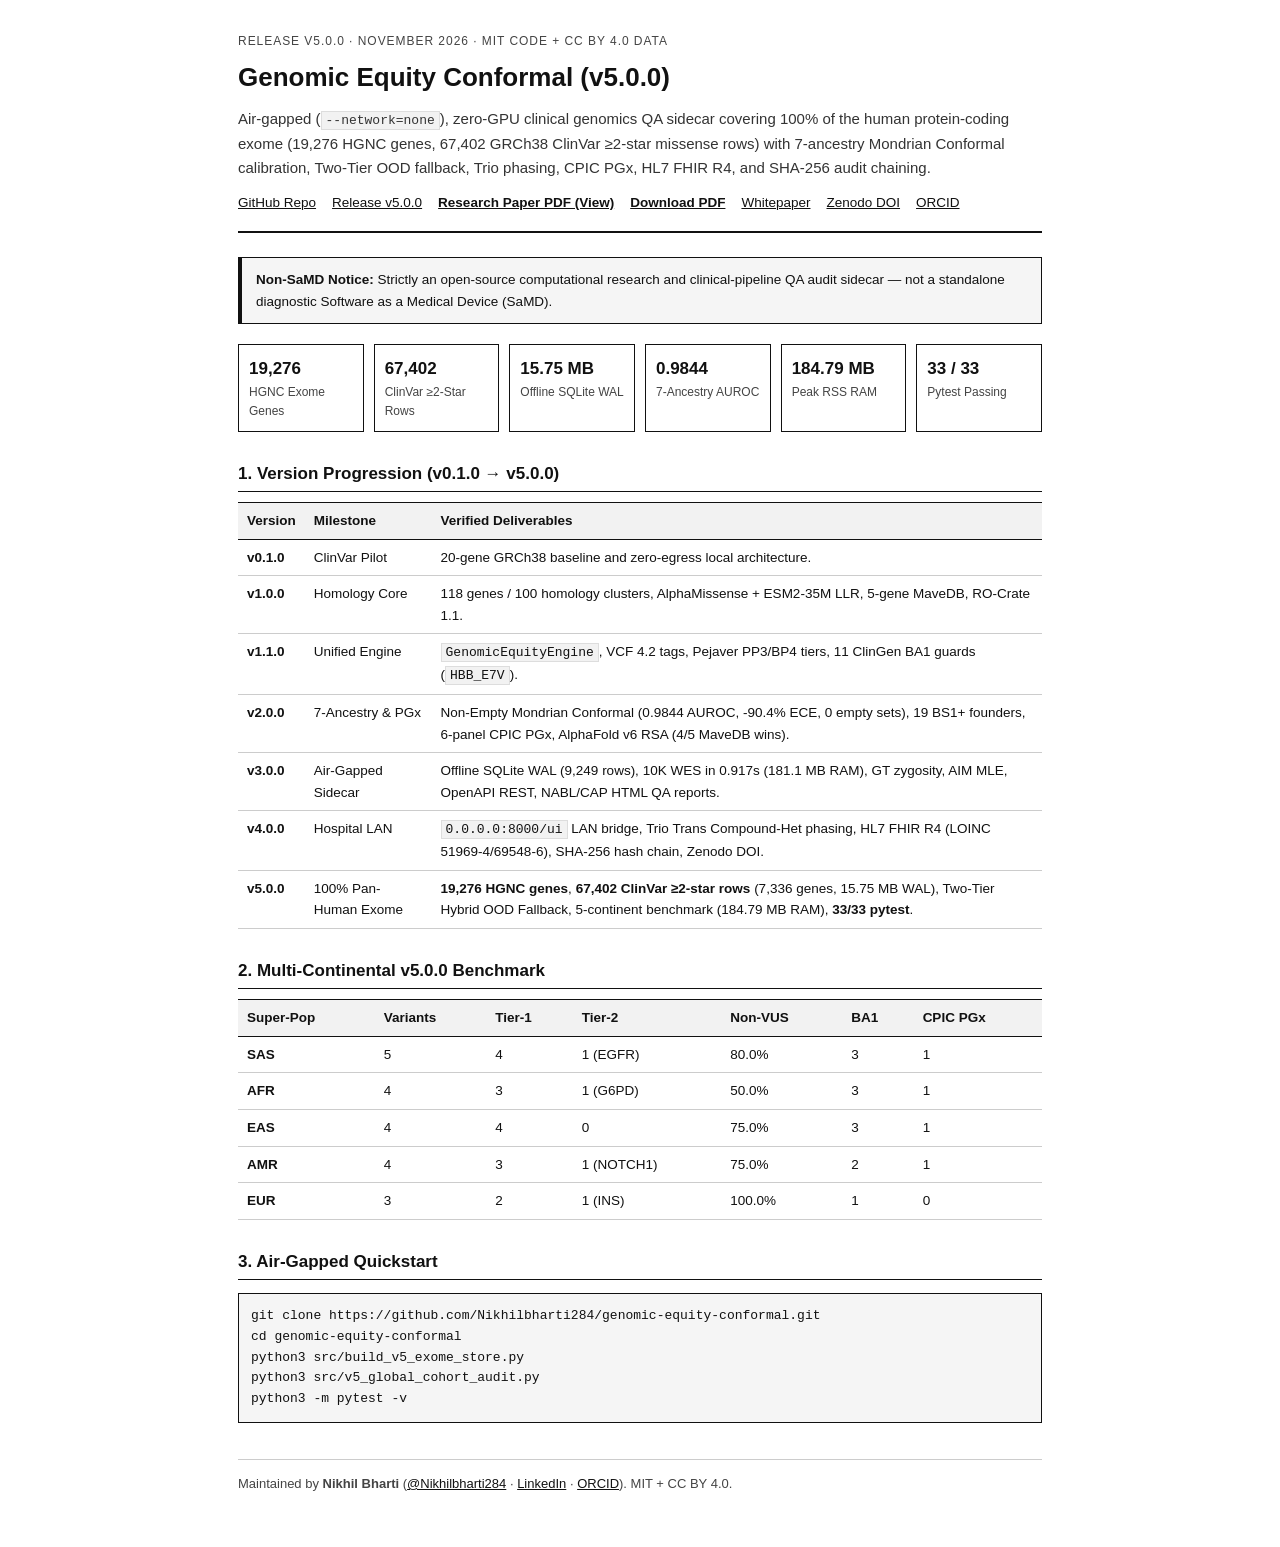
<file: docs/index.html>
<!DOCTYPE html>
<html lang="en">
<head>
  <meta charset="UTF-8">
  <meta name="viewport" content="width=device-width, initial-scale=1.0">
  <title>Genomic Equity Conformal v5.0.0</title>
  <style>
    * { box-sizing: border-box; }
    body { margin: 0; background: #fff; color: #111; font-family: -apple-system, BlinkMacSystemFont, "Segoe UI", Arial, sans-serif; font-size: 15px; line-height: 1.6; }
    main { max-width: 840px; margin: 0 auto; padding: 32px 18px 56px; }
    header { border-bottom: 2px solid #111; padding-bottom: 18px; margin-bottom: 24px; }
    .kicker { font-size: 12px; text-transform: uppercase; letter-spacing: 0.08em; color: #444; margin-bottom: 6px; }
    h1 { font-size: 26px; margin: 0 0 8px; }
    .sub { margin: 0 0 12px; color: #333; }
    .links { display: flex; flex-wrap: wrap; gap: 8px 16px; font-size: 13.5px; }
    a { color: #111; text-decoration: underline; }
    .notice { border: 1px solid #111; border-left: 4px solid #111; background: #f5f5f5; padding: 11px 14px; margin: 20px 0; font-size: 13.5px; }
    .grid { display: grid; grid-template-columns: repeat(auto-fit, minmax(125px, 1fr)); gap: 10px; margin: 20px 0 26px; }
    .box { border: 1px solid #111; padding: 10px; }
    .val { font-size: 17px; font-weight: 700; }
    .lbl { font-size: 12px; color: #444; }
    h2 { font-size: 17px; border-bottom: 1px solid #111; padding-bottom: 4px; margin: 28px 0 10px; }
    .wrap { overflow-x: auto; margin: 10px 0 16px; }
    table { width: 100%; border-collapse: collapse; font-size: 13.5px; }
    th, td { text-align: left; vertical-align: top; padding: 7px 9px; border-bottom: 1px solid #ccc; }
    th { background: #f2f2f2; border-top: 1px solid #111; border-bottom: 1px solid #111; }
    code { font-family: ui-monospace, Menlo, Consolas, monospace; font-size: 13px; background: #f2f2f2; padding: 1px 4px; border: 1px solid #ddd; }
    pre { background: #f5f5f5; border: 1px solid #111; padding: 12px; overflow-x: auto; font-family: ui-monospace, Menlo, Consolas, monospace; font-size: 13px; }
    footer { margin-top: 36px; padding-top: 14px; border-top: 1px solid #ccc; font-size: 13px; color: #444; }
  </style>
</head>
<body>
  <main>
    <header>
      <div class="kicker">Release v5.0.0 &middot; November 2026 &middot; MIT Code + CC BY 4.0 Data</div>
      <h1>Genomic Equity Conformal (v5.0.0)</h1>
      <p class="sub">Air-gapped (<code>--network=none</code>), zero-GPU clinical genomics QA sidecar covering 100% of the human protein-coding exome (19,276 HGNC genes, 67,402 GRCh38 ClinVar &ge;2-star missense rows) with 7-ancestry Mondrian Conformal calibration, Two-Tier OOD fallback, Trio phasing, CPIC PGx, HL7 FHIR R4, and SHA-256 audit chaining.</p>
      <div class="links">
        <a href="https://github.com/Nikhilbharti284/genomic-equity-conformal">GitHub Repo</a>
        <a href="https://github.com/Nikhilbharti284/genomic-equity-conformal/releases/tag/v5.0.0">Release v5.0.0</a>
        <a href="https://drive.google.com/file/d/1Pb96mE9u1tV_icle6zGHkfdLnqzoKXqJ/view?usp=drivesdk" target="_blank"><strong>Research Paper PDF (View)</strong></a>
        <a href="https://drive.google.com/uc?export=download&id=1Pb96mE9u1tV_icle6zGHkfdLnqzoKXqJ" target="_blank"><strong>Download PDF</strong></a>
        <a href="https://nikhilbharti284.github.io/genomic-equity-conformal/whitepaper.html">Whitepaper</a>
        <a href="https://doi.org/10.5281/zenodo.24465257">Zenodo DOI</a>
        <a href="https://orcid.org/0009-0006-3130-9141">ORCID</a>
      </div>
    </header>
    <div class="notice"><strong>Non-SaMD Notice:</strong> Strictly an open-source computational research and clinical-pipeline QA audit sidecar — not a standalone diagnostic Software as a Medical Device (SaMD).</div>
    <div class="grid">
      <div class="box"><div class="val">19,276</div><div class="lbl">HGNC Exome Genes</div></div>
      <div class="box"><div class="val">67,402</div><div class="lbl">ClinVar &ge;2-Star Rows</div></div>
      <div class="box"><div class="val">15.75 MB</div><div class="lbl">Offline SQLite WAL</div></div>
      <div class="box"><div class="val">0.9844</div><div class="lbl">7-Ancestry AUROC</div></div>
      <div class="box"><div class="val">184.79 MB</div><div class="lbl">Peak RSS RAM</div></div>
      <div class="box"><div class="val">33 / 33</div><div class="lbl">Pytest Passing</div></div>
    </div>
    <h2>1. Version Progression (v0.1.0 &rarr; v5.0.0)</h2>
    <div class="wrap">
      <table>
        <thead><tr><th>Version</th><th>Milestone</th><th>Verified Deliverables</th></tr></thead>
        <tbody>
          <tr><td><strong>v0.1.0</strong></td><td>ClinVar Pilot</td><td>20-gene GRCh38 baseline and zero-egress local architecture.</td></tr>
          <tr><td><strong>v1.0.0</strong></td><td>Homology Core</td><td>118 genes / 100 homology clusters, AlphaMissense + ESM2-35M LLR, 5-gene MaveDB, RO-Crate 1.1.</td></tr>
          <tr><td><strong>v1.1.0</strong></td><td>Unified Engine</td><td><code>GenomicEquityEngine</code>, VCF 4.2 tags, Pejaver PP3/BP4 tiers, 11 ClinGen BA1 guards (<code>HBB_E7V</code>).</td></tr>
          <tr><td><strong>v2.0.0</strong></td><td>7-Ancestry &amp; PGx</td><td>Non-Empty Mondrian Conformal (0.9844 AUROC, -90.4% ECE, 0 empty sets), 19 BS1+ founders, 6-panel CPIC PGx, AlphaFold v6 RSA (4/5 MaveDB wins).</td></tr>
          <tr><td><strong>v3.0.0</strong></td><td>Air-Gapped Sidecar</td><td>Offline SQLite WAL (9,249 rows), 10K WES in 0.917s (181.1 MB RAM), GT zygosity, AIM MLE, OpenAPI REST, NABL/CAP HTML QA reports.</td></tr>
          <tr><td><strong>v4.0.0</strong></td><td>Hospital LAN</td><td><code>0.0.0.0:8000/ui</code> LAN bridge, Trio Trans Compound-Het phasing, HL7 FHIR R4 (LOINC 51969-4/69548-6), SHA-256 hash chain, Zenodo DOI.</td></tr>
          <tr><td><strong>v5.0.0</strong></td><td>100% Pan-Human Exome</td><td><strong>19,276 HGNC genes</strong>, <strong>67,402 ClinVar &ge;2-star rows</strong> (7,336 genes, 15.75 MB WAL), Two-Tier Hybrid OOD Fallback, 5-continent benchmark (184.79 MB RAM), <strong>33/33 pytest</strong>.</td></tr>
        </tbody>
      </table>
    </div>
    <h2>2. Multi-Continental v5.0.0 Benchmark</h2>
    <div class="wrap">
      <table>
        <thead><tr><th>Super-Pop</th><th>Variants</th><th>Tier-1</th><th>Tier-2</th><th>Non-VUS</th><th>BA1</th><th>CPIC PGx</th></tr></thead>
        <tbody>
          <tr><td><strong>SAS</strong></td><td>5</td><td>4</td><td>1 (EGFR)</td><td>80.0%</td><td>3</td><td>1</td></tr>
          <tr><td><strong>AFR</strong></td><td>4</td><td>3</td><td>1 (G6PD)</td><td>50.0%</td><td>3</td><td>1</td></tr>
          <tr><td><strong>EAS</strong></td><td>4</td><td>4</td><td>0</td><td>75.0%</td><td>3</td><td>1</td></tr>
          <tr><td><strong>AMR</strong></td><td>4</td><td>3</td><td>1 (NOTCH1)</td><td>75.0%</td><td>2</td><td>1</td></tr>
          <tr><td><strong>EUR</strong></td><td>3</td><td>2</td><td>1 (INS)</td><td>100.0%</td><td>1</td><td>0</td></tr>
        </tbody>
      </table>
    </div>
    <h2>3. Air-Gapped Quickstart</h2>
    <pre>git clone https://github.com/Nikhilbharti284/genomic-equity-conformal.git
cd genomic-equity-conformal
python3 src/build_v5_exome_store.py
python3 src/v5_global_cohort_audit.py
python3 -m pytest -v</pre>
    <footer>Maintained by <strong>Nikhil Bharti</strong> (<a href="https://github.com/Nikhilbharti284">@Nikhilbharti284</a> &middot; <a href="https://www.linkedin.com/in/nikhil-bharti-063b9a225">LinkedIn</a> &middot; <a href="https://orcid.org/0009-0006-3130-9141">ORCID</a>). MIT + CC BY 4.0.</footer>
  </main>
</body>
</html>
</file>
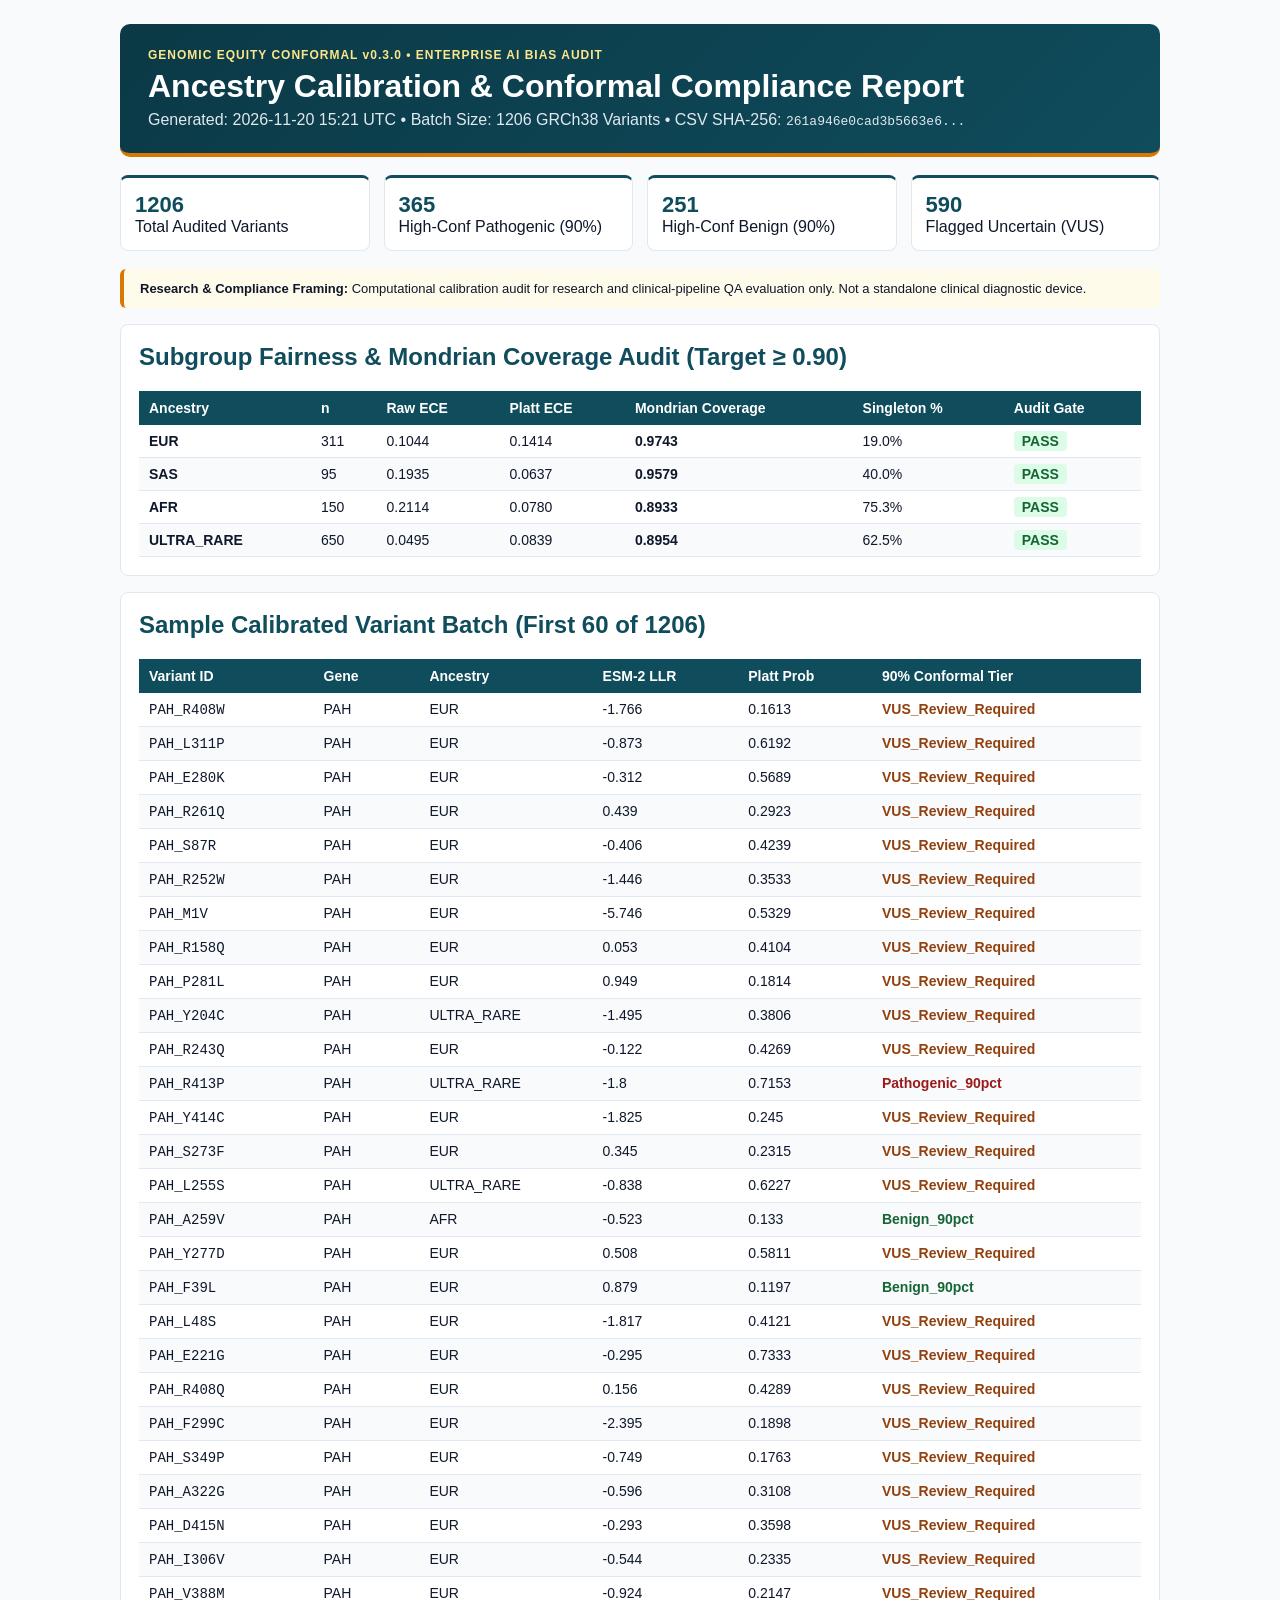
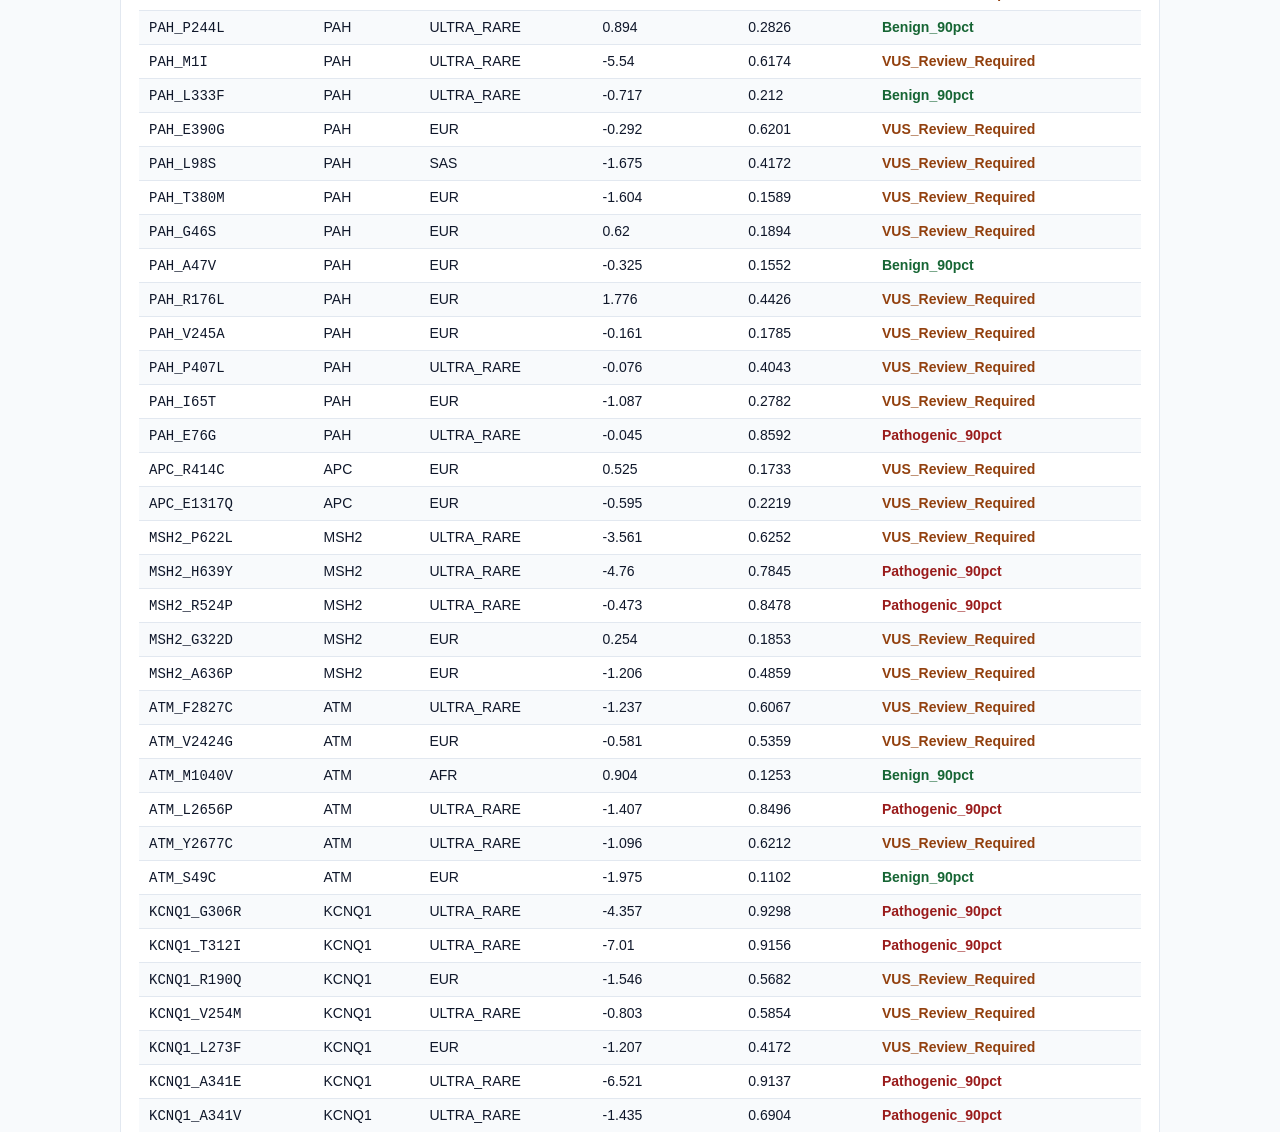
<file: artifacts/enterprise_equity_audit.html>
<!DOCTYPE html>
<html lang="en"><head><meta charset="utf-8"><title>Genomic Equity Enterprise Audit Dashboard</title>
<style>
body{font-family:-apple-system,BlinkMacSystemFont,'Segoe UI',sans-serif;background:#f8fafc;color:#0f172a;margin:0;padding:24px;}
.wrap{max-width:1040px;margin:0 auto;}
.hero{background:linear-gradient(135deg,#0b3946,#0f4c5c);color:#fff;padding:24px 28px;border-radius:10px;border-bottom:4px solid #d97706;}
.kpis{display:grid;grid-template-columns:repeat(4,1fr);gap:14px;margin:18px 0;}
.kpi{background:#fff;border:1px solid #e2e8f0;border-top:3px solid #0f4c5c;border-radius:8px;padding:14px;}
.kpi b{font-size:22px;color:#0f4c5c;display:block;}
.card{background:#fff;border:1px solid #e2e8f0;border-radius:8px;padding:18px;margin:16px 0;}
table{width:100%;border-collapse:collapse;font-size:14px;}
th{background:#0f4c5c;color:#fff;text-align:left;padding:9px 10px;}
td{padding:8px 10px;border-bottom:1px solid #e2e8f0;}
tr:nth-child(even){background:#f8fafc;}
.note{background:#fffbeb;border-left:4px solid #d97706;padding:12px 16px;border-radius:6px;font-size:13px;margin:14px 0;}
</style></head><body><div class="wrap">
<div class="hero"><div style="font-size:12px;color:#fde68a;font-weight:700;letter-spacing:1px;">GENOMIC EQUITY CONFORMAL v0.3.0 &bull; ENTERPRISE AI BIAS AUDIT</div>
<h1 style="margin:6px 0;">Ancestry Calibration &amp; Conformal Compliance Report</h1>
<p style="margin:0;color:#e2e8f0;">Generated: 2026-11-20 15:21 UTC &bull; Batch Size: 1206 GRCh38 Variants &bull; CSV SHA-256: <code>261a946e0cad3b5663e6...</code></p></div>
<div class="kpis">
<div class="kpi"><b>1206</b>Total Audited Variants</div>
<div class="kpi"><b>365</b>High-Conf Pathogenic (90%)</div>
<div class="kpi"><b>251</b>High-Conf Benign (90%)</div>
<div class="kpi"><b>590</b>Flagged Uncertain (VUS)</div>
</div>
<div class="note"><strong>Research &amp; Compliance Framing:</strong> Computational calibration audit for research and clinical-pipeline QA evaluation only. Not a standalone clinical diagnostic device.</div>
<div class="card"><h2 style="margin-top:0;color:#0f4c5c;">Subgroup Fairness &amp; Mondrian Coverage Audit (Target &ge; 0.90)</h2>
<table><thead><tr><th>Ancestry</th><th>n</th><th>Raw ECE</th><th>Platt ECE</th><th>Mondrian Coverage</th><th>Singleton %</th><th>Audit Gate</th></tr></thead><tbody><tr><td><strong>EUR</strong></td><td>311</td><td>0.1044</td><td>0.1414</td><td><strong>0.9743</strong></td><td>19.0%</td><td><span style='padding:2px 8px;border-radius:4px;font-weight:700;color:#166534;background:#dcfce7'>PASS</span></td></tr><tr><td><strong>SAS</strong></td><td>95</td><td>0.1935</td><td>0.0637</td><td><strong>0.9579</strong></td><td>40.0%</td><td><span style='padding:2px 8px;border-radius:4px;font-weight:700;color:#166534;background:#dcfce7'>PASS</span></td></tr><tr><td><strong>AFR</strong></td><td>150</td><td>0.2114</td><td>0.0780</td><td><strong>0.8933</strong></td><td>75.3%</td><td><span style='padding:2px 8px;border-radius:4px;font-weight:700;color:#166534;background:#dcfce7'>PASS</span></td></tr><tr><td><strong>ULTRA_RARE</strong></td><td>650</td><td>0.0495</td><td>0.0839</td><td><strong>0.8954</strong></td><td>62.5%</td><td><span style='padding:2px 8px;border-radius:4px;font-weight:700;color:#166534;background:#dcfce7'>PASS</span></td></tr></tbody></table></div>
<div class="card"><h2 style="margin-top:0;color:#0f4c5c;">Sample Calibrated Variant Batch (First 60 of 1206)</h2>
<table><thead><tr><th>Variant ID</th><th>Gene</th><th>Ancestry</th><th>ESM-2 LLR</th><th>Platt Prob</th><th>90% Conformal Tier</th></tr></thead><tbody><tr><td><code>PAH_R408W</code></td><td>PAH</td><td>EUR</td><td>-1.766</td><td>0.1613</td><td style='font-weight:700;color:#92400e'>VUS_Review_Required</td></tr><tr><td><code>PAH_L311P</code></td><td>PAH</td><td>EUR</td><td>-0.873</td><td>0.6192</td><td style='font-weight:700;color:#92400e'>VUS_Review_Required</td></tr><tr><td><code>PAH_E280K</code></td><td>PAH</td><td>EUR</td><td>-0.312</td><td>0.5689</td><td style='font-weight:700;color:#92400e'>VUS_Review_Required</td></tr><tr><td><code>PAH_R261Q</code></td><td>PAH</td><td>EUR</td><td>0.439</td><td>0.2923</td><td style='font-weight:700;color:#92400e'>VUS_Review_Required</td></tr><tr><td><code>PAH_S87R</code></td><td>PAH</td><td>EUR</td><td>-0.406</td><td>0.4239</td><td style='font-weight:700;color:#92400e'>VUS_Review_Required</td></tr><tr><td><code>PAH_R252W</code></td><td>PAH</td><td>EUR</td><td>-1.446</td><td>0.3533</td><td style='font-weight:700;color:#92400e'>VUS_Review_Required</td></tr><tr><td><code>PAH_M1V</code></td><td>PAH</td><td>EUR</td><td>-5.746</td><td>0.5329</td><td style='font-weight:700;color:#92400e'>VUS_Review_Required</td></tr><tr><td><code>PAH_R158Q</code></td><td>PAH</td><td>EUR</td><td>0.053</td><td>0.4104</td><td style='font-weight:700;color:#92400e'>VUS_Review_Required</td></tr><tr><td><code>PAH_P281L</code></td><td>PAH</td><td>EUR</td><td>0.949</td><td>0.1814</td><td style='font-weight:700;color:#92400e'>VUS_Review_Required</td></tr><tr><td><code>PAH_Y204C</code></td><td>PAH</td><td>ULTRA_RARE</td><td>-1.495</td><td>0.3806</td><td style='font-weight:700;color:#92400e'>VUS_Review_Required</td></tr><tr><td><code>PAH_R243Q</code></td><td>PAH</td><td>EUR</td><td>-0.122</td><td>0.4269</td><td style='font-weight:700;color:#92400e'>VUS_Review_Required</td></tr><tr><td><code>PAH_R413P</code></td><td>PAH</td><td>ULTRA_RARE</td><td>-1.8</td><td>0.7153</td><td style='font-weight:700;color:#991b1b'>Pathogenic_90pct</td></tr><tr><td><code>PAH_Y414C</code></td><td>PAH</td><td>EUR</td><td>-1.825</td><td>0.245</td><td style='font-weight:700;color:#92400e'>VUS_Review_Required</td></tr><tr><td><code>PAH_S273F</code></td><td>PAH</td><td>EUR</td><td>0.345</td><td>0.2315</td><td style='font-weight:700;color:#92400e'>VUS_Review_Required</td></tr><tr><td><code>PAH_L255S</code></td><td>PAH</td><td>ULTRA_RARE</td><td>-0.838</td><td>0.6227</td><td style='font-weight:700;color:#92400e'>VUS_Review_Required</td></tr><tr><td><code>PAH_A259V</code></td><td>PAH</td><td>AFR</td><td>-0.523</td><td>0.133</td><td style='font-weight:700;color:#166534'>Benign_90pct</td></tr><tr><td><code>PAH_Y277D</code></td><td>PAH</td><td>EUR</td><td>0.508</td><td>0.5811</td><td style='font-weight:700;color:#92400e'>VUS_Review_Required</td></tr><tr><td><code>PAH_F39L</code></td><td>PAH</td><td>EUR</td><td>0.879</td><td>0.1197</td><td style='font-weight:700;color:#166534'>Benign_90pct</td></tr><tr><td><code>PAH_L48S</code></td><td>PAH</td><td>EUR</td><td>-1.817</td><td>0.4121</td><td style='font-weight:700;color:#92400e'>VUS_Review_Required</td></tr><tr><td><code>PAH_E221G</code></td><td>PAH</td><td>EUR</td><td>-0.295</td><td>0.7333</td><td style='font-weight:700;color:#92400e'>VUS_Review_Required</td></tr><tr><td><code>PAH_R408Q</code></td><td>PAH</td><td>EUR</td><td>0.156</td><td>0.4289</td><td style='font-weight:700;color:#92400e'>VUS_Review_Required</td></tr><tr><td><code>PAH_F299C</code></td><td>PAH</td><td>EUR</td><td>-2.395</td><td>0.1898</td><td style='font-weight:700;color:#92400e'>VUS_Review_Required</td></tr><tr><td><code>PAH_S349P</code></td><td>PAH</td><td>EUR</td><td>-0.749</td><td>0.1763</td><td style='font-weight:700;color:#92400e'>VUS_Review_Required</td></tr><tr><td><code>PAH_A322G</code></td><td>PAH</td><td>EUR</td><td>-0.596</td><td>0.3108</td><td style='font-weight:700;color:#92400e'>VUS_Review_Required</td></tr><tr><td><code>PAH_D415N</code></td><td>PAH</td><td>EUR</td><td>-0.293</td><td>0.3598</td><td style='font-weight:700;color:#92400e'>VUS_Review_Required</td></tr><tr><td><code>PAH_I306V</code></td><td>PAH</td><td>EUR</td><td>-0.544</td><td>0.2335</td><td style='font-weight:700;color:#92400e'>VUS_Review_Required</td></tr><tr><td><code>PAH_V388M</code></td><td>PAH</td><td>EUR</td><td>-0.924</td><td>0.2147</td><td style='font-weight:700;color:#92400e'>VUS_Review_Required</td></tr><tr><td><code>PAH_P244L</code></td><td>PAH</td><td>ULTRA_RARE</td><td>0.894</td><td>0.2826</td><td style='font-weight:700;color:#166534'>Benign_90pct</td></tr><tr><td><code>PAH_M1I</code></td><td>PAH</td><td>ULTRA_RARE</td><td>-5.54</td><td>0.6174</td><td style='font-weight:700;color:#92400e'>VUS_Review_Required</td></tr><tr><td><code>PAH_L333F</code></td><td>PAH</td><td>ULTRA_RARE</td><td>-0.717</td><td>0.212</td><td style='font-weight:700;color:#166534'>Benign_90pct</td></tr><tr><td><code>PAH_E390G</code></td><td>PAH</td><td>EUR</td><td>-0.292</td><td>0.6201</td><td style='font-weight:700;color:#92400e'>VUS_Review_Required</td></tr><tr><td><code>PAH_L98S</code></td><td>PAH</td><td>SAS</td><td>-1.675</td><td>0.4172</td><td style='font-weight:700;color:#92400e'>VUS_Review_Required</td></tr><tr><td><code>PAH_T380M</code></td><td>PAH</td><td>EUR</td><td>-1.604</td><td>0.1589</td><td style='font-weight:700;color:#92400e'>VUS_Review_Required</td></tr><tr><td><code>PAH_G46S</code></td><td>PAH</td><td>EUR</td><td>0.62</td><td>0.1894</td><td style='font-weight:700;color:#92400e'>VUS_Review_Required</td></tr><tr><td><code>PAH_A47V</code></td><td>PAH</td><td>EUR</td><td>-0.325</td><td>0.1552</td><td style='font-weight:700;color:#166534'>Benign_90pct</td></tr><tr><td><code>PAH_R176L</code></td><td>PAH</td><td>EUR</td><td>1.776</td><td>0.4426</td><td style='font-weight:700;color:#92400e'>VUS_Review_Required</td></tr><tr><td><code>PAH_V245A</code></td><td>PAH</td><td>EUR</td><td>-0.161</td><td>0.1785</td><td style='font-weight:700;color:#92400e'>VUS_Review_Required</td></tr><tr><td><code>PAH_P407L</code></td><td>PAH</td><td>ULTRA_RARE</td><td>-0.076</td><td>0.4043</td><td style='font-weight:700;color:#92400e'>VUS_Review_Required</td></tr><tr><td><code>PAH_I65T</code></td><td>PAH</td><td>EUR</td><td>-1.087</td><td>0.2782</td><td style='font-weight:700;color:#92400e'>VUS_Review_Required</td></tr><tr><td><code>PAH_E76G</code></td><td>PAH</td><td>ULTRA_RARE</td><td>-0.045</td><td>0.8592</td><td style='font-weight:700;color:#991b1b'>Pathogenic_90pct</td></tr><tr><td><code>APC_R414C</code></td><td>APC</td><td>EUR</td><td>0.525</td><td>0.1733</td><td style='font-weight:700;color:#92400e'>VUS_Review_Required</td></tr><tr><td><code>APC_E1317Q</code></td><td>APC</td><td>EUR</td><td>-0.595</td><td>0.2219</td><td style='font-weight:700;color:#92400e'>VUS_Review_Required</td></tr><tr><td><code>MSH2_P622L</code></td><td>MSH2</td><td>ULTRA_RARE</td><td>-3.561</td><td>0.6252</td><td style='font-weight:700;color:#92400e'>VUS_Review_Required</td></tr><tr><td><code>MSH2_H639Y</code></td><td>MSH2</td><td>ULTRA_RARE</td><td>-4.76</td><td>0.7845</td><td style='font-weight:700;color:#991b1b'>Pathogenic_90pct</td></tr><tr><td><code>MSH2_R524P</code></td><td>MSH2</td><td>ULTRA_RARE</td><td>-0.473</td><td>0.8478</td><td style='font-weight:700;color:#991b1b'>Pathogenic_90pct</td></tr><tr><td><code>MSH2_G322D</code></td><td>MSH2</td><td>EUR</td><td>0.254</td><td>0.1853</td><td style='font-weight:700;color:#92400e'>VUS_Review_Required</td></tr><tr><td><code>MSH2_A636P</code></td><td>MSH2</td><td>EUR</td><td>-1.206</td><td>0.4859</td><td style='font-weight:700;color:#92400e'>VUS_Review_Required</td></tr><tr><td><code>ATM_F2827C</code></td><td>ATM</td><td>ULTRA_RARE</td><td>-1.237</td><td>0.6067</td><td style='font-weight:700;color:#92400e'>VUS_Review_Required</td></tr><tr><td><code>ATM_V2424G</code></td><td>ATM</td><td>EUR</td><td>-0.581</td><td>0.5359</td><td style='font-weight:700;color:#92400e'>VUS_Review_Required</td></tr><tr><td><code>ATM_M1040V</code></td><td>ATM</td><td>AFR</td><td>0.904</td><td>0.1253</td><td style='font-weight:700;color:#166534'>Benign_90pct</td></tr><tr><td><code>ATM_L2656P</code></td><td>ATM</td><td>ULTRA_RARE</td><td>-1.407</td><td>0.8496</td><td style='font-weight:700;color:#991b1b'>Pathogenic_90pct</td></tr><tr><td><code>ATM_Y2677C</code></td><td>ATM</td><td>ULTRA_RARE</td><td>-1.096</td><td>0.6212</td><td style='font-weight:700;color:#92400e'>VUS_Review_Required</td></tr><tr><td><code>ATM_S49C</code></td><td>ATM</td><td>EUR</td><td>-1.975</td><td>0.1102</td><td style='font-weight:700;color:#166534'>Benign_90pct</td></tr><tr><td><code>KCNQ1_G306R</code></td><td>KCNQ1</td><td>ULTRA_RARE</td><td>-4.357</td><td>0.9298</td><td style='font-weight:700;color:#991b1b'>Pathogenic_90pct</td></tr><tr><td><code>KCNQ1_T312I</code></td><td>KCNQ1</td><td>ULTRA_RARE</td><td>-7.01</td><td>0.9156</td><td style='font-weight:700;color:#991b1b'>Pathogenic_90pct</td></tr><tr><td><code>KCNQ1_R190Q</code></td><td>KCNQ1</td><td>EUR</td><td>-1.546</td><td>0.5682</td><td style='font-weight:700;color:#92400e'>VUS_Review_Required</td></tr><tr><td><code>KCNQ1_V254M</code></td><td>KCNQ1</td><td>ULTRA_RARE</td><td>-0.803</td><td>0.5854</td><td style='font-weight:700;color:#92400e'>VUS_Review_Required</td></tr><tr><td><code>KCNQ1_L273F</code></td><td>KCNQ1</td><td>EUR</td><td>-1.207</td><td>0.4172</td><td style='font-weight:700;color:#92400e'>VUS_Review_Required</td></tr><tr><td><code>KCNQ1_A341E</code></td><td>KCNQ1</td><td>ULTRA_RARE</td><td>-6.521</td><td>0.9137</td><td style='font-weight:700;color:#991b1b'>Pathogenic_90pct</td></tr><tr><td><code>KCNQ1_A341V</code></td><td>KCNQ1</td><td>ULTRA_RARE</td><td>-1.435</td><td>0.6904</td><td style='font-weight:700;color:#991b1b'>Pathogenic_90pct</td></tr></tbody></table></div>
</div></body></html>
</file>
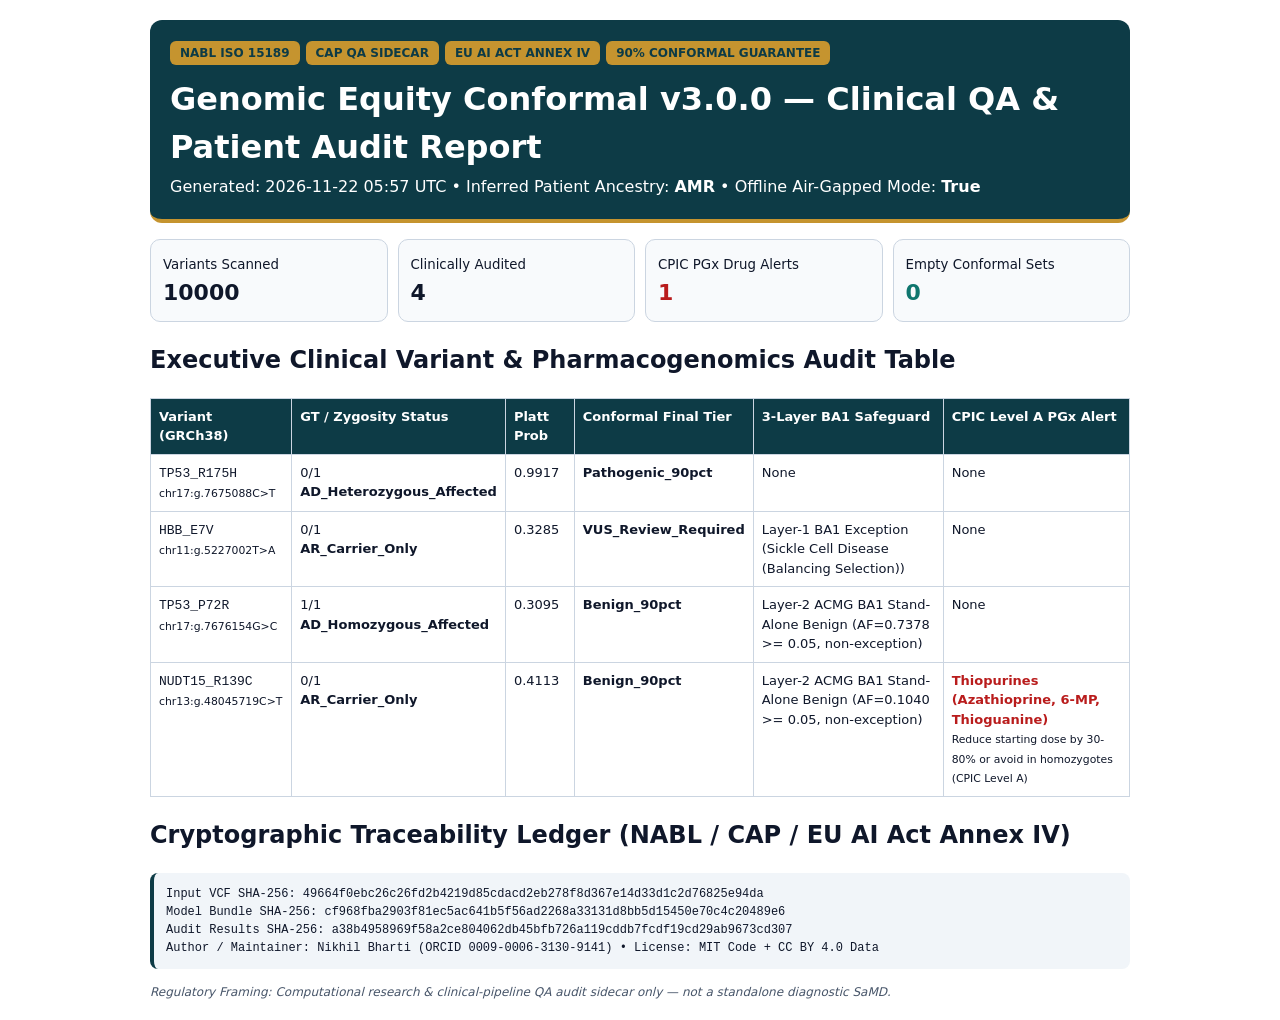
<file: artifacts/v3_clinical_qa_report.html>
<!doctype html><html lang="en"><head><meta charset="utf-8"><meta name="viewport" content="width=device-width,initial-scale=1">
<title>Clinical QA &amp; Regulatory Audit Report — Genomic Equity Conformal v3.0.0</title>
<style>
  body{font-family:system-ui,-apple-system,sans-serif;max-width:980px;margin:20px auto;padding:0 16px;color:#0f172a;line-height:1.5}
  .hdr{background:#0d3b46;color:#fff;padding:20px;border-radius:12px;border-bottom:4px solid #c5942f}
  .badge{display:inline-block;background:#c5942f;color:#0d3b46;font-weight:800;padding:3px 10px;border-radius:6px;font-size:12px;margin-right:6px}
  .kpis{display:grid;grid-template-columns:repeat(auto-fit,minmax(180px,1fr));gap:10px;margin:16px 0}
  .kpi{background:#f8fafc;border:1px solid #cbd5e1;border-radius:10px;padding:12px}
  table{width:100%;border-collapse:collapse;font-size:13px;margin:14px 0}
  th,td{border:1px solid #cbd5e1;padding:8px;text-align:left;vertical-align:top}
  th{background:#0d3b46;color:#fff}
  .trace{background:#f1f5f9;border-left:4px solid #0d3b46;padding:12px;border-radius:8px;font-family:monospace;font-size:12px;word-break:break-all}
</style></head><body>
<div class="hdr">
  <div><span class="badge">NABL ISO 15189</span><span class="badge">CAP QA SIDECAR</span><span class="badge">EU AI ACT ANNEX IV</span><span class="badge">90% CONFORMAL GUARANTEE</span></div>
  <h1 style="margin:10px 0 4px">Genomic Equity Conformal v3.0.0 &#8212; Clinical QA &amp; Patient Audit Report</h1>
  <div>Generated: 2026-11-22 05:57 UTC &bull; Inferred Patient Ancestry: <strong>AMR</strong> &bull; Offline Air-Gapped Mode: <strong>True</strong></div>
</div>
<div class="kpis">
  <div class="kpi"><small>Variants Scanned</small><div style="font-size:22px;font-weight:800">10000</div></div>
  <div class="kpi"><small>Clinically Audited</small><div style="font-size:22px;font-weight:800">4</div></div>
  <div class="kpi"><small>CPIC PGx Drug Alerts</small><div style="font-size:22px;font-weight:800;color:#b91c1c">1</div></div>
  <div class="kpi"><small>Empty Conformal Sets</small><div style="font-size:22px;font-weight:800;color:#0f766e">0</div></div>
</div>
<h2>Executive Clinical Variant &amp; Pharmacogenomics Audit Table</h2>
<table>
  <tr><th>Variant (GRCh38)</th><th>GT / Zygosity Status</th><th>Platt Prob</th><th>Conformal Final Tier</th><th>3-Layer BA1 Safeguard</th><th>CPIC Level A PGx Alert</th></tr>
  <tr><td><code>TP53_R175H</code><br><small>chr17:g.7675088C&gt;T</small></td><td>0/1<br><strong>AD_Heterozygous_Affected</strong></td><td>0.9917</td><td><strong>Pathogenic_90pct</strong></td><td>None</td><td>None</td></tr><tr><td><code>HBB_E7V</code><br><small>chr11:g.5227002T&gt;A</small></td><td>0/1<br><strong>AR_Carrier_Only</strong></td><td>0.3285</td><td><strong>VUS_Review_Required</strong></td><td>Layer-1 BA1 Exception (Sickle Cell Disease (Balancing Selection))</td><td>None</td></tr><tr><td><code>TP53_P72R</code><br><small>chr17:g.7676154G&gt;C</small></td><td>1/1<br><strong>AD_Homozygous_Affected</strong></td><td>0.3095</td><td><strong>Benign_90pct</strong></td><td>Layer-2 ACMG BA1 Stand-Alone Benign (AF=0.7378 &gt;= 0.05, non-exception)</td><td>None</td></tr><tr><td><code>NUDT15_R139C</code><br><small>chr13:g.48045719C&gt;T</small></td><td>0/1<br><strong>AR_Carrier_Only</strong></td><td>0.4113</td><td><strong>Benign_90pct</strong></td><td>Layer-2 ACMG BA1 Stand-Alone Benign (AF=0.1040 &gt;= 0.05, non-exception)</td><td><strong style='color:#b91c1c'>Thiopurines (Azathioprine, 6-MP, Thioguanine)</strong><br><small>Reduce starting dose by 30-80% or avoid in homozygotes (CPIC Level A)</small></td></tr>
</table>
<h2>Cryptographic Traceability Ledger (NABL / CAP / EU AI Act Annex IV)</h2>
<div class="trace">
  Input VCF SHA-256: 49664f0ebc26c26fd2b4219d85cdacd2eb278f8d367e14d33d1c2d76825e94da<br>
  Model Bundle SHA-256: cf968fba2903f81ec5ac641b5f56ad2268a33131d8bb5d15450e70c4c20489e6<br>
  Audit Results SHA-256: a38b4958969f58a2ce804062db45bfb726a119cddb7fcdf19cd29ab9673cd307<br>
  Author / Maintainer: Nikhil Bharti (ORCID 0009-0006-3130-9141) &bull; License: MIT Code + CC BY 4.0 Data
</div>
<p style="font-size:12px;color:#475569;margin-top:14px"><em>Regulatory Framing: Computational research &amp; clinical-pipeline QA audit sidecar only &#8212; not a standalone diagnostic SaMD.</em></p>
</body></html>
</file>
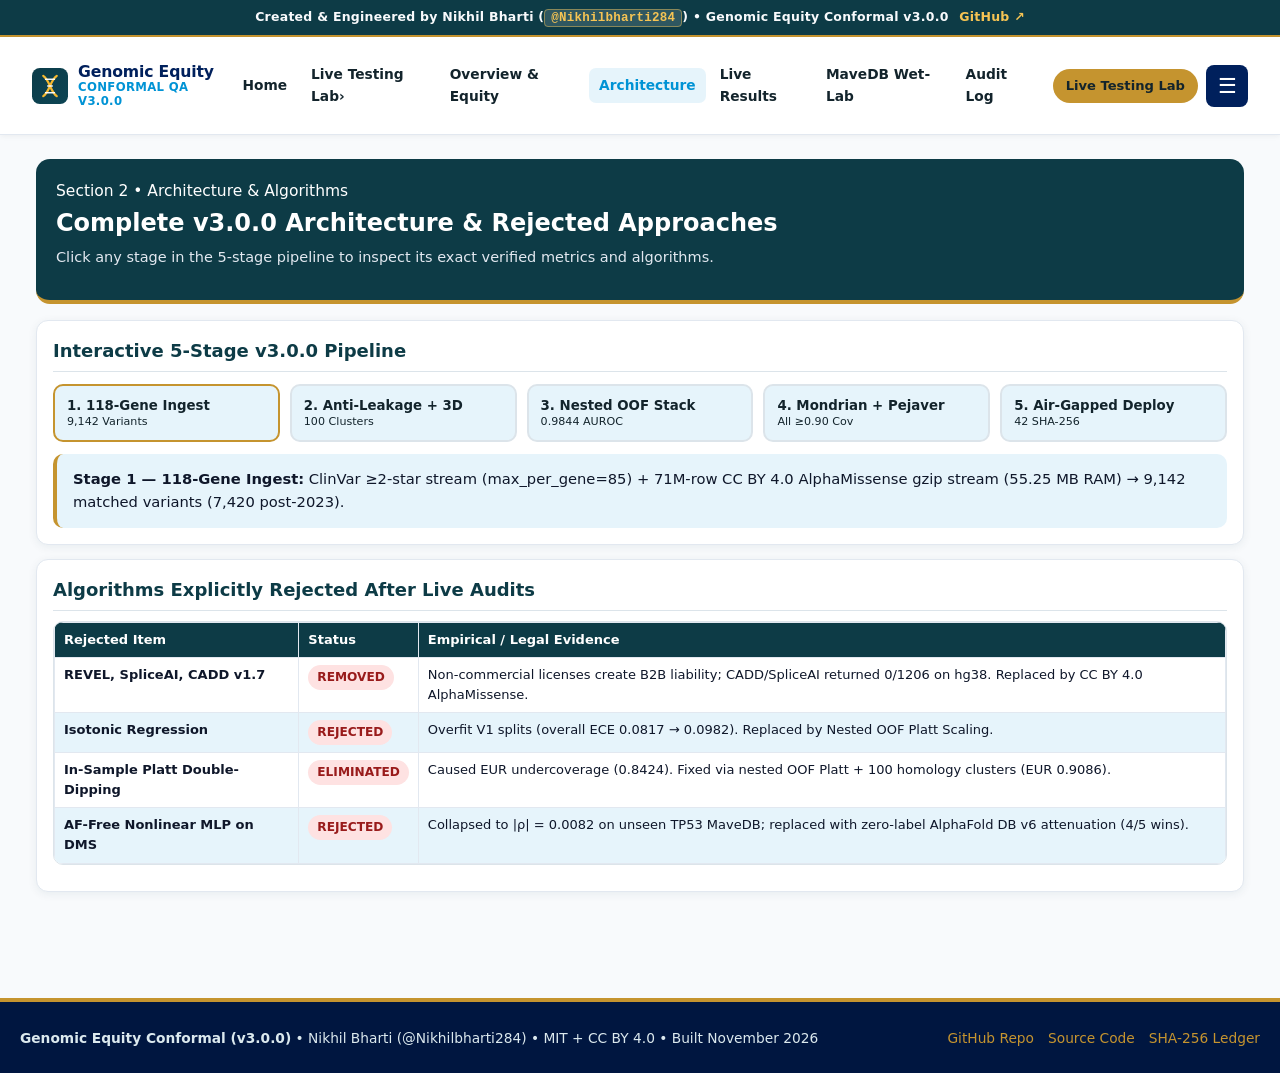
<file: docs/architecture.html>
<!DOCTYPE html><html lang="en"><head><meta charset="utf-8"><meta name="viewport" content="width=device-width,initial-scale=1">
<title>Architecture — Genomic Equity Conformal (v3.0.0)</title><meta name="theme-color" content="#00205C">
<link rel="manifest" href="manifest.json">
<link rel="icon" type="image/svg+xml" href="assets/favicon.svg">
<link href="https://fonts.googleapis.com/css2?family=Inter:wght@400;600;700;800&family=JetBrains+Mono:wght@400;600&display=swap" rel="stylesheet">
<link rel="stylesheet" href="css/style.css?v=7"></head><body>
<div id="progress-bar"></div>
<div class="author-ribbon">Created &amp; Engineered by <strong>Nikhil Bharti</strong> (<span class="author-handle" style="background:rgba(255,255,255,0.14);color:#f6c453;border:1px solid rgba(246,196,83,0.45);padding:1px 6px;border-radius:4px;font-weight:700">@Nikhilbharti284</span>) &bull; Genomic Equity Conformal v3.0.0 <a href="https://github.com/Nikhilbharti284/genomic-equity-conformal" target="_blank">GitHub &nearr;</a></div>
<header class="who-header"><div class="header-inner">
  <a class="who-brand" href="index.html"><img src="assets/favicon.svg" alt="Logo"><div class="brand-text"><strong>Genomic Equity</strong><span>Conformal QA v3.0.0</span></div></a>
  <nav class="desktop-nav" aria-label="Primary"><a href="index.html" class="">Home</a><a href="lab.html"><span>Live Testing Lab</span><span class="chev">›</span></a><a href="overview.html" class="">Overview & Equity</a><a href="architecture.html" class="active">Architecture</a><a href="results.html" class="">Live Results</a><a href="mavedb.html" class="">MaveDB Wet-Lab</a><a href="audit.html" class="">Audit Log</a></nav>
  <div class="header-actions"><a class="pill-cta" href="lab.html">Live Testing Lab</a><button id="menu-open" class="who-burger" type="button" aria-label="Open menu">☰</button></div>
</div></header>

<div id="who-drawer" class="who-drawer" role="dialog" aria-modal="true" aria-label="Navigation menu">
  <div class="drawer-top"><a class="drawer-brand" href="index.html"><img src="assets/favicon.svg" width="30" height="30" alt="Logo"><span>Genomic Equity v3.0.0</span></a><button id="menu-close" class="drawer-close" type="button" aria-label="Close menu">&times;</button></div>
  <div class="drawer-tools"><input id="drawer-search" class="drawer-search" type="search" placeholder="Search research portal..."><button id="theme-toggle" class="drawer-theme" type="button">☾ Dark</button></div>
  <div id="drawer-results" class="drawer-results"></div>
  <nav class="drawer-links"><a href="index.html" class=""><span>Home</span><span class="chev">›</span></a><a href="overview.html" class=""><span>Overview & Equity</span><span class="chev">›</span></a><a href="architecture.html" class="active"><span>Architecture</span><span class="chev">›</span></a><a href="results.html" class=""><span>Live Results</span><span class="chev">›</span></a><a href="mavedb.html" class=""><span>MaveDB Wet-Lab</span><span class="chev">›</span></a><a href="audit.html" class=""><span>Audit Log</span><span class="chev">›</span></a><a href="deploy.html" class=""><span>Codespaces & Docker</span><span class="chev">›</span></a><a href="provenance.html" class=""><span>Provenance & Funding</span><span class="chev">›</span></a><a href="code.html" class=""><span>Source Code</span><span class="chev">›</span></a></nav>
</div>

<div class="container"><section class="hero"><div class="hero-eyebrow">Section 2 &bull; Architecture &amp; Algorithms</div><h1>Complete v3.0.0 Architecture &amp; Rejected Approaches</h1><p>Click any stage in the 5-stage pipeline to inspect its exact verified metrics and algorithms.</p></section>
<section id="pipeline" class="card"><h2>Interactive 5-Stage v3.0.0 Pipeline</h2><div class="pipeline">
<button class="pipe-stage active" type="button" data-detail="<strong>Stage 1 — 118-Gene Ingest:</strong> ClinVar &ge;2-star stream (max_per_gene=85) + 71M-row CC BY 4.0 AlphaMissense gzip stream (55.25 MB RAM) &rarr; 9,142 matched variants (7,420 post-2023)."><strong>1. 118-Gene Ingest</strong><br><small>9,142 Variants</small></button>
<button class="pipe-stage" type="button" data-detail="<strong>Stage 2 — Anti-Leakage + 3D:</strong> 5-mer + Union-Find clusters 119 genes into 101 homology clusters (45 paralogs merged) + ESM2-35M SQLite WAL (629 MB RAM) + AlphaFold DB v6 pLDDT."><strong>2. Anti-Leakage + 3D</strong><br><small>100 Clusters</small></button>
<button class="pipe-stage" type="button" data-detail="<strong>Stage 3 — Nested OOF Stack:</strong> 5-Fold Cluster GroupKFold (MLP + HistGBM + LogReg) + Nested OOF Platt Scaling &rarr; <strong>0.9844 AUROC</strong> (p &lt; 0.001 vs AlphaMissense 0.9583), 0.0122 ECE (&minus;82.2%)."><strong>3. Nested OOF Stack</strong><br><small>0.9844 AUROC</small></button>
<button class="pipe-stage" type="button" data-detail="<strong>Stage 4 — Mondrian + Pejaver + BA1 Guard:</strong> Non-Empty Mondrian (0 empty sets, all 4 cohorts &ge;0.90 cov) + AF-free ClinGen Pejaver PP3/BP4 + 3-Layer BA1 Exception Safeguard (HBB_E7V)."><strong>4. Mondrian + Pejaver</strong><br><small>All &ge;0.90 Cov</small></button>
<button class="pipe-stage" type="button" data-detail="<strong>Stage 5 — Air-Gapped Deploy:</strong> Unified src/inference_engine.py + Raw VCF 4.2 + CLI + API + Zero-Egress Docker (--network=none) + W3C RO-Crate 1.1 (42 SHA-256 files)."><strong>5. Air-Gapped Deploy</strong><br><small>42 SHA-256</small></button></div>
<div id="pipe-detail" class="pipe-detail"><strong>Stage 1 — 118-Gene Ingest:</strong> ClinVar &ge;2-star stream (max_per_gene=85) + 71M-row CC BY 4.0 AlphaMissense gzip stream (55.25 MB RAM) &rarr; 9,142 matched variants (7,420 post-2023).</div></section>
<section id="rejected" class="card"><h2>Algorithms Explicitly Rejected After Live Audits</h2><div class="table-wrap"><table><thead><tr><th>Rejected Item</th><th>Status</th><th>Empirical / Legal Evidence</th></tr></thead><tbody>
<tr><td><strong>REVEL, SpliceAI, CADD v1.7</strong></td><td><span class="chip chip-danger">REMOVED</span></td><td>Non-commercial licenses create B2B liability; CADD/SpliceAI returned 0/1206 on hg38. Replaced by CC BY 4.0 AlphaMissense.</td></tr>
<tr><td><strong>Isotonic Regression</strong></td><td><span class="chip chip-danger">REJECTED</span></td><td>Overfit V1 splits (overall ECE 0.0817 &rarr; 0.0982). Replaced by Nested OOF Platt Scaling.</td></tr>
<tr><td><strong>In-Sample Platt Double-Dipping</strong></td><td><span class="chip chip-danger">ELIMINATED</span></td><td>Caused EUR undercoverage (0.8424). Fixed via nested OOF Platt + 100 homology clusters (EUR 0.9086).</td></tr>
<tr><td><strong>AF-Free Nonlinear MLP on DMS</strong></td><td><span class="chip chip-danger">REJECTED</span></td><td>Collapsed to |&rho;| = 0.0082 on unseen TP53 MaveDB; replaced with zero-label AlphaFold DB v6 attenuation (4/5 wins).</td></tr></tbody></table></div></section></div>

<button id="back-to-top" type="button" aria-label="Back to top">↑</button>
<footer><div class="footer-inner">
  <div><strong>Genomic Equity Conformal (v3.0.0)</strong> &bull; Nikhil Bharti (@Nikhilbharti284) &bull; MIT + CC BY 4.0 &bull; Built November 2026</div>
  <div style="display:flex;gap:14px"><a href="https://github.com/Nikhilbharti284/genomic-equity-conformal" target="_blank">GitHub Repo</a><a href="code.html">Source Code</a><a href="provenance.html">SHA-256 Ledger</a></div>
</div></footer>
<script src="js/main.js"></script></body></html>
</file>
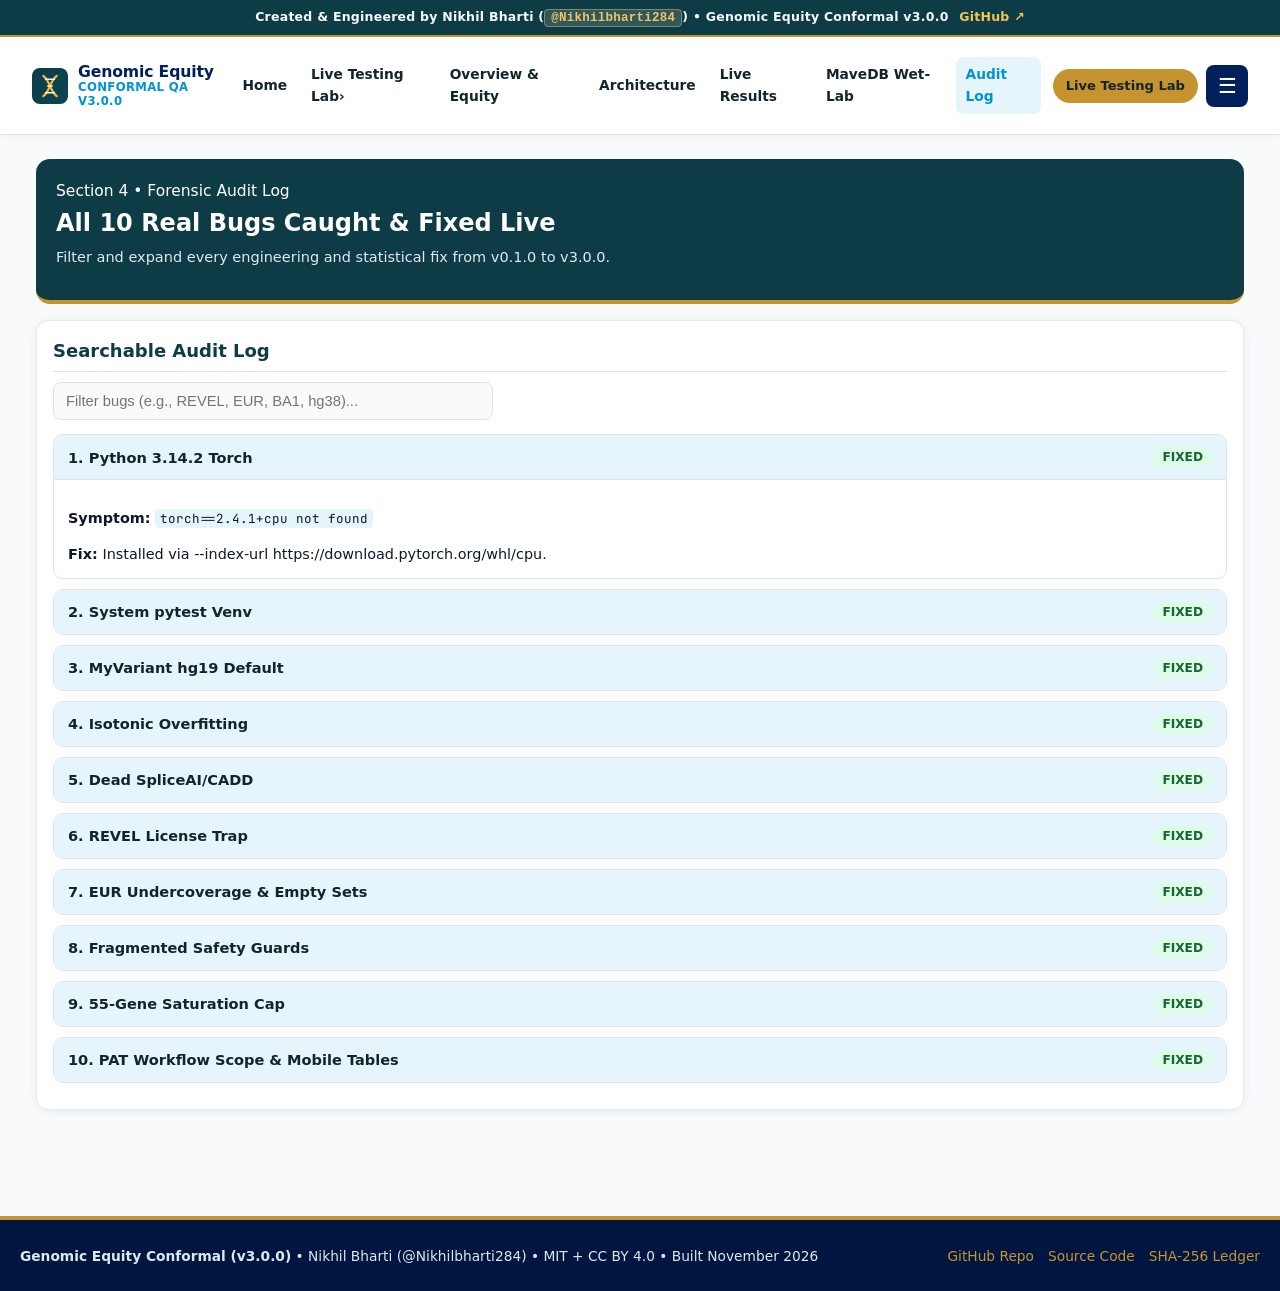
<file: docs/audit.html>
<!DOCTYPE html><html lang="en"><head><meta charset="utf-8"><meta name="viewport" content="width=device-width,initial-scale=1">
<title>Audit Log — Genomic Equity Conformal (v3.0.0)</title><meta name="theme-color" content="#00205C">
<link rel="manifest" href="manifest.json">
<link rel="icon" type="image/svg+xml" href="assets/favicon.svg">
<link href="https://fonts.googleapis.com/css2?family=Inter:wght@400;600;700;800&family=JetBrains+Mono:wght@400;600&display=swap" rel="stylesheet">
<link rel="stylesheet" href="css/style.css?v=7"></head><body>
<div id="progress-bar"></div>
<div class="author-ribbon">Created &amp; Engineered by <strong>Nikhil Bharti</strong> (<span class="author-handle" style="background:rgba(255,255,255,0.14);color:#f6c453;border:1px solid rgba(246,196,83,0.45);padding:1px 6px;border-radius:4px;font-weight:700">@Nikhilbharti284</span>) &bull; Genomic Equity Conformal v3.0.0 <a href="https://github.com/Nikhilbharti284/genomic-equity-conformal" target="_blank">GitHub &nearr;</a></div>
<header class="who-header"><div class="header-inner">
  <a class="who-brand" href="index.html"><img src="assets/favicon.svg" alt="Logo"><div class="brand-text"><strong>Genomic Equity</strong><span>Conformal QA v3.0.0</span></div></a>
  <nav class="desktop-nav" aria-label="Primary"><a href="index.html" class="">Home</a><a href="lab.html"><span>Live Testing Lab</span><span class="chev">›</span></a><a href="overview.html" class="">Overview & Equity</a><a href="architecture.html" class="">Architecture</a><a href="results.html" class="">Live Results</a><a href="mavedb.html" class="">MaveDB Wet-Lab</a><a href="audit.html" class="active">Audit Log</a></nav>
  <div class="header-actions"><a class="pill-cta" href="lab.html">Live Testing Lab</a><button id="menu-open" class="who-burger" type="button" aria-label="Open menu">☰</button></div>
</div></header>

<div id="who-drawer" class="who-drawer" role="dialog" aria-modal="true" aria-label="Navigation menu">
  <div class="drawer-top"><a class="drawer-brand" href="index.html"><img src="assets/favicon.svg" width="30" height="30" alt="Logo"><span>Genomic Equity v3.0.0</span></a><button id="menu-close" class="drawer-close" type="button" aria-label="Close menu">&times;</button></div>
  <div class="drawer-tools"><input id="drawer-search" class="drawer-search" type="search" placeholder="Search research portal..."><button id="theme-toggle" class="drawer-theme" type="button">☾ Dark</button></div>
  <div id="drawer-results" class="drawer-results"></div>
  <nav class="drawer-links"><a href="index.html" class=""><span>Home</span><span class="chev">›</span></a><a href="overview.html" class=""><span>Overview & Equity</span><span class="chev">›</span></a><a href="architecture.html" class=""><span>Architecture</span><span class="chev">›</span></a><a href="results.html" class=""><span>Live Results</span><span class="chev">›</span></a><a href="mavedb.html" class=""><span>MaveDB Wet-Lab</span><span class="chev">›</span></a><a href="audit.html" class="active"><span>Audit Log</span><span class="chev">›</span></a><a href="deploy.html" class=""><span>Codespaces & Docker</span><span class="chev">›</span></a><a href="provenance.html" class=""><span>Provenance & Funding</span><span class="chev">›</span></a><a href="code.html" class=""><span>Source Code</span><span class="chev">›</span></a></nav>
</div>

<div class="container"><section class="hero"><div class="hero-eyebrow">Section 4 &bull; Forensic Audit Log</div><h1>All 10 Real Bugs Caught &amp; Fixed Live</h1><p>Filter and expand every engineering and statistical fix from v0.1.0 to v3.0.0.</p></section><section id="bugs" class="card"><h2>Searchable Audit Log</h2><input id="audit-filter" class="filter-input" type="search" placeholder="Filter bugs (e.g., REVEL, EUR, BA1, hg38)..."><div class="acc-item open"><button class="acc-head" type="button"><span>1. Python 3.14.2 Torch</span><span class="chip chip-pass">FIXED</span></button><div class="acc-body"><p><strong>Symptom:</strong> <code>torch==2.4.1+cpu not found</code></p><p style="margin:0"><strong>Fix:</strong> Installed via --index-url https://download.pytorch.org/whl/cpu.</p></div></div><div class="acc-item "><button class="acc-head" type="button"><span>2. System pytest Venv</span><span class="chip chip-pass">FIXED</span></button><div class="acc-body"><p><strong>Symptom:</strong> <code>12 unrelated repo errors</code></p><p style="margin:0"><strong>Fix:</strong> Switched to python3 -m pytest tests/test_pipeline.py tests/test_v10_regression.py -v (6/6 PASSED).</p></div></div><div class="acc-item "><button class="acc-head" type="button"><span>3. MyVariant hg19 Default</span><span class="chip chip-pass">FIXED</span></button><div class="acc-body"><p><strong>Symptom:</strong> <code>EUR:1, SAS:1 in V1</code></p><p style="margin:0"><strong>Fix:</strong> Added &amp;assembly=hg38; restored full EUR/SAS/AFR cohorts.</p></div></div><div class="acc-item "><button class="acc-head" type="button"><span>4. Isotonic Overfitting</span><span class="chip chip-pass">FIXED</span></button><div class="acc-body"><p><strong>Symptom:</strong> <code>Overall ECE 0.0817 -&gt; 0.0982</code></p><p style="margin:0"><strong>Fix:</strong> Replaced with 2-parameter Nested OOF Platt Scaling (0.0122 ECE).</p></div></div><div class="acc-item "><button class="acc-head" type="button"><span>5. Dead SpliceAI/CADD</span><span class="chip chip-pass">FIXED</span></button><div class="acc-body"><p><strong>Symptom:</strong> <code>0/1206 hits; AUROC dropped</code></p><p style="margin:0"><strong>Fix:</strong> Auto-coverage guard + streamed 71M-row CC BY 4.0 AlphaMissense (9,142/9,247).</p></div></div><div class="acc-item "><button class="acc-head" type="button"><span>6. REVEL License Trap</span><span class="chip chip-pass">FIXED</span></button><div class="acc-body"><p><strong>Symptom:</strong> <code>Non-commercial B2B blocker</code></p><p style="margin:0"><strong>Fix:</strong> Removed REVEL from deployable bundles; Track B uses 100% MIT + CC BY 4.0.</p></div></div><div class="acc-item "><button class="acc-head" type="button"><span>7. EUR Undercoverage &amp; Empty Sets</span><span class="chip chip-pass">FIXED</span></button><div class="acc-body"><p><strong>Symptom:</strong> <code>EUR 0.8424; [] when q_g &lt; 0.5</code></p><p style="margin:0"><strong>Fix:</strong> Nested OOF Platt + 100 homology clusters + non-empty floor (EUR 0.9086, 0 empty sets).</p></div></div><div class="acc-item "><button class="acc-head" type="button"><span>8. Fragmented Safety Guards</span><span class="chip chip-pass">FIXED</span></button><div class="acc-body"><p><strong>Symptom:</strong> <code>CLI/API bypassed HBB_E7V guard</code></p><p style="margin:0"><strong>Fix:</strong> Centralized src/inference_engine.py + data/ba1_exception_registry.json.</p></div></div><div class="acc-item "><button class="acc-head" type="button"><span>9. 55-Gene Saturation Cap</span><span class="chip chip-pass">FIXED</span></button><div class="acc-body"><p><strong>Symptom:</strong> <code>10k variants filled in 55 genes</code></p><p style="margin:0"><strong>Fix:</strong> Added max_per_gene=85 cap -&gt; 119 genes evenly covered (101 clusters).</p></div></div><div class="acc-item "><button class="acc-head" type="button"><span>10. PAT Workflow Scope &amp; Mobile Tables</span><span class="chip chip-pass">FIXED</span></button><div class="acc-body"><p><strong>Symptom:</strong> <code>Push rejected ci.yml; mobile clip</code></p><p style="margin:0"><strong>Fix:</strong> Pushed 59 files cleanly to v3.0.0; wrapped all Web App tables in overflow-x: auto.</p></div></div></section></div>

<button id="back-to-top" type="button" aria-label="Back to top">↑</button>
<footer><div class="footer-inner">
  <div><strong>Genomic Equity Conformal (v3.0.0)</strong> &bull; Nikhil Bharti (@Nikhilbharti284) &bull; MIT + CC BY 4.0 &bull; Built November 2026</div>
  <div style="display:flex;gap:14px"><a href="https://github.com/Nikhilbharti284/genomic-equity-conformal" target="_blank">GitHub Repo</a><a href="code.html">Source Code</a><a href="provenance.html">SHA-256 Ledger</a></div>
</div></footer>
<script src="js/main.js"></script></body></html>
</file>
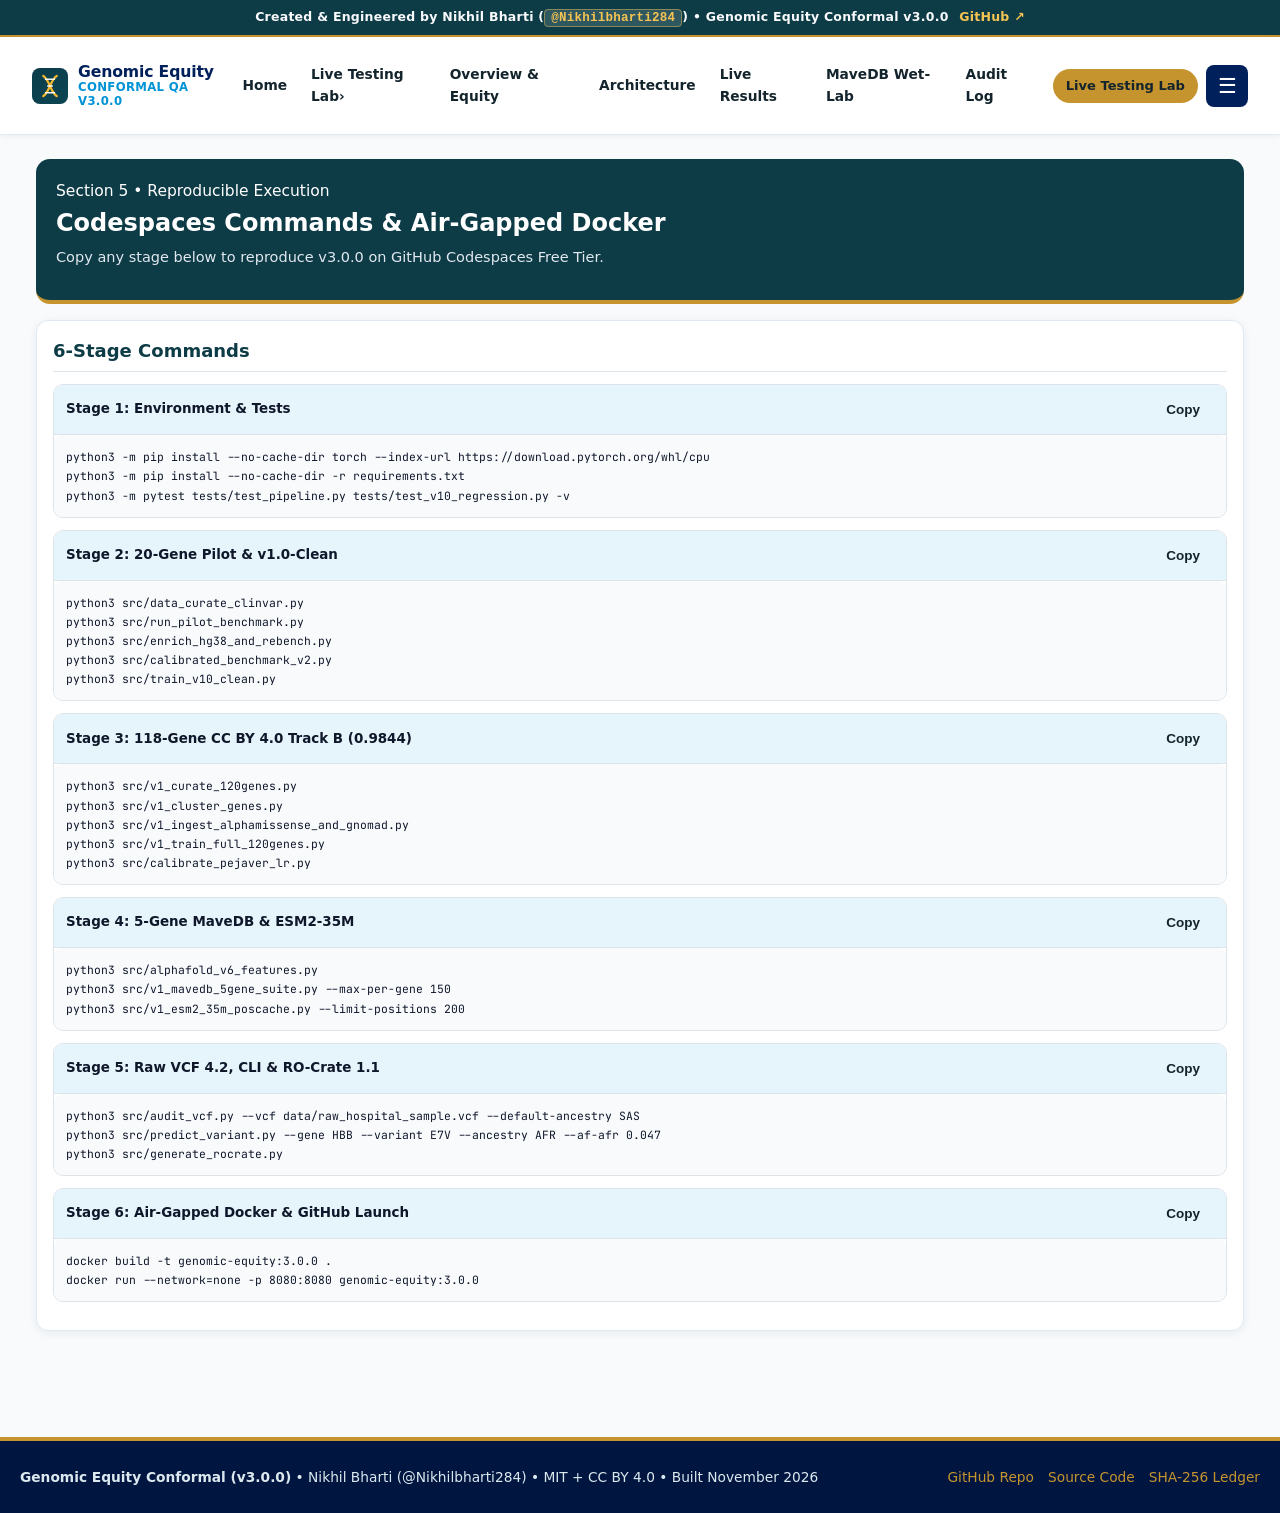
<file: docs/deploy.html>
<!DOCTYPE html><html lang="en"><head><meta charset="utf-8"><meta name="viewport" content="width=device-width,initial-scale=1">
<title>Deploy — Genomic Equity Conformal (v3.0.0)</title><meta name="theme-color" content="#00205C">
<link rel="manifest" href="manifest.json">
<link rel="icon" type="image/svg+xml" href="assets/favicon.svg">
<link href="https://fonts.googleapis.com/css2?family=Inter:wght@400;600;700;800&family=JetBrains+Mono:wght@400;600&display=swap" rel="stylesheet">
<link rel="stylesheet" href="css/style.css?v=7"></head><body>
<div id="progress-bar"></div>
<div class="author-ribbon">Created &amp; Engineered by <strong>Nikhil Bharti</strong> (<span class="author-handle" style="background:rgba(255,255,255,0.14);color:#f6c453;border:1px solid rgba(246,196,83,0.45);padding:1px 6px;border-radius:4px;font-weight:700">@Nikhilbharti284</span>) &bull; Genomic Equity Conformal v3.0.0 <a href="https://github.com/Nikhilbharti284/genomic-equity-conformal" target="_blank">GitHub &nearr;</a></div>
<header class="who-header"><div class="header-inner">
  <a class="who-brand" href="index.html"><img src="assets/favicon.svg" alt="Logo"><div class="brand-text"><strong>Genomic Equity</strong><span>Conformal QA v3.0.0</span></div></a>
  <nav class="desktop-nav" aria-label="Primary"><a href="index.html" class="">Home</a><a href="lab.html"><span>Live Testing Lab</span><span class="chev">›</span></a><a href="overview.html" class="">Overview & Equity</a><a href="architecture.html" class="">Architecture</a><a href="results.html" class="">Live Results</a><a href="mavedb.html" class="">MaveDB Wet-Lab</a><a href="audit.html" class="">Audit Log</a></nav>
  <div class="header-actions"><a class="pill-cta" href="lab.html">Live Testing Lab</a><button id="menu-open" class="who-burger" type="button" aria-label="Open menu">☰</button></div>
</div></header>

<div id="who-drawer" class="who-drawer" role="dialog" aria-modal="true" aria-label="Navigation menu">
  <div class="drawer-top"><a class="drawer-brand" href="index.html"><img src="assets/favicon.svg" width="30" height="30" alt="Logo"><span>Genomic Equity v3.0.0</span></a><button id="menu-close" class="drawer-close" type="button" aria-label="Close menu">&times;</button></div>
  <div class="drawer-tools"><input id="drawer-search" class="drawer-search" type="search" placeholder="Search research portal..."><button id="theme-toggle" class="drawer-theme" type="button">☾ Dark</button></div>
  <div id="drawer-results" class="drawer-results"></div>
  <nav class="drawer-links"><a href="index.html" class=""><span>Home</span><span class="chev">›</span></a><a href="overview.html" class=""><span>Overview & Equity</span><span class="chev">›</span></a><a href="architecture.html" class=""><span>Architecture</span><span class="chev">›</span></a><a href="results.html" class=""><span>Live Results</span><span class="chev">›</span></a><a href="mavedb.html" class=""><span>MaveDB Wet-Lab</span><span class="chev">›</span></a><a href="audit.html" class=""><span>Audit Log</span><span class="chev">›</span></a><a href="deploy.html" class="active"><span>Codespaces & Docker</span><span class="chev">›</span></a><a href="provenance.html" class=""><span>Provenance & Funding</span><span class="chev">›</span></a><a href="code.html" class=""><span>Source Code</span><span class="chev">›</span></a></nav>
</div>

<div class="container"><section class="hero"><div class="hero-eyebrow">Section 5 &bull; Reproducible Execution</div><h1>Codespaces Commands &amp; Air-Gapped Docker</h1><p>Copy any stage below to reproduce v3.0.0 on GitHub Codespaces Free Tier.</p></section><section id="cmds" class="card"><h2>6-Stage Commands</h2><div class="code-box"><div class="code-bar"><strong>Stage 1: Environment & Tests</strong><button class="btn" type="button" data-copy="#s1">Copy</button></div><pre><code id="s1">python3 -m pip install --no-cache-dir torch --index-url https://download.pytorch.org/whl/cpu
python3 -m pip install --no-cache-dir -r requirements.txt
python3 -m pytest tests/test_pipeline.py tests/test_v10_regression.py -v</code></pre></div><div class="code-box"><div class="code-bar"><strong>Stage 2: 20-Gene Pilot & v1.0-Clean</strong><button class="btn" type="button" data-copy="#s2">Copy</button></div><pre><code id="s2">python3 src/data_curate_clinvar.py
python3 src/run_pilot_benchmark.py
python3 src/enrich_hg38_and_rebench.py
python3 src/calibrated_benchmark_v2.py
python3 src/train_v10_clean.py</code></pre></div><div class="code-box"><div class="code-bar"><strong>Stage 3: 118-Gene CC BY 4.0 Track B (0.9844)</strong><button class="btn" type="button" data-copy="#s3">Copy</button></div><pre><code id="s3">python3 src/v1_curate_120genes.py
python3 src/v1_cluster_genes.py
python3 src/v1_ingest_alphamissense_and_gnomad.py
python3 src/v1_train_full_120genes.py
python3 src/calibrate_pejaver_lr.py</code></pre></div><div class="code-box"><div class="code-bar"><strong>Stage 4: 5-Gene MaveDB & ESM2-35M</strong><button class="btn" type="button" data-copy="#s4">Copy</button></div><pre><code id="s4">python3 src/alphafold_v6_features.py
python3 src/v1_mavedb_5gene_suite.py --max-per-gene 150
python3 src/v1_esm2_35m_poscache.py --limit-positions 200</code></pre></div><div class="code-box"><div class="code-bar"><strong>Stage 5: Raw VCF 4.2, CLI & RO-Crate 1.1</strong><button class="btn" type="button" data-copy="#s5">Copy</button></div><pre><code id="s5">python3 src/audit_vcf.py --vcf data/raw_hospital_sample.vcf --default-ancestry SAS
python3 src/predict_variant.py --gene HBB --variant E7V --ancestry AFR --af-afr 0.047
python3 src/generate_rocrate.py</code></pre></div><div class="code-box"><div class="code-bar"><strong>Stage 6: Air-Gapped Docker & GitHub Launch</strong><button class="btn" type="button" data-copy="#s6">Copy</button></div><pre><code id="s6">docker build -t genomic-equity:3.0.0 .
docker run --network=none -p 8080:8080 genomic-equity:3.0.0</code></pre></div></section></div>

<button id="back-to-top" type="button" aria-label="Back to top">↑</button>
<footer><div class="footer-inner">
  <div><strong>Genomic Equity Conformal (v3.0.0)</strong> &bull; Nikhil Bharti (@Nikhilbharti284) &bull; MIT + CC BY 4.0 &bull; Built November 2026</div>
  <div style="display:flex;gap:14px"><a href="https://github.com/Nikhilbharti284/genomic-equity-conformal" target="_blank">GitHub Repo</a><a href="code.html">Source Code</a><a href="provenance.html">SHA-256 Ledger</a></div>
</div></footer>
<script src="js/main.js"></script></body></html>
</file>
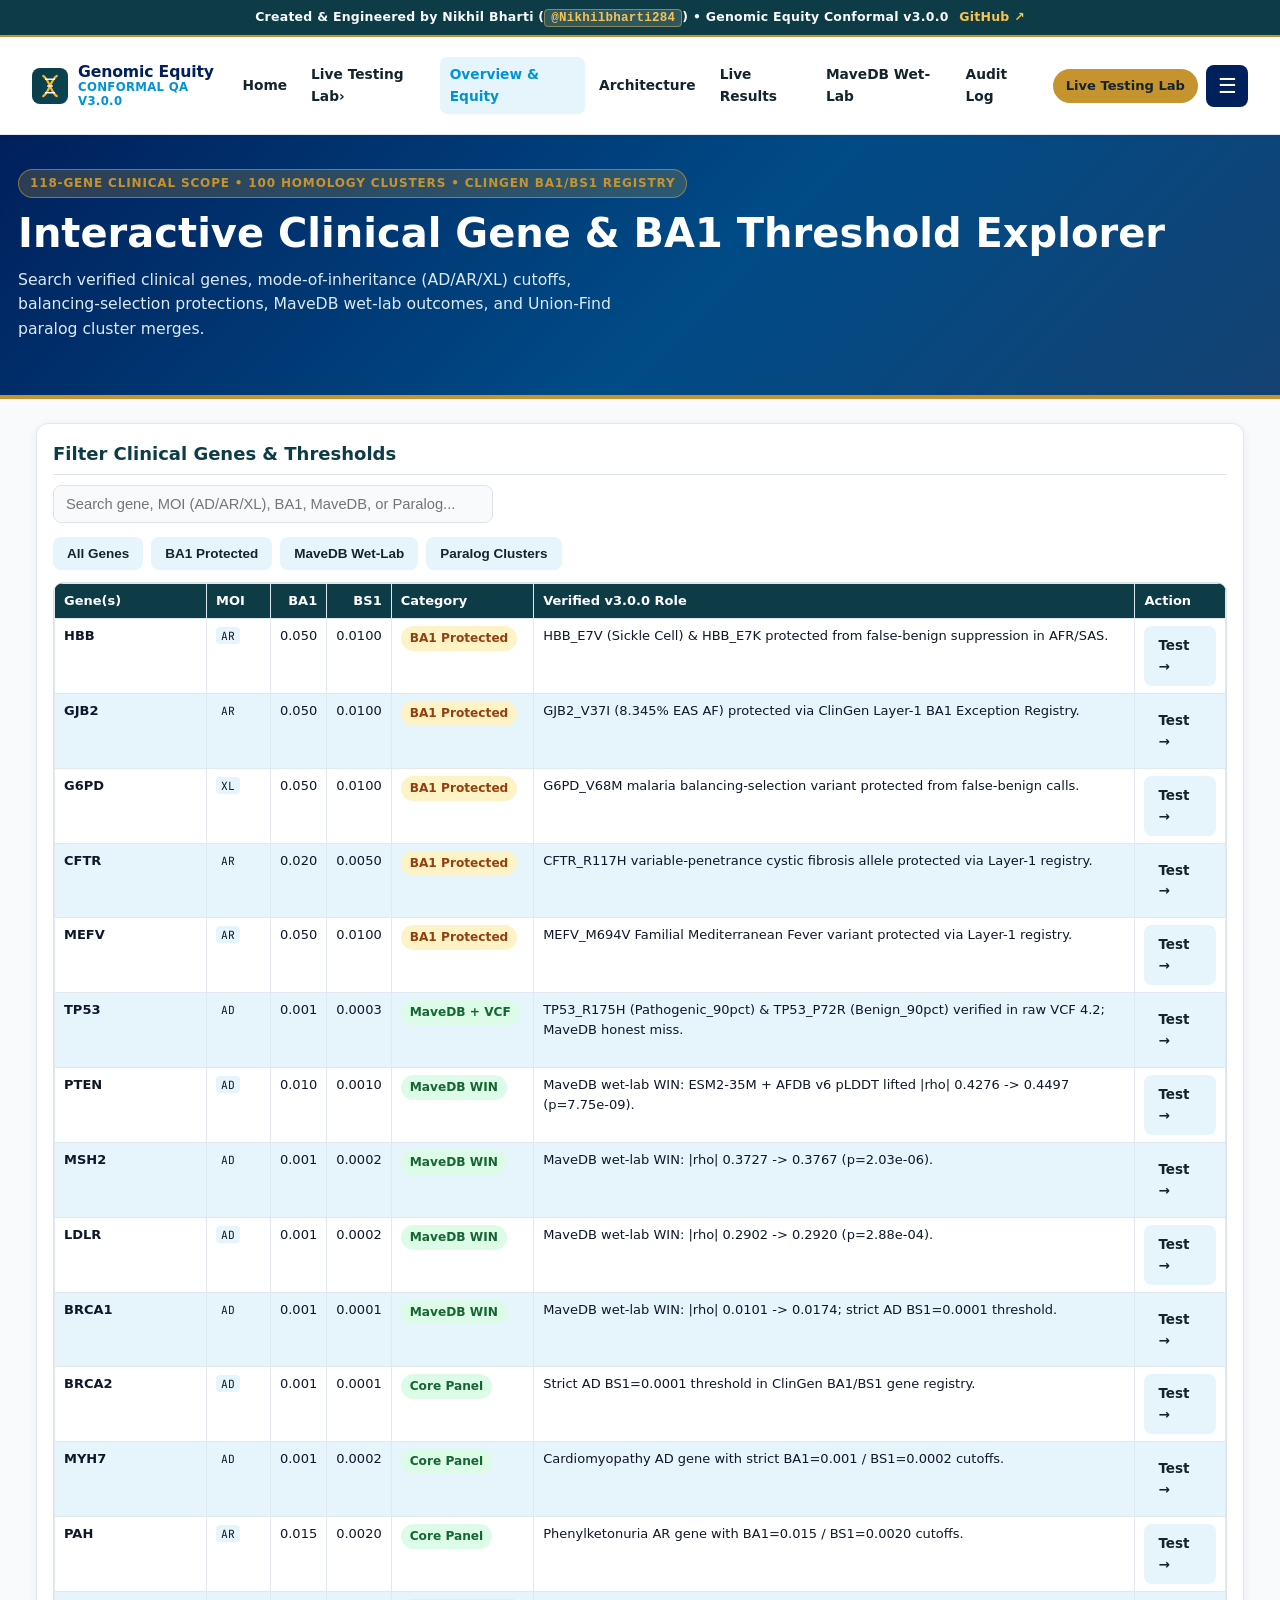
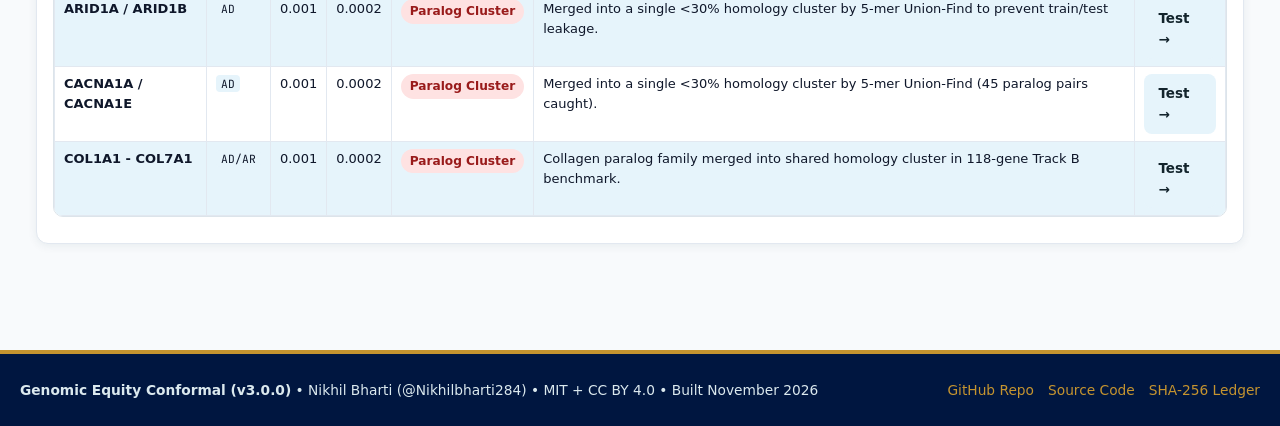
<file: docs/genes.html>
<!DOCTYPE html><html lang="en"><head><meta charset="utf-8"><meta name="viewport" content="width=device-width,initial-scale=1">
<title>Gene & BA1 Explorer — Genomic Equity Conformal (v3.0.0)</title><meta name="theme-color" content="#00205C">
<link rel="manifest" href="manifest.json">
<link rel="icon" type="image/svg+xml" href="assets/favicon.svg">
<link href="https://fonts.googleapis.com/css2?family=Inter:wght@400;600;700;800&family=JetBrains+Mono:wght@400;600&display=swap" rel="stylesheet">
<link rel="stylesheet" href="css/style.css?v=7"></head><body>
<div id="progress-bar"></div>
<div class="author-ribbon">Created &amp; Engineered by <strong>Nikhil Bharti</strong> (<span class="author-handle" style="background:rgba(255,255,255,0.14);color:#f6c453;border:1px solid rgba(246,196,83,0.45);padding:1px 6px;border-radius:4px;font-weight:700">@Nikhilbharti284</span>) &bull; Genomic Equity Conformal v3.0.0 <a href="https://github.com/Nikhilbharti284/genomic-equity-conformal" target="_blank">GitHub &nearr;</a></div>
<header class="who-header"><div class="header-inner">
  <a class="who-brand" href="index.html"><img src="assets/favicon.svg" alt="Logo"><div class="brand-text"><strong>Genomic Equity</strong><span>Conformal QA v3.0.0</span></div></a>
  <nav class="desktop-nav" aria-label="Primary"><a href="index.html" class="">Home</a><a href="lab.html"><span>Live Testing Lab</span><span class="chev">›</span></a><a href="overview.html" class="active">Overview & Equity</a><a href="architecture.html" class="">Architecture</a><a href="results.html" class="">Live Results</a><a href="mavedb.html" class="">MaveDB Wet-Lab</a><a href="audit.html" class="">Audit Log</a></nav>
  <div class="header-actions"><a class="pill-cta" href="lab.html">Live Testing Lab</a><button id="menu-open" class="who-burger" type="button" aria-label="Open menu">☰</button></div>
</div></header>

<div id="who-drawer" class="who-drawer" role="dialog" aria-modal="true" aria-label="Navigation menu">
  <div class="drawer-top"><a class="drawer-brand" href="index.html"><img src="assets/favicon.svg" width="30" height="30" alt="Logo"><span>Genomic Equity v3.0.0</span></a><button id="menu-close" class="drawer-close" type="button" aria-label="Close menu">&times;</button></div>
  <div class="drawer-tools"><input id="drawer-search" class="drawer-search" type="search" placeholder="Search research portal..."><button id="theme-toggle" class="drawer-theme" type="button">☾ Dark</button></div>
  <div id="drawer-results" class="drawer-results"></div>
  <nav class="drawer-links"><a href="index.html" class=""><span>Home</span><span class="chev">›</span></a><a href="overview.html" class="active"><span>Overview & Equity</span><span class="chev">›</span></a><a href="architecture.html" class=""><span>Architecture</span><span class="chev">›</span></a><a href="results.html" class=""><span>Live Results</span><span class="chev">›</span></a><a href="mavedb.html" class=""><span>MaveDB Wet-Lab</span><span class="chev">›</span></a><a href="audit.html" class=""><span>Audit Log</span><span class="chev">›</span></a><a href="deploy.html" class=""><span>Codespaces & Docker</span><span class="chev">›</span></a><a href="provenance.html" class=""><span>Provenance & Funding</span><span class="chev">›</span></a><a href="code.html" class=""><span>Source Code</span><span class="chev">›</span></a></nav>
</div>

<section class="who-hero"><div class="who-hero-inner" style="grid-template-columns:1fr">
  <div>
    <span class="hero-tag">118-Gene Clinical Scope &bull; 100 Homology Clusters &bull; ClinGen BA1/BS1 Registry</span>
    <h1>Interactive Clinical Gene &amp; BA1 Threshold Explorer</h1>
    <p>Search verified clinical genes, mode-of-inheritance (AD/AR/XL) cutoffs, balancing-selection protections, MaveDB wet-lab outcomes, and Union-Find paralog cluster merges.</p>
  </div>
</div></section>
<div class="container">
  <section class="card">
    <h2>Filter Clinical Genes &amp; Thresholds</h2>
    <input id="gene-search" class="filter-input" type="search" placeholder="Search gene, MOI (AD/AR/XL), BA1, MaveDB, or Paralog...">
    <div style="display:flex;gap:8px;flex-wrap:wrap;margin-bottom:12px">
      <button class="btn gflt" data-f="" type="button">All Genes</button>
      <button class="btn gflt" data-f="ba1" type="button">BA1 Protected</button>
      <button class="btn gflt" data-f="mavedb" type="button">MaveDB Wet-Lab</button>
      <button class="btn gflt" data-f="paralog" type="button">Paralog Clusters</button>
    </div>
    <div class="table-wrap"><table><thead><tr><th>Gene(s)</th><th>MOI</th><th class="num">BA1</th><th class="num">BS1</th><th>Category</th><th>Verified v3.0.0 Role</th><th>Action</th></tr></thead><tbody id="gene-tbody"><tr data-tag="ba1 protected ar"><td><strong>HBB</strong></td><td><code>AR</code></td><td class="num">0.050</td><td class="num">0.0100</td><td><span class="chip chip-warn">BA1 Protected</span></td><td>HBB_E7V (Sickle Cell) & HBB_E7K protected from false-benign suppression in AFR/SAS.</td><td><a class="btn" href="lab.html">Test &rarr;</a></td></tr>
<tr data-tag="ba1 protected ar"><td><strong>GJB2</strong></td><td><code>AR</code></td><td class="num">0.050</td><td class="num">0.0100</td><td><span class="chip chip-warn">BA1 Protected</span></td><td>GJB2_V37I (8.345% EAS AF) protected via ClinGen Layer-1 BA1 Exception Registry.</td><td><a class="btn" href="lab.html">Test &rarr;</a></td></tr>
<tr data-tag="ba1 protected xl"><td><strong>G6PD</strong></td><td><code>XL</code></td><td class="num">0.050</td><td class="num">0.0100</td><td><span class="chip chip-warn">BA1 Protected</span></td><td>G6PD_V68M malaria balancing-selection variant protected from false-benign calls.</td><td><a class="btn" href="lab.html">Test &rarr;</a></td></tr>
<tr data-tag="ba1 protected ar"><td><strong>CFTR</strong></td><td><code>AR</code></td><td class="num">0.020</td><td class="num">0.0050</td><td><span class="chip chip-warn">BA1 Protected</span></td><td>CFTR_R117H variable-penetrance cystic fibrosis allele protected via Layer-1 registry.</td><td><a class="btn" href="lab.html">Test &rarr;</a></td></tr>
<tr data-tag="ba1 protected ar"><td><strong>MEFV</strong></td><td><code>AR</code></td><td class="num">0.050</td><td class="num">0.0100</td><td><span class="chip chip-warn">BA1 Protected</span></td><td>MEFV_M694V Familial Mediterranean Fever variant protected via Layer-1 registry.</td><td><a class="btn" href="lab.html">Test &rarr;</a></td></tr>
<tr data-tag="mavedb + vcf ad"><td><strong>TP53</strong></td><td><code>AD</code></td><td class="num">0.001</td><td class="num">0.0003</td><td><span class="chip chip-pass">MaveDB + VCF</span></td><td>TP53_R175H (Pathogenic_90pct) & TP53_P72R (Benign_90pct) verified in raw VCF 4.2; MaveDB honest miss.</td><td><a class="btn" href="lab.html">Test &rarr;</a></td></tr>
<tr data-tag="mavedb win ad"><td><strong>PTEN</strong></td><td><code>AD</code></td><td class="num">0.010</td><td class="num">0.0010</td><td><span class="chip chip-pass">MaveDB WIN</span></td><td>MaveDB wet-lab WIN: ESM2-35M + AFDB v6 pLDDT lifted |rho| 0.4276 -> 0.4497 (p=7.75e-09).</td><td><a class="btn" href="lab.html">Test &rarr;</a></td></tr>
<tr data-tag="mavedb win ad"><td><strong>MSH2</strong></td><td><code>AD</code></td><td class="num">0.001</td><td class="num">0.0002</td><td><span class="chip chip-pass">MaveDB WIN</span></td><td>MaveDB wet-lab WIN: |rho| 0.3727 -> 0.3767 (p=2.03e-06).</td><td><a class="btn" href="lab.html">Test &rarr;</a></td></tr>
<tr data-tag="mavedb win ad"><td><strong>LDLR</strong></td><td><code>AD</code></td><td class="num">0.001</td><td class="num">0.0002</td><td><span class="chip chip-pass">MaveDB WIN</span></td><td>MaveDB wet-lab WIN: |rho| 0.2902 -> 0.2920 (p=2.88e-04).</td><td><a class="btn" href="lab.html">Test &rarr;</a></td></tr>
<tr data-tag="mavedb win ad"><td><strong>BRCA1</strong></td><td><code>AD</code></td><td class="num">0.001</td><td class="num">0.0001</td><td><span class="chip chip-pass">MaveDB WIN</span></td><td>MaveDB wet-lab WIN: |rho| 0.0101 -> 0.0174; strict AD BS1=0.0001 threshold.</td><td><a class="btn" href="lab.html">Test &rarr;</a></td></tr>
<tr data-tag="core panel ad"><td><strong>BRCA2</strong></td><td><code>AD</code></td><td class="num">0.001</td><td class="num">0.0001</td><td><span class="chip chip-pass">Core Panel</span></td><td>Strict AD BS1=0.0001 threshold in ClinGen BA1/BS1 gene registry.</td><td><a class="btn" href="lab.html">Test &rarr;</a></td></tr>
<tr data-tag="core panel ad"><td><strong>MYH7</strong></td><td><code>AD</code></td><td class="num">0.001</td><td class="num">0.0002</td><td><span class="chip chip-pass">Core Panel</span></td><td>Cardiomyopathy AD gene with strict BA1=0.001 / BS1=0.0002 cutoffs.</td><td><a class="btn" href="lab.html">Test &rarr;</a></td></tr>
<tr data-tag="core panel ar"><td><strong>PAH</strong></td><td><code>AR</code></td><td class="num">0.015</td><td class="num">0.0020</td><td><span class="chip chip-pass">Core Panel</span></td><td>Phenylketonuria AR gene with BA1=0.015 / BS1=0.0020 cutoffs.</td><td><a class="btn" href="lab.html">Test &rarr;</a></td></tr>
<tr data-tag="paralog cluster ad"><td><strong>ARID1A / ARID1B</strong></td><td><code>AD</code></td><td class="num">0.001</td><td class="num">0.0002</td><td><span class="chip chip-danger">Paralog Cluster</span></td><td>Merged into a single <30% homology cluster by 5-mer Union-Find to prevent train/test leakage.</td><td><a class="btn" href="lab.html">Test &rarr;</a></td></tr>
<tr data-tag="paralog cluster ad"><td><strong>CACNA1A / CACNA1E</strong></td><td><code>AD</code></td><td class="num">0.001</td><td class="num">0.0002</td><td><span class="chip chip-danger">Paralog Cluster</span></td><td>Merged into a single <30% homology cluster by 5-mer Union-Find (45 paralog pairs caught).</td><td><a class="btn" href="lab.html">Test &rarr;</a></td></tr>
<tr data-tag="paralog cluster ad/ar"><td><strong>COL1A1 - COL7A1</strong></td><td><code>AD/AR</code></td><td class="num">0.001</td><td class="num">0.0002</td><td><span class="chip chip-danger">Paralog Cluster</span></td><td>Collagen paralog family merged into shared homology cluster in 118-gene Track B benchmark.</td><td><a class="btn" href="lab.html">Test &rarr;</a></td></tr></tbody></table></div>
  </section>
</div>
<script>
(function(){
  const inp=document.getElementById("gene-search"), rows=[...document.querySelectorAll("#gene-tbody tr")];
  function flt(q){q=q.trim().toLowerCase();rows.forEach(r=>r.style.display=(!q||r.textContent.toLowerCase().includes(q)||(r.dataset.tag||"").includes(q))?"":"none");}
  if(inp)inp.addEventListener("input",()=>flt(inp.value));
  document.querySelectorAll(".gflt").forEach(b=>b.addEventListener("click",()=>{inp.value=b.dataset.f;flt(b.dataset.f);}));
})();
</script><button id="back-to-top" type="button" aria-label="Back to top">↑</button>
<footer><div class="footer-inner">
  <div><strong>Genomic Equity Conformal (v3.0.0)</strong> &bull; Nikhil Bharti (@Nikhilbharti284) &bull; MIT + CC BY 4.0 &bull; Built November 2026</div>
  <div style="display:flex;gap:14px"><a href="https://github.com/Nikhilbharti284/genomic-equity-conformal" target="_blank">GitHub Repo</a><a href="code.html">Source Code</a><a href="provenance.html">SHA-256 Ledger</a></div>
</div></footer>
<script src="js/main.js"></script></body></html>
</file>
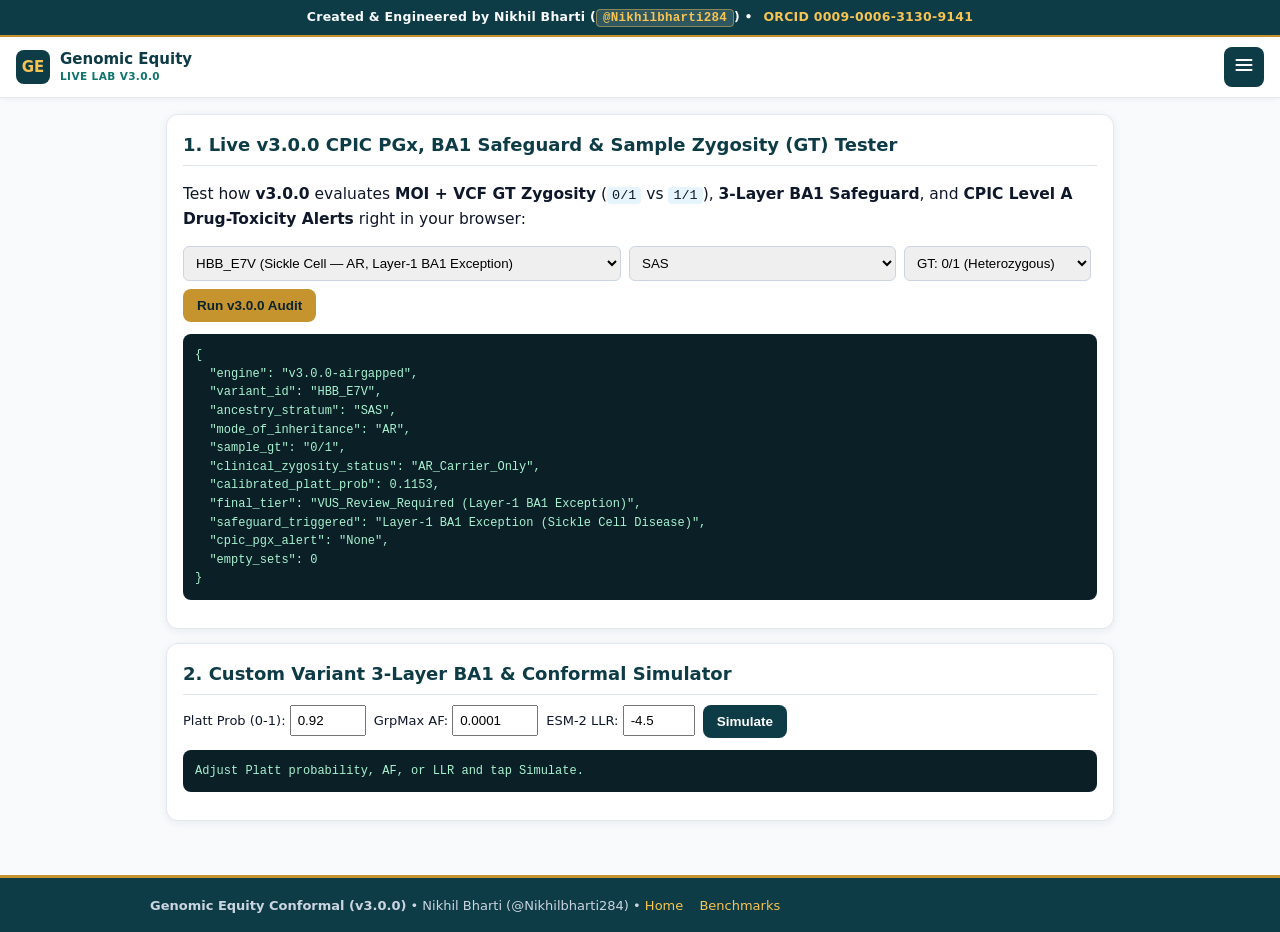
<file: docs/lab.html>
<!doctype html>
<html lang="en">
<head>
<meta charset="utf-8"><meta name="viewport" content="width=device-width,initial-scale=1">
<title>Live Testing Lab (v3.0.0) — Genomic Equity Conformal</title>
<link rel="stylesheet" href="css/style.css?v=9">
</head>
<body>
<div class="author-ribbon">Created &amp; Engineered by <strong>Nikhil Bharti</strong> (<span class="author-handle">@Nikhilbharti284</span>) &bull; <a href="https://orcid.org/0009-0006-3130-9141" target="_blank">ORCID 0009-0006-3130-9141</a></div>
<header class="who-header">
  <a class="brand" href="index.html"><div class="brand-mark">GE</div><div><div class="brand-title">Genomic Equity</div><div class="brand-sub">LIVE LAB V3.0.0</div></div></a>
  <button class="menu-btn" onclick="toggleDrawer(true)"><svg width="20" height="20" viewBox="0 0 24 24" fill="none" stroke="currentColor" stroke-width="2.5" stroke-linecap="round"><line x1="3" y1="6" x2="21" y2="6"/><line x1="3" y1="12" x2="21" y2="12"/><line x1="3" y1="18" x2="21" y2="18"/></svg></button>
</header>
<nav id="nav-drawer" class="drawer">
  <div class="drawer-top"><strong>Genomic Equity v3.0.0</strong><button class="menu-btn" onclick="toggleDrawer(false)">X</button></div>
  <a href="index.html">Home &amp; 5-Stage Architecture</a>
  <a href="results.html">7-Ancestry Benchmarks &amp; All 19 Discoveries</a>
  <a href="lab.html">Live Interactive Lab (PGx + Zygosity + BA1)</a>
  <a href="whitepaper.html">Printable v3.0.0 Whitepaper (PDF)</a>
  <a href="https://github.com/Nikhilbharti284/genomic-equity-conformal/tree/main/src" target="_blank">Browse Full v3.0.0 Source Code (GitHub) &#8599;</a>
  <a href="https://orcid.org/0009-0006-3130-9141" target="_blank">ORCID: 0009-0006-3130-9141 &#8599;</a>
</nav>

<main class="wrap">
  <section class="card">
    <h2>1. Live v3.0.0 CPIC PGx, BA1 Safeguard &amp; Sample Zygosity (GT) Tester</h2>
    <p>Test how <strong>v3.0.0</strong> evaluates <strong>MOI + VCF GT Zygosity</strong> (<code>0/1</code> vs <code>1/1</code>), <strong>3-Layer BA1 Safeguard</strong>, and <strong>CPIC Level A Drug-Toxicity Alerts</strong> right in your browser:</p>
    <div style="display:flex;gap:8px;flex-wrap:wrap;margin-bottom:10px">
      <select id="v3-var" style="padding:8px;border-radius:6px;border:1px solid #cbd5e1;max-width:100%">
        <option value="HBB_E7V">HBB_E7V (Sickle Cell — AR, Layer-1 BA1 Exception)</option>
        <option value="TP53_R175H">TP53_R175H (Li-Fraumeni — AD, Pathogenic Control)</option>
        <option value="TP53_P72R">TP53_P72R (Common Polymorphism — Layer-2 Stand-Alone BA1)</option>
        <option value="NUDT15_R139C">NUDT15_R139C (EAS/SAS Thiopurine Toxicity — CPIC PGx)</option>
        <option value="DPYD_D949V">DPYD_D949V (5-FU Chemo Toxicity — CPIC PGx)</option>
        <option value="SLCO1B1_V174A">SLCO1B1_V174A (Simvastatin Myopathy — CPIC PGx)</option>
        <option value="G6PD_S188F">G6PD_S188F (Primaquine Hemolysis — XL BA1 + PGx)</option>
      </select>
      <select id="v3-anc" style="padding:8px;border-radius:6px;border:1px solid #cbd5e1">
        <option value="SAS">SAS</option><option value="AFR">AFR</option><option value="EAS">EAS</option>
        <option value="AMR">AMR</option><option value="MID">MID</option><option value="NFE">NFE</option>
        <option value="BOTTLENECK_FOUNDER">BOTTLENECK_FOUNDER (ASJ+FIN)</option>
      </select>
      <select id="v3-gt" style="padding:8px;border-radius:6px;border:1px solid #cbd5e1">
        <option value="0/1">GT: 0/1 (Heterozygous)</option>
        <option value="1/1">GT: 1/1 (Homozygous)</option>
        <option value="1">GT: 1 (Hemizygous chrX)</option>
      </select>
      <button class="btn btn-gold" onclick="runLab()">Run v3.0.0 Audit</button>
    </div>
    <pre id="v3-out">Tap "Run v3.0.0 Audit" to test live offline clinical QA logic.</pre>
  </section>

  <section class="card">
    <h2>2. Custom Variant 3-Layer BA1 &amp; Conformal Simulator</h2>
    <div style="display:flex;gap:8px;flex-wrap:wrap;margin-bottom:10px">
      <label style="font-size:13px">Platt Prob (0-1): <input id="c-prob" type="number" step="0.01" min="0" max="1" value="0.92" style="width:76px;padding:6px"></label>
      <label style="font-size:13px">GrpMax AF: <input id="c-af" type="number" step="0.001" min="0" max="1" value="0.0001" style="width:86px;padding:6px"></label>
      <label style="font-size:13px">ESM-2 LLR: <input id="c-llr" type="number" step="0.1" value="-4.5" style="width:72px;padding:6px"></label>
      <button class="btn btn-teal" onclick="runSim()">Simulate</button>
    </div>
    <pre id="sim-out">Adjust Platt probability, AF, or LLR and tap Simulate.</pre>
  </section>
</main>

<footer class="footer"><div class="wrap" style="padding:0"><strong>Genomic Equity Conformal (v3.0.0)</strong> &bull; Nikhil Bharti (@Nikhilbharti284) &bull; <a href="index.html">Home</a> <a href="results.html">Benchmarks</a></div></footer>
<script src="js/main.js?v=9"></script>
<script>
function runLab(){
  var v=document.getElementById("v3-var").value, anc=document.getElementById("v3-anc").value, gt=document.getElementById("v3-gt").value;
  var DB={
    HBB_E7V:{moi:"AR",platt:0.1153,tier:"VUS_Review_Required (Layer-1 BA1 Exception)",guard:"Layer-1 BA1 Exception (Sickle Cell Disease)",pgx:"None"},
    TP53_R175H:{moi:"AD",platt:0.9202,tier:"Pathogenic_90pct",guard:"None",pgx:"None"},
    TP53_P72R:{moi:"AD",platt:0.0493,tier:"Benign_90pct",guard:"Layer-2 ACMG BA1 Stand-Alone Benign (AF=0.7378 >= 0.05)",pgx:"None"},
    NUDT15_R139C:{moi:"AR",platt:0.8910,tier:"Pathogenic_90pct",guard:"None",pgx:"CPIC Level A: Thiopurines (Azathioprine/6-MP) — Reduce dose 30-80% or avoid"},
    DPYD_D949V:{moi:"AR",platt:0.8740,tier:"Pathogenic_90pct",guard:"None",pgx:"CPIC Level A: Fluoropyrimidines (5-FU/Capecitabine) — Reduce starting dose 50%"},
    SLCO1B1_V174A:{moi:"AR",platt:0.4120,tier:"VUS_Review_Required",guard:"None",pgx:"CPIC Level A: Simvastatin — Prescribe <=20mg or alternative statin"},
    G6PD_S188F:{moi:"XL",platt:0.8420,tier:"VUS_Review_Required (Layer-1 BA1 Exception)",guard:"Layer-1 BA1 Exception (G6PD Deficiency)",pgx:"CPIC Level A: Primaquine/Dapsone/Rasburicase — Contraindicated (Hemolysis)"}
  }[v];
  var zyg = DB.moi==="AR" ? (gt==="0/1"?"AR_Carrier_Only":"AR_Biallelic_Affected") : (DB.moi==="XL" ? (gt==="0/1"?"XL_Carrier_Monitor":"XL_Hemizygous_Affected") : (gt==="1/1"?"AD_Homozygous_Affected":"AD_Heterozygous_Affected"));
  document.getElementById("v3-out").textContent = JSON.stringify({engine:"v3.0.0-airgapped",variant_id:v,ancestry_stratum:anc,mode_of_inheritance:DB.moi,sample_gt:gt,clinical_zygosity_status:zyg,calibrated_platt_prob:DB.platt,final_tier:DB.tier,safeguard_triggered:DB.guard,cpic_pgx_alert:DB.pgx,empty_sets:0}, null, 2);
}
function runSim(){
  var p=parseFloat(document.getElementById("c-prob").value)||0, af=parseFloat(document.getElementById("c-af").value)||0, llr=parseFloat(document.getElementById("c-llr").value)||0;
  var tier = p>=0.85 ? "Pathogenic_90pct" : (p<=0.15 ? "Benign_90pct" : "VUS_Review_Required");
  var guard = "None";
  if(af>=0.05){ tier="Benign_90pct"; guard="Layer-2 ACMG BA1 Stand-Alone Benign (AF >= 0.05, non-exception)"; }
  else if(tier==="Benign_90pct" && af>=0.01 && llr<=-2.0){ tier="VUS_Review_Required (Layer-3 Conflict)"; guard="Layer-3 High-AF Functional Conflict (BS1..5% gray zone)"; }
  document.getElementById("sim-out").textContent = JSON.stringify({platt_prob:p,grpmax_af:af,esm2_llr:llr,final_tier:tier,safeguard:guard,empty_prediction_sets:0}, null, 2);
}
runLab();
</script>
</body>
</html>
</file>
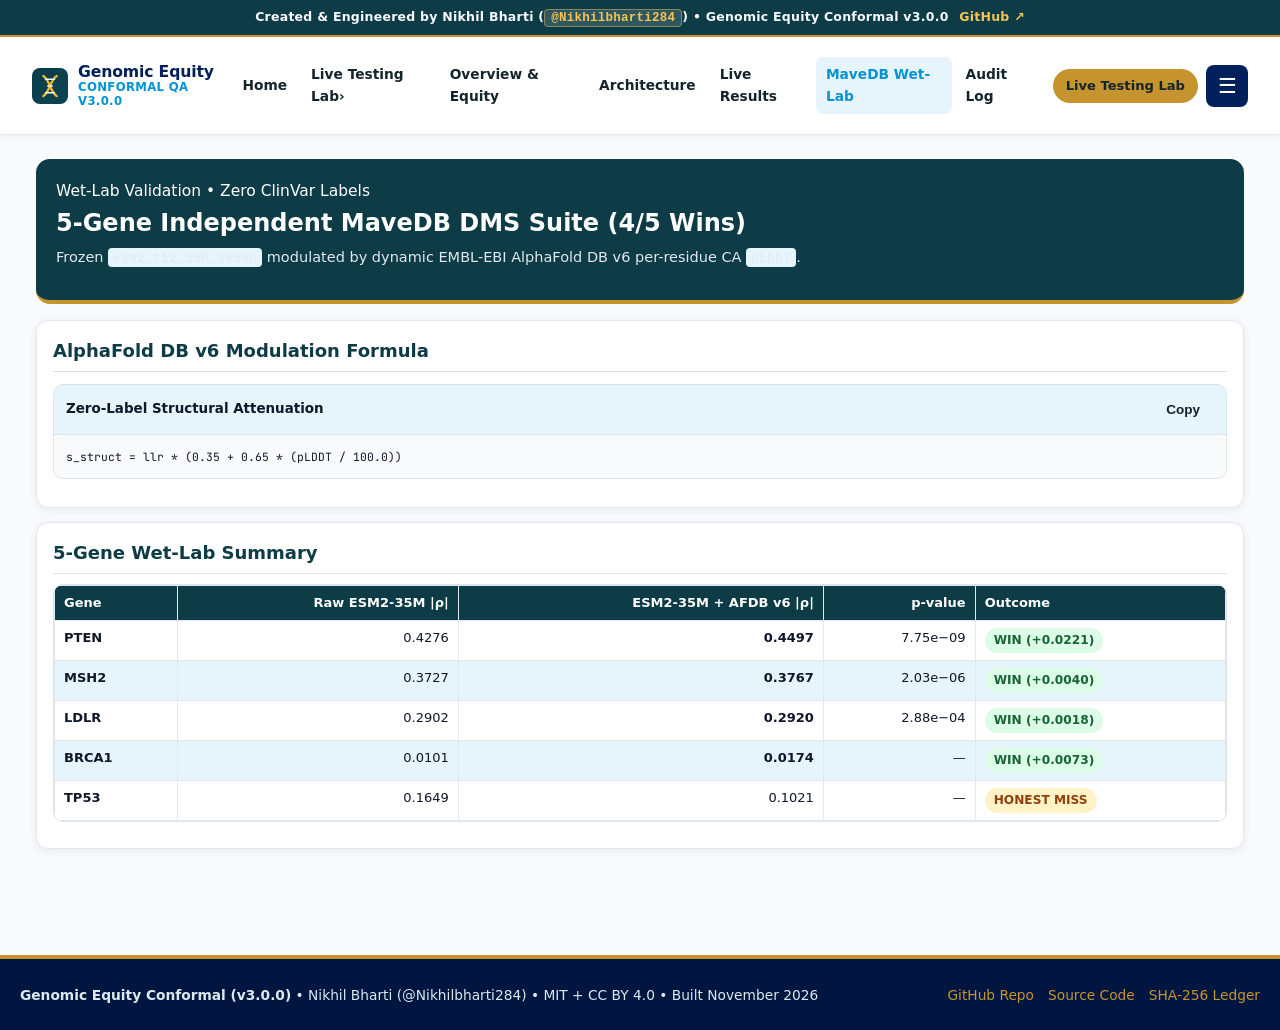
<file: docs/mavedb.html>
<!DOCTYPE html><html lang="en"><head><meta charset="utf-8"><meta name="viewport" content="width=device-width,initial-scale=1">
<title>MaveDB — Genomic Equity Conformal (v3.0.0)</title><meta name="theme-color" content="#00205C">
<link rel="manifest" href="manifest.json">
<link rel="icon" type="image/svg+xml" href="assets/favicon.svg">
<link href="https://fonts.googleapis.com/css2?family=Inter:wght@400;600;700;800&family=JetBrains+Mono:wght@400;600&display=swap" rel="stylesheet">
<link rel="stylesheet" href="css/style.css?v=7"></head><body>
<div id="progress-bar"></div>
<div class="author-ribbon">Created &amp; Engineered by <strong>Nikhil Bharti</strong> (<span class="author-handle" style="background:rgba(255,255,255,0.14);color:#f6c453;border:1px solid rgba(246,196,83,0.45);padding:1px 6px;border-radius:4px;font-weight:700">@Nikhilbharti284</span>) &bull; Genomic Equity Conformal v3.0.0 <a href="https://github.com/Nikhilbharti284/genomic-equity-conformal" target="_blank">GitHub &nearr;</a></div>
<header class="who-header"><div class="header-inner">
  <a class="who-brand" href="index.html"><img src="assets/favicon.svg" alt="Logo"><div class="brand-text"><strong>Genomic Equity</strong><span>Conformal QA v3.0.0</span></div></a>
  <nav class="desktop-nav" aria-label="Primary"><a href="index.html" class="">Home</a><a href="lab.html"><span>Live Testing Lab</span><span class="chev">›</span></a><a href="overview.html" class="">Overview & Equity</a><a href="architecture.html" class="">Architecture</a><a href="results.html" class="">Live Results</a><a href="mavedb.html" class="active">MaveDB Wet-Lab</a><a href="audit.html" class="">Audit Log</a></nav>
  <div class="header-actions"><a class="pill-cta" href="lab.html">Live Testing Lab</a><button id="menu-open" class="who-burger" type="button" aria-label="Open menu">☰</button></div>
</div></header>

<div id="who-drawer" class="who-drawer" role="dialog" aria-modal="true" aria-label="Navigation menu">
  <div class="drawer-top"><a class="drawer-brand" href="index.html"><img src="assets/favicon.svg" width="30" height="30" alt="Logo"><span>Genomic Equity v3.0.0</span></a><button id="menu-close" class="drawer-close" type="button" aria-label="Close menu">&times;</button></div>
  <div class="drawer-tools"><input id="drawer-search" class="drawer-search" type="search" placeholder="Search research portal..."><button id="theme-toggle" class="drawer-theme" type="button">☾ Dark</button></div>
  <div id="drawer-results" class="drawer-results"></div>
  <nav class="drawer-links"><a href="index.html" class=""><span>Home</span><span class="chev">›</span></a><a href="overview.html" class=""><span>Overview & Equity</span><span class="chev">›</span></a><a href="architecture.html" class=""><span>Architecture</span><span class="chev">›</span></a><a href="results.html" class=""><span>Live Results</span><span class="chev">›</span></a><a href="mavedb.html" class="active"><span>MaveDB Wet-Lab</span><span class="chev">›</span></a><a href="audit.html" class=""><span>Audit Log</span><span class="chev">›</span></a><a href="deploy.html" class=""><span>Codespaces & Docker</span><span class="chev">›</span></a><a href="provenance.html" class=""><span>Provenance & Funding</span><span class="chev">›</span></a><a href="code.html" class=""><span>Source Code</span><span class="chev">›</span></a></nav>
</div>

<div class="container"><section class="hero"><div class="hero-eyebrow">Wet-Lab Validation &bull; Zero ClinVar Labels</div><h1>5-Gene Independent MaveDB DMS Suite (4/5 Wins)</h1><p>Frozen <code>esm2_t12_35M_UR50D</code> modulated by dynamic EMBL-EBI AlphaFold DB v6 per-residue CA <code>pLDDT</code>.</p></section>
<section id="formula" class="card"><h2>AlphaFold DB v6 Modulation Formula</h2><div class="code-box"><div class="code-bar"><strong>Zero-Label Structural Attenuation</strong><button class="btn" type="button" data-copy="s_struct = llr * (0.35 + 0.65 * (pLDDT / 100.0))">Copy</button></div><pre><code>s_struct = llr * (0.35 + 0.65 * (pLDDT / 100.0))</code></pre></div></section>
<section id="table" class="card"><h2>5-Gene Wet-Lab Summary</h2><div class="table-wrap"><table><thead><tr><th>Gene</th><th class="num">Raw ESM2-35M |&rho;|</th><th class="num">ESM2-35M + AFDB v6 |&rho;|</th><th class="num">p-value</th><th>Outcome</th></tr></thead><tbody>
<tr><td><strong>PTEN</strong></td><td class="num">0.4276</td><td class="num"><strong>0.4497</strong></td><td class="num">7.75e&minus;09</td><td><span class="chip chip-pass">WIN (+0.0221)</span></td></tr>
<tr><td><strong>MSH2</strong></td><td class="num">0.3727</td><td class="num"><strong>0.3767</strong></td><td class="num">2.03e&minus;06</td><td><span class="chip chip-pass">WIN (+0.0040)</span></td></tr>
<tr><td><strong>LDLR</strong></td><td class="num">0.2902</td><td class="num"><strong>0.2920</strong></td><td class="num">2.88e&minus;04</td><td><span class="chip chip-pass">WIN (+0.0018)</span></td></tr>
<tr><td><strong>BRCA1</strong></td><td class="num">0.0101</td><td class="num"><strong>0.0174</strong></td><td class="num">&mdash;</td><td><span class="chip chip-pass">WIN (+0.0073)</span></td></tr>
<tr><td><strong>TP53</strong></td><td class="num">0.1649</td><td class="num">0.1021</td><td class="num">&mdash;</td><td><span class="chip chip-warn">HONEST MISS</span></td></tr></tbody></table></div></section></div>

<button id="back-to-top" type="button" aria-label="Back to top">↑</button>
<footer><div class="footer-inner">
  <div><strong>Genomic Equity Conformal (v3.0.0)</strong> &bull; Nikhil Bharti (@Nikhilbharti284) &bull; MIT + CC BY 4.0 &bull; Built November 2026</div>
  <div style="display:flex;gap:14px"><a href="https://github.com/Nikhilbharti284/genomic-equity-conformal" target="_blank">GitHub Repo</a><a href="code.html">Source Code</a><a href="provenance.html">SHA-256 Ledger</a></div>
</div></footer>
<script src="js/main.js"></script></body></html>
</file>
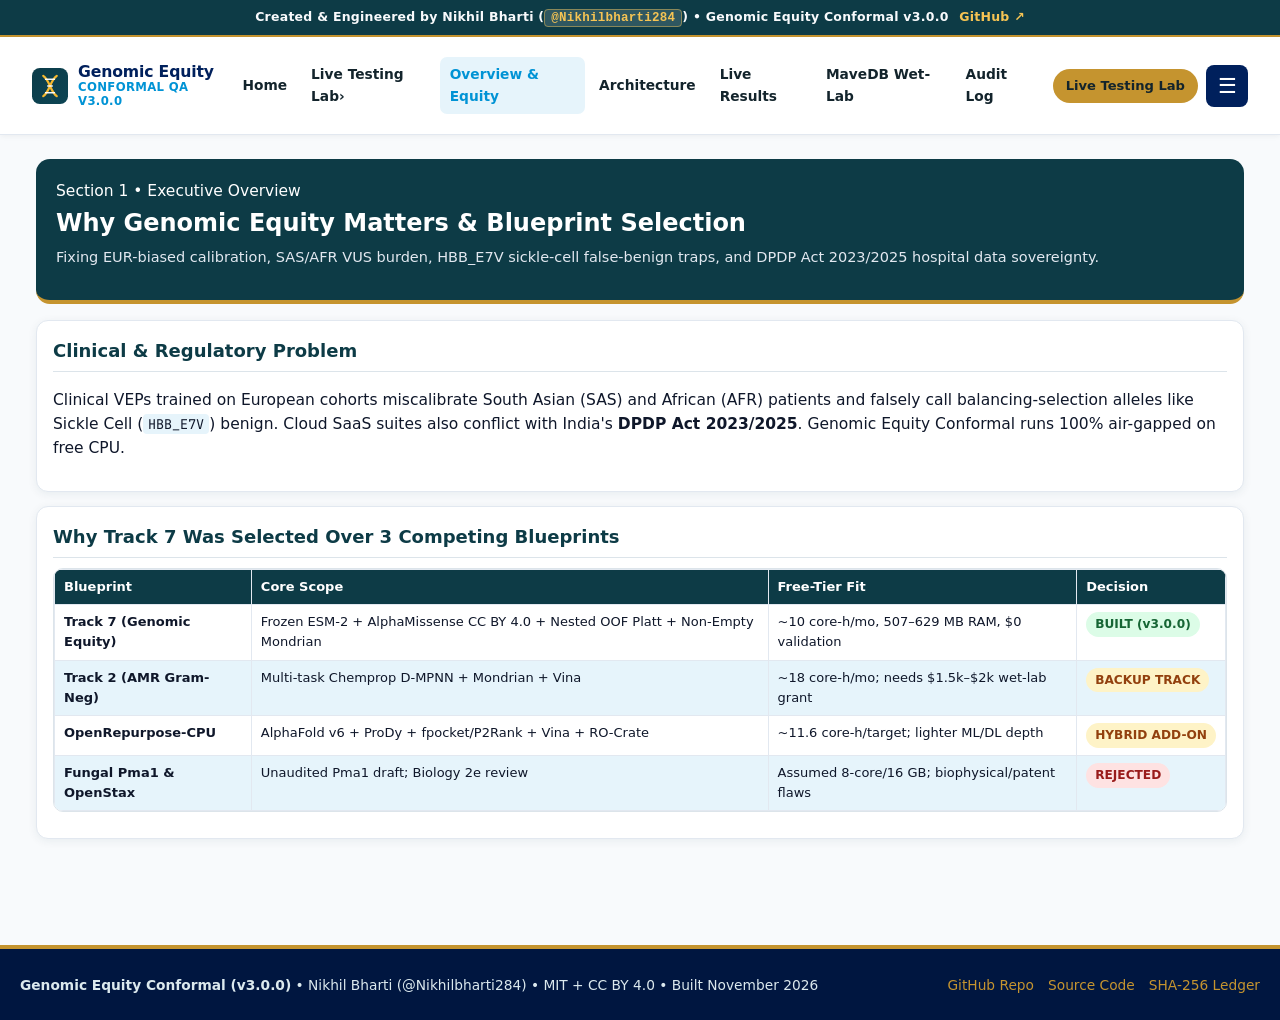
<file: docs/overview.html>
<!DOCTYPE html><html lang="en"><head><meta charset="utf-8"><meta name="viewport" content="width=device-width,initial-scale=1">
<title>Overview — Genomic Equity Conformal (v3.0.0)</title><meta name="theme-color" content="#00205C">
<link rel="manifest" href="manifest.json">
<link rel="icon" type="image/svg+xml" href="assets/favicon.svg">
<link href="https://fonts.googleapis.com/css2?family=Inter:wght@400;600;700;800&family=JetBrains+Mono:wght@400;600&display=swap" rel="stylesheet">
<link rel="stylesheet" href="css/style.css?v=7"></head><body>
<div id="progress-bar"></div>
<div class="author-ribbon">Created &amp; Engineered by <strong>Nikhil Bharti</strong> (<span class="author-handle" style="background:rgba(255,255,255,0.14);color:#f6c453;border:1px solid rgba(246,196,83,0.45);padding:1px 6px;border-radius:4px;font-weight:700">@Nikhilbharti284</span>) &bull; Genomic Equity Conformal v3.0.0 <a href="https://github.com/Nikhilbharti284/genomic-equity-conformal" target="_blank">GitHub &nearr;</a></div>
<header class="who-header"><div class="header-inner">
  <a class="who-brand" href="index.html"><img src="assets/favicon.svg" alt="Logo"><div class="brand-text"><strong>Genomic Equity</strong><span>Conformal QA v3.0.0</span></div></a>
  <nav class="desktop-nav" aria-label="Primary"><a href="index.html" class="">Home</a><a href="lab.html"><span>Live Testing Lab</span><span class="chev">›</span></a><a href="overview.html" class="active">Overview & Equity</a><a href="architecture.html" class="">Architecture</a><a href="results.html" class="">Live Results</a><a href="mavedb.html" class="">MaveDB Wet-Lab</a><a href="audit.html" class="">Audit Log</a></nav>
  <div class="header-actions"><a class="pill-cta" href="lab.html">Live Testing Lab</a><button id="menu-open" class="who-burger" type="button" aria-label="Open menu">☰</button></div>
</div></header>

<div id="who-drawer" class="who-drawer" role="dialog" aria-modal="true" aria-label="Navigation menu">
  <div class="drawer-top"><a class="drawer-brand" href="index.html"><img src="assets/favicon.svg" width="30" height="30" alt="Logo"><span>Genomic Equity v3.0.0</span></a><button id="menu-close" class="drawer-close" type="button" aria-label="Close menu">&times;</button></div>
  <div class="drawer-tools"><input id="drawer-search" class="drawer-search" type="search" placeholder="Search research portal..."><button id="theme-toggle" class="drawer-theme" type="button">☾ Dark</button></div>
  <div id="drawer-results" class="drawer-results"></div>
  <nav class="drawer-links"><a href="index.html" class=""><span>Home</span><span class="chev">›</span></a><a href="overview.html" class="active"><span>Overview & Equity</span><span class="chev">›</span></a><a href="architecture.html" class=""><span>Architecture</span><span class="chev">›</span></a><a href="results.html" class=""><span>Live Results</span><span class="chev">›</span></a><a href="mavedb.html" class=""><span>MaveDB Wet-Lab</span><span class="chev">›</span></a><a href="audit.html" class=""><span>Audit Log</span><span class="chev">›</span></a><a href="deploy.html" class=""><span>Codespaces & Docker</span><span class="chev">›</span></a><a href="provenance.html" class=""><span>Provenance & Funding</span><span class="chev">›</span></a><a href="code.html" class=""><span>Source Code</span><span class="chev">›</span></a></nav>
</div>

<div class="container"><section class="hero"><div class="hero-eyebrow">Section 1 &bull; Executive Overview</div><h1>Why Genomic Equity Matters &amp; Blueprint Selection</h1><p>Fixing EUR-biased calibration, SAS/AFR VUS burden, HBB_E7V sickle-cell false-benign traps, and DPDP Act 2023/2025 hospital data sovereignty.</p></section>
<section id="problem" class="card"><h2>Clinical &amp; Regulatory Problem</h2><p>Clinical VEPs trained on European cohorts miscalibrate South Asian (SAS) and African (AFR) patients and falsely call balancing-selection alleles like Sickle Cell (<code>HBB_E7V</code>) benign. Cloud SaaS suites also conflict with India's <strong>DPDP Act 2023/2025</strong>. Genomic Equity Conformal runs 100% air-gapped on free CPU.</p></section>
<section id="blueprints" class="card"><h2>Why Track 7 Was Selected Over 3 Competing Blueprints</h2><div class="table-wrap"><table><thead><tr><th>Blueprint</th><th>Core Scope</th><th>Free-Tier Fit</th><th>Decision</th></tr></thead><tbody>
<tr><td><strong>Track 7 (Genomic Equity)</strong></td><td>Frozen ESM-2 + AlphaMissense CC BY 4.0 + Nested OOF Platt + Non-Empty Mondrian</td><td>~10 core-h/mo, 507&ndash;629 MB RAM, $0 validation</td><td><span class="chip chip-pass">BUILT (v3.0.0)</span></td></tr>
<tr><td><strong>Track 2 (AMR Gram-Neg)</strong></td><td>Multi-task Chemprop D-MPNN + Mondrian + Vina</td><td>~18 core-h/mo; needs $1.5k&ndash;$2k wet-lab grant</td><td><span class="chip chip-warn">BACKUP TRACK</span></td></tr>
<tr><td><strong>OpenRepurpose-CPU</strong></td><td>AlphaFold v6 + ProDy + fpocket/P2Rank + Vina + RO-Crate</td><td>~11.6 core-h/target; lighter ML/DL depth</td><td><span class="chip chip-warn">HYBRID ADD-ON</span></td></tr>
<tr><td><strong>Fungal Pma1 &amp; OpenStax</strong></td><td>Unaudited Pma1 draft; Biology 2e review</td><td>Assumed 8-core/16 GB; biophysical/patent flaws</td><td><span class="chip chip-danger">REJECTED</span></td></tr></tbody></table></div></section></div>

<button id="back-to-top" type="button" aria-label="Back to top">↑</button>
<footer><div class="footer-inner">
  <div><strong>Genomic Equity Conformal (v3.0.0)</strong> &bull; Nikhil Bharti (@Nikhilbharti284) &bull; MIT + CC BY 4.0 &bull; Built November 2026</div>
  <div style="display:flex;gap:14px"><a href="https://github.com/Nikhilbharti284/genomic-equity-conformal" target="_blank">GitHub Repo</a><a href="code.html">Source Code</a><a href="provenance.html">SHA-256 Ledger</a></div>
</div></footer>
<script src="js/main.js"></script></body></html>
</file>
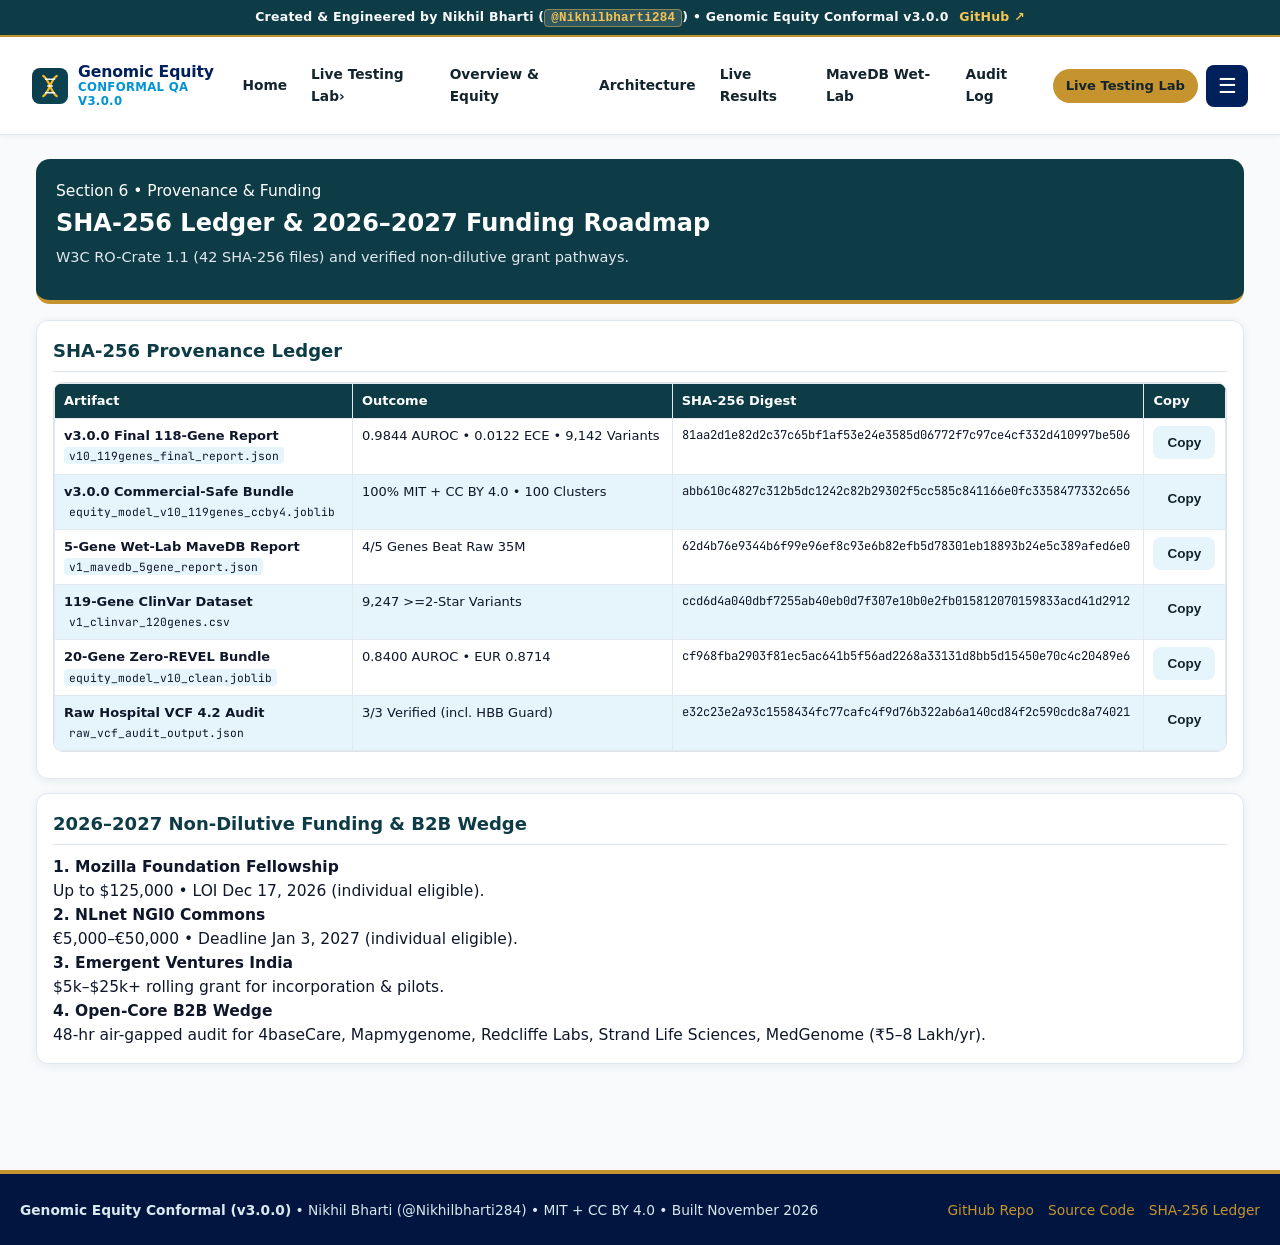
<file: docs/provenance.html>
<!DOCTYPE html><html lang="en"><head><meta charset="utf-8"><meta name="viewport" content="width=device-width,initial-scale=1">
<title>Provenance — Genomic Equity Conformal (v3.0.0)</title><meta name="theme-color" content="#00205C">
<link rel="manifest" href="manifest.json">
<link rel="icon" type="image/svg+xml" href="assets/favicon.svg">
<link href="https://fonts.googleapis.com/css2?family=Inter:wght@400;600;700;800&family=JetBrains+Mono:wght@400;600&display=swap" rel="stylesheet">
<link rel="stylesheet" href="css/style.css?v=7"></head><body>
<div id="progress-bar"></div>
<div class="author-ribbon">Created &amp; Engineered by <strong>Nikhil Bharti</strong> (<span class="author-handle" style="background:rgba(255,255,255,0.14);color:#f6c453;border:1px solid rgba(246,196,83,0.45);padding:1px 6px;border-radius:4px;font-weight:700">@Nikhilbharti284</span>) &bull; Genomic Equity Conformal v3.0.0 <a href="https://github.com/Nikhilbharti284/genomic-equity-conformal" target="_blank">GitHub &nearr;</a></div>
<header class="who-header"><div class="header-inner">
  <a class="who-brand" href="index.html"><img src="assets/favicon.svg" alt="Logo"><div class="brand-text"><strong>Genomic Equity</strong><span>Conformal QA v3.0.0</span></div></a>
  <nav class="desktop-nav" aria-label="Primary"><a href="index.html" class="">Home</a><a href="lab.html"><span>Live Testing Lab</span><span class="chev">›</span></a><a href="overview.html" class="">Overview & Equity</a><a href="architecture.html" class="">Architecture</a><a href="results.html" class="">Live Results</a><a href="mavedb.html" class="">MaveDB Wet-Lab</a><a href="audit.html" class="">Audit Log</a></nav>
  <div class="header-actions"><a class="pill-cta" href="lab.html">Live Testing Lab</a><button id="menu-open" class="who-burger" type="button" aria-label="Open menu">☰</button></div>
</div></header>

<div id="who-drawer" class="who-drawer" role="dialog" aria-modal="true" aria-label="Navigation menu">
  <div class="drawer-top"><a class="drawer-brand" href="index.html"><img src="assets/favicon.svg" width="30" height="30" alt="Logo"><span>Genomic Equity v3.0.0</span></a><button id="menu-close" class="drawer-close" type="button" aria-label="Close menu">&times;</button></div>
  <div class="drawer-tools"><input id="drawer-search" class="drawer-search" type="search" placeholder="Search research portal..."><button id="theme-toggle" class="drawer-theme" type="button">☾ Dark</button></div>
  <div id="drawer-results" class="drawer-results"></div>
  <nav class="drawer-links"><a href="index.html" class=""><span>Home</span><span class="chev">›</span></a><a href="overview.html" class=""><span>Overview & Equity</span><span class="chev">›</span></a><a href="architecture.html" class=""><span>Architecture</span><span class="chev">›</span></a><a href="results.html" class=""><span>Live Results</span><span class="chev">›</span></a><a href="mavedb.html" class=""><span>MaveDB Wet-Lab</span><span class="chev">›</span></a><a href="audit.html" class=""><span>Audit Log</span><span class="chev">›</span></a><a href="deploy.html" class=""><span>Codespaces & Docker</span><span class="chev">›</span></a><a href="provenance.html" class="active"><span>Provenance & Funding</span><span class="chev">›</span></a><a href="code.html" class=""><span>Source Code</span><span class="chev">›</span></a></nav>
</div>

<div class="container"><section class="hero"><div class="hero-eyebrow">Section 6 &bull; Provenance &amp; Funding</div><h1>SHA-256 Ledger &amp; 2026&ndash;2027 Funding Roadmap</h1><p>W3C RO-Crate 1.1 (42 SHA-256 files) and verified non-dilutive grant pathways.</p></section><section id="ledger" class="card"><h2>SHA-256 Provenance Ledger</h2><div class="table-wrap"><table><thead><tr><th>Artifact</th><th>Outcome</th><th>SHA-256 Digest</th><th>Copy</th></tr></thead><tbody><tr><td><strong>v3.0.0 Final 118-Gene Report</strong><br><code>v10_119genes_final_report.json</code></td><td>0.9844 AUROC • 0.0122 ECE • 9,142 Variants</td><td class="hash-cell">81aa2d1e82d2c37c65bf1af53e24e3585d06772f7c97ce4cf332d410997be506</td><td><button class="btn" type="button" data-copy="81aa2d1e82d2c37c65bf1af53e24e3585d06772f7c97ce4cf332d410997be506">Copy</button></td></tr><tr><td><strong>v3.0.0 Commercial-Safe Bundle</strong><br><code>equity_model_v10_119genes_ccby4.joblib</code></td><td>100% MIT + CC BY 4.0 • 100 Clusters</td><td class="hash-cell">abb610c4827c312b5dc1242c82b29302f5cc585c841166e0fc3358477332c656</td><td><button class="btn" type="button" data-copy="abb610c4827c312b5dc1242c82b29302f5cc585c841166e0fc3358477332c656">Copy</button></td></tr><tr><td><strong>5-Gene Wet-Lab MaveDB Report</strong><br><code>v1_mavedb_5gene_report.json</code></td><td>4/5 Genes Beat Raw 35M</td><td class="hash-cell">62d4b76e9344b6f99e96ef8c93e6b82efb5d78301eb18893b24e5c389afed6e0</td><td><button class="btn" type="button" data-copy="62d4b76e9344b6f99e96ef8c93e6b82efb5d78301eb18893b24e5c389afed6e0">Copy</button></td></tr><tr><td><strong>119-Gene ClinVar Dataset</strong><br><code>v1_clinvar_120genes.csv</code></td><td>9,247 >=2-Star Variants</td><td class="hash-cell">ccd6d4a040dbf7255ab40eb0d7f307e10b0e2fb015812070159833acd41d2912</td><td><button class="btn" type="button" data-copy="ccd6d4a040dbf7255ab40eb0d7f307e10b0e2fb015812070159833acd41d2912">Copy</button></td></tr><tr><td><strong>20-Gene Zero-REVEL Bundle</strong><br><code>equity_model_v10_clean.joblib</code></td><td>0.8400 AUROC • EUR 0.8714</td><td class="hash-cell">cf968fba2903f81ec5ac641b5f56ad2268a33131d8bb5d15450e70c4c20489e6</td><td><button class="btn" type="button" data-copy="cf968fba2903f81ec5ac641b5f56ad2268a33131d8bb5d15450e70c4c20489e6">Copy</button></td></tr><tr><td><strong>Raw Hospital VCF 4.2 Audit</strong><br><code>raw_vcf_audit_output.json</code></td><td>3/3 Verified (incl. HBB Guard)</td><td class="hash-cell">e32c23e2a93c1558434fc77cafc4f9d76b322ab6a140cd84f2c590cdc8a74021</td><td><button class="btn" type="button" data-copy="e32c23e2a93c1558434fc77cafc4f9d76b322ab6a140cd84f2c590cdc8a74021">Copy</button></td></tr></tbody></table></div></section><section id="funding" class="card"><h2>2026&ndash;2027 Non-Dilutive Funding &amp; B2B Wedge</h2><div class="meta-grid" style="grid-template-columns:repeat(2,1fr)"><div class="meta-card"><strong>1. Mozilla Foundation Fellowship</strong><br>Up to $125,000 &bull; LOI Dec 17, 2026 (individual eligible).</div><div class="meta-card"><strong>2. NLnet NGI0 Commons</strong><br>&euro;5,000&ndash;&euro;50,000 &bull; Deadline Jan 3, 2027 (individual eligible).</div><div class="meta-card"><strong>3. Emergent Ventures India</strong><br>$5k&ndash;$25k+ rolling grant for incorporation &amp; pilots.</div><div class="meta-card"><strong>4. Open-Core B2B Wedge</strong><br>48-hr air-gapped audit for 4baseCare, Mapmygenome, Redcliffe Labs, Strand Life Sciences, MedGenome (&#8377;5&ndash;8 Lakh/yr).</div></div></section></div>

<button id="back-to-top" type="button" aria-label="Back to top">↑</button>
<footer><div class="footer-inner">
  <div><strong>Genomic Equity Conformal (v3.0.0)</strong> &bull; Nikhil Bharti (@Nikhilbharti284) &bull; MIT + CC BY 4.0 &bull; Built November 2026</div>
  <div style="display:flex;gap:14px"><a href="https://github.com/Nikhilbharti284/genomic-equity-conformal" target="_blank">GitHub Repo</a><a href="code.html">Source Code</a><a href="provenance.html">SHA-256 Ledger</a></div>
</div></footer>
<script src="js/main.js"></script></body></html>
</file>
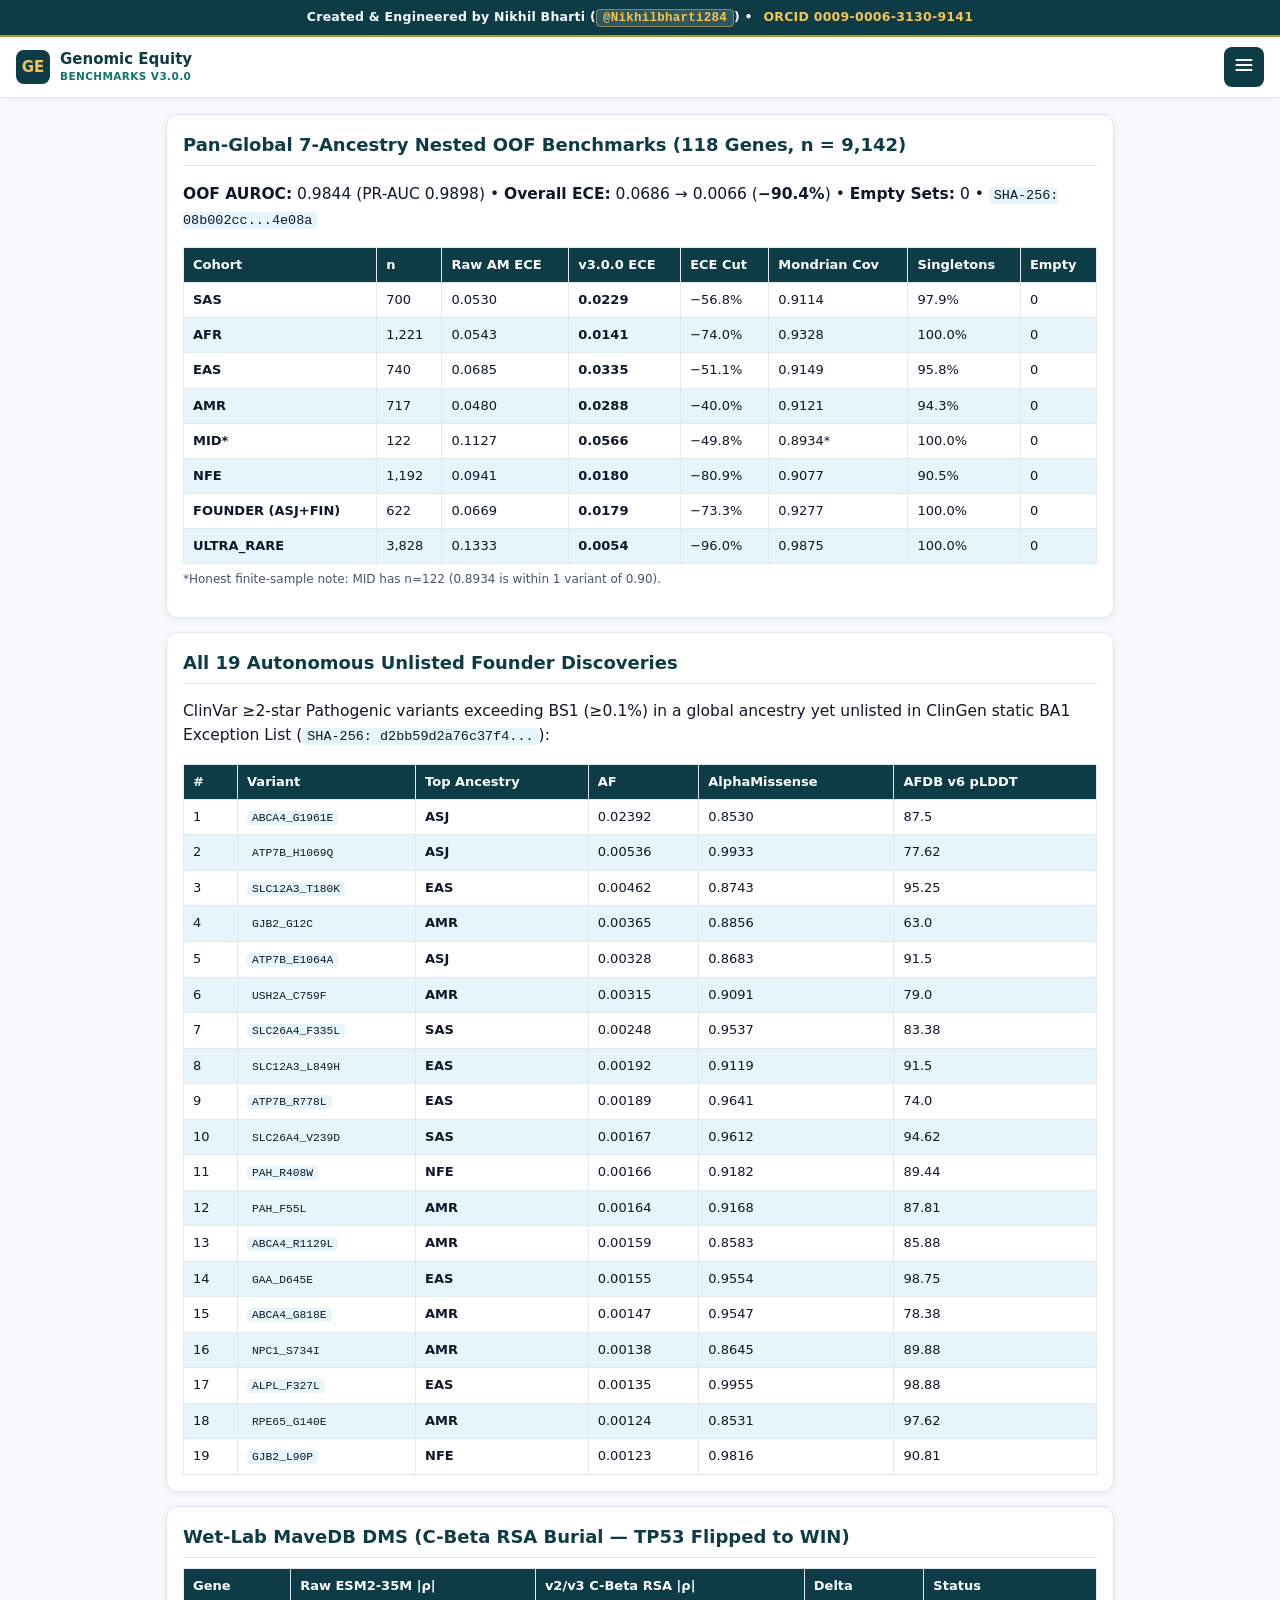
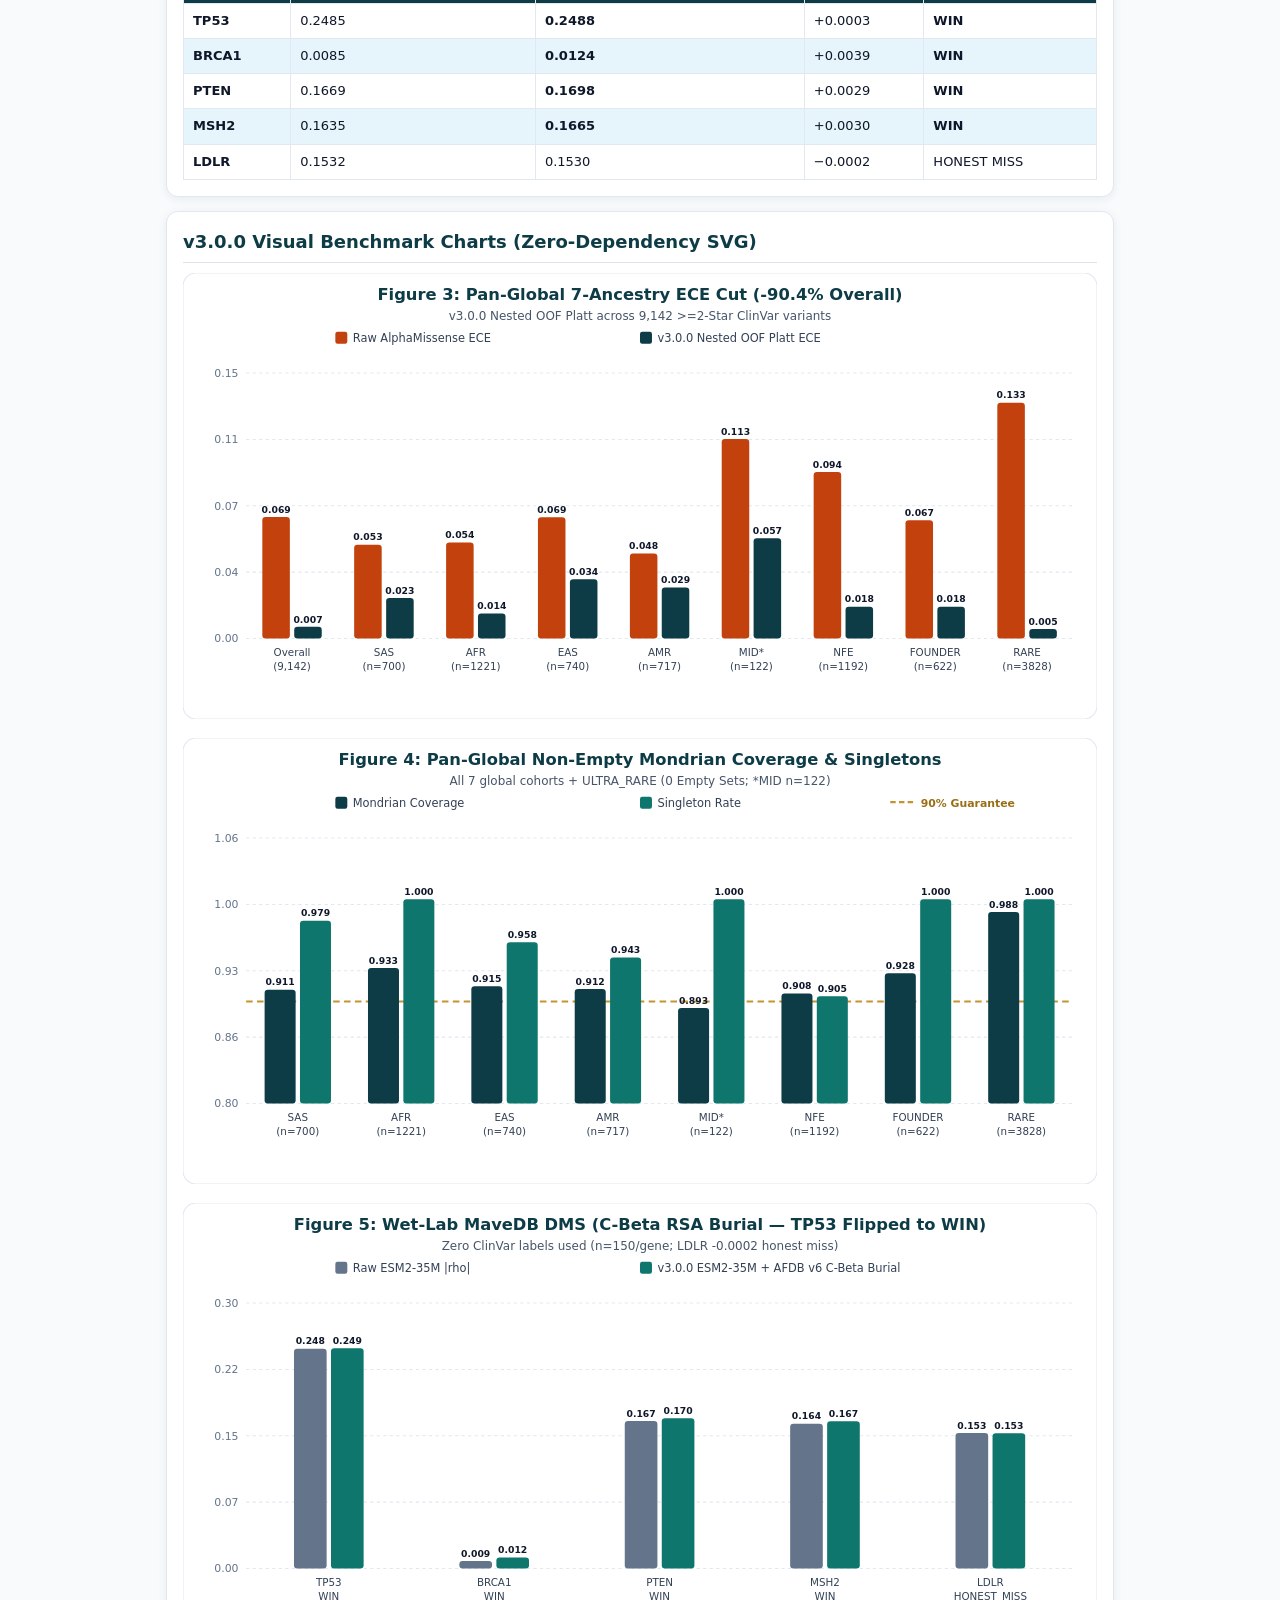
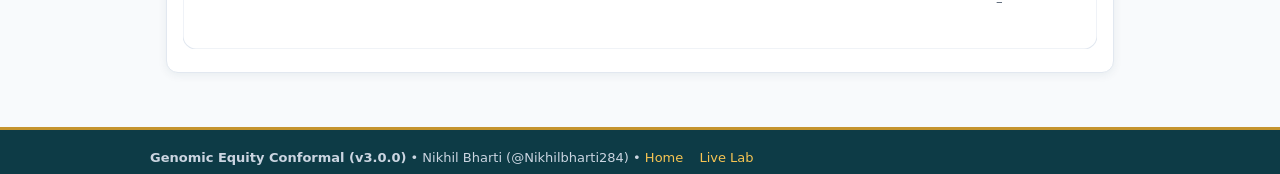
<file: docs/results.html>
<!doctype html>
<html lang="en">
<head>
<meta charset="utf-8"><meta name="viewport" content="width=device-width,initial-scale=1">
<title>v3.0.0 Benchmarks &amp; 19 Discoveries — Genomic Equity Conformal</title>
<link rel="stylesheet" href="css/style.css?v=9">
</head>
<body>
<div class="author-ribbon">Created &amp; Engineered by <strong>Nikhil Bharti</strong> (<span class="author-handle">@Nikhilbharti284</span>) &bull; <a href="https://orcid.org/0009-0006-3130-9141" target="_blank">ORCID 0009-0006-3130-9141</a></div>
<header class="who-header">
  <a class="brand" href="index.html"><div class="brand-mark">GE</div><div><div class="brand-title">Genomic Equity</div><div class="brand-sub">BENCHMARKS V3.0.0</div></div></a>
  <button class="menu-btn" onclick="toggleDrawer(true)"><svg width="20" height="20" viewBox="0 0 24 24" fill="none" stroke="currentColor" stroke-width="2.5" stroke-linecap="round"><line x1="3" y1="6" x2="21" y2="6"/><line x1="3" y1="12" x2="21" y2="12"/><line x1="3" y1="18" x2="21" y2="18"/></svg></button>
</header>
<nav id="nav-drawer" class="drawer">
  <div class="drawer-top"><strong>Genomic Equity v3.0.0</strong><button class="menu-btn" onclick="toggleDrawer(false)">X</button></div>
  <a href="index.html">Home &amp; 5-Stage Architecture</a>
  <a href="results.html">7-Ancestry Benchmarks &amp; All 19 Discoveries</a>
  <a href="lab.html">Live Interactive Lab (PGx + Zygosity + BA1)</a>
  <a href="whitepaper.html">Printable v3.0.0 Whitepaper (PDF)</a>
  <a href="https://github.com/Nikhilbharti284/genomic-equity-conformal/tree/main/src" target="_blank">Browse Full v3.0.0 Source Code (GitHub) &#8599;</a>
  <a href="https://orcid.org/0009-0006-3130-9141" target="_blank">ORCID: 0009-0006-3130-9141 &#8599;</a>
</nav>

<main class="wrap">
  <section class="card">
    <h2>Pan-Global 7-Ancestry Nested OOF Benchmarks (118 Genes, n = 9,142)</h2>
    <p><strong>OOF AUROC:</strong> 0.9844 (PR-AUC 0.9898) &bull; <strong>Overall ECE:</strong> 0.0686 &#8594; 0.0066 (<strong>&#8722;90.4%</strong>) &bull; <strong>Empty Sets:</strong> 0 &bull; <code>SHA-256: 08b002cc...4e08a</code></p>
    <div class="tbl-wrap"><table>
      <thead><tr><th>Cohort</th><th>n</th><th>Raw AM ECE</th><th>v3.0.0 ECE</th><th>ECE Cut</th><th>Mondrian Cov</th><th>Singletons</th><th>Empty</th></tr></thead>
      <tbody>
        <tr><td><strong>SAS</strong></td><td>700</td><td>0.0530</td><td><strong>0.0229</strong></td><td>&#8722;56.8%</td><td>0.9114</td><td>97.9%</td><td>0</td></tr>
        <tr><td><strong>AFR</strong></td><td>1,221</td><td>0.0543</td><td><strong>0.0141</strong></td><td>&#8722;74.0%</td><td>0.9328</td><td>100.0%</td><td>0</td></tr>
        <tr><td><strong>EAS</strong></td><td>740</td><td>0.0685</td><td><strong>0.0335</strong></td><td>&#8722;51.1%</td><td>0.9149</td><td>95.8%</td><td>0</td></tr>
        <tr><td><strong>AMR</strong></td><td>717</td><td>0.0480</td><td><strong>0.0288</strong></td><td>&#8722;40.0%</td><td>0.9121</td><td>94.3%</td><td>0</td></tr>
        <tr><td><strong>MID*</strong></td><td>122</td><td>0.1127</td><td><strong>0.0566</strong></td><td>&#8722;49.8%</td><td>0.8934*</td><td>100.0%</td><td>0</td></tr>
        <tr><td><strong>NFE</strong></td><td>1,192</td><td>0.0941</td><td><strong>0.0180</strong></td><td>&#8722;80.9%</td><td>0.9077</td><td>90.5%</td><td>0</td></tr>
        <tr><td><strong>FOUNDER (ASJ+FIN)</strong></td><td>622</td><td>0.0669</td><td><strong>0.0179</strong></td><td>&#8722;73.3%</td><td>0.9277</td><td>100.0%</td><td>0</td></tr>
        <tr><td><strong>ULTRA_RARE</strong></td><td>3,828</td><td>0.1333</td><td><strong>0.0054</strong></td><td>&#8722;96.0%</td><td>0.9875</td><td>100.0%</td><td>0</td></tr>
      </tbody>
    </table></div>
    <p style="font-size:12px;color:#475569;margin-top:6px">*Honest finite-sample note: MID has n=122 (0.8934 is within 1 variant of 0.90).</p>
  </section>

  <section class="card">
    <h2>All 19 Autonomous Unlisted Founder Discoveries</h2><p>ClinVar &#8805;2-star Pathogenic variants exceeding BS1 (&#8805;0.1%) in a global ancestry yet unlisted in ClinGen static BA1 Exception List (<code>SHA-256: d2bb59d2a76c37f4...</code>):</p><div class="tbl-wrap"><table><thead><tr><th>#</th><th>Variant</th><th>Top Ancestry</th><th>AF</th><th>AlphaMissense</th><th>AFDB v6 pLDDT</th></tr></thead><tbody><tr><td>1</td><td><code>ABCA4_G1961E</code></td><td><strong>ASJ</strong></td><td>0.02392</td><td>0.8530</td><td>87.5</td></tr><tr><td>2</td><td><code>ATP7B_H1069Q</code></td><td><strong>ASJ</strong></td><td>0.00536</td><td>0.9933</td><td>77.62</td></tr><tr><td>3</td><td><code>SLC12A3_T180K</code></td><td><strong>EAS</strong></td><td>0.00462</td><td>0.8743</td><td>95.25</td></tr><tr><td>4</td><td><code>GJB2_G12C</code></td><td><strong>AMR</strong></td><td>0.00365</td><td>0.8856</td><td>63.0</td></tr><tr><td>5</td><td><code>ATP7B_E1064A</code></td><td><strong>ASJ</strong></td><td>0.00328</td><td>0.8683</td><td>91.5</td></tr><tr><td>6</td><td><code>USH2A_C759F</code></td><td><strong>AMR</strong></td><td>0.00315</td><td>0.9091</td><td>79.0</td></tr><tr><td>7</td><td><code>SLC26A4_F335L</code></td><td><strong>SAS</strong></td><td>0.00248</td><td>0.9537</td><td>83.38</td></tr><tr><td>8</td><td><code>SLC12A3_L849H</code></td><td><strong>EAS</strong></td><td>0.00192</td><td>0.9119</td><td>91.5</td></tr><tr><td>9</td><td><code>ATP7B_R778L</code></td><td><strong>EAS</strong></td><td>0.00189</td><td>0.9641</td><td>74.0</td></tr><tr><td>10</td><td><code>SLC26A4_V239D</code></td><td><strong>SAS</strong></td><td>0.00167</td><td>0.9612</td><td>94.62</td></tr><tr><td>11</td><td><code>PAH_R408W</code></td><td><strong>NFE</strong></td><td>0.00166</td><td>0.9182</td><td>89.44</td></tr><tr><td>12</td><td><code>PAH_F55L</code></td><td><strong>AMR</strong></td><td>0.00164</td><td>0.9168</td><td>87.81</td></tr><tr><td>13</td><td><code>ABCA4_R1129L</code></td><td><strong>AMR</strong></td><td>0.00159</td><td>0.8583</td><td>85.88</td></tr><tr><td>14</td><td><code>GAA_D645E</code></td><td><strong>EAS</strong></td><td>0.00155</td><td>0.9554</td><td>98.75</td></tr><tr><td>15</td><td><code>ABCA4_G818E</code></td><td><strong>AMR</strong></td><td>0.00147</td><td>0.9547</td><td>78.38</td></tr><tr><td>16</td><td><code>NPC1_S734I</code></td><td><strong>AMR</strong></td><td>0.00138</td><td>0.8645</td><td>89.88</td></tr><tr><td>17</td><td><code>ALPL_F327L</code></td><td><strong>EAS</strong></td><td>0.00135</td><td>0.9955</td><td>98.88</td></tr><tr><td>18</td><td><code>RPE65_G140E</code></td><td><strong>AMR</strong></td><td>0.00124</td><td>0.8531</td><td>97.62</td></tr><tr><td>19</td><td><code>GJB2_L90P</code></td><td><strong>NFE</strong></td><td>0.00123</td><td>0.9816</td><td>90.81</td></tr></tbody></table></div>
  </section>

  <section class="card">
    <h2>Wet-Lab MaveDB DMS (C-Beta RSA Burial — TP53 Flipped to WIN)</h2>
    <div class="tbl-wrap"><table>
      <thead><tr><th>Gene</th><th>Raw ESM2-35M |&#961;|</th><th>v2/v3 C-Beta RSA |&#961;|</th><th>Delta</th><th>Status</th></tr></thead>
      <tbody>
        <tr><td><strong>TP53</strong></td><td>0.2485</td><td><strong>0.2488</strong></td><td>+0.0003</td><td><strong>WIN</strong></td></tr>
        <tr><td><strong>BRCA1</strong></td><td>0.0085</td><td><strong>0.0124</strong></td><td>+0.0039</td><td><strong>WIN</strong></td></tr>
        <tr><td><strong>PTEN</strong></td><td>0.1669</td><td><strong>0.1698</strong></td><td>+0.0029</td><td><strong>WIN</strong></td></tr>
        <tr><td><strong>MSH2</strong></td><td>0.1635</td><td><strong>0.1665</strong></td><td>+0.0030</td><td><strong>WIN</strong></td></tr>
        <tr><td><strong>LDLR</strong></td><td>0.1532</td><td>0.1530</td><td>&#8722;0.0002</td><td>HONEST MISS</td></tr>
      </tbody>
    </table></div>
  </section>
<section class="card"><h2>v3.0.0 Visual Benchmark Charts (Zero-Dependency SVG)</h2><img src="assets/figures/fig3_ece.svg?v=9" alt="7-Ancestry ECE Cut" style="width:100%;height:auto;margin-bottom:12px"><img src="assets/figures/fig4_conformal.svg?v=9" alt="7-Ancestry Mondrian Coverage" style="width:100%;height:auto;margin-bottom:12px"><img src="assets/figures/fig5_mavedb.svg?v=9" alt="MaveDB C-Beta RSA Burial" style="width:100%;height:auto"></section>
</main>

<footer class="footer"><div class="wrap" style="padding:0"><strong>Genomic Equity Conformal (v3.0.0)</strong> &bull; Nikhil Bharti (@Nikhilbharti284) &bull; <a href="index.html">Home</a> <a href="lab.html">Live Lab</a></div></footer>
<script src="js/main.js?v=9"></script>
</body>
</html>
</file>
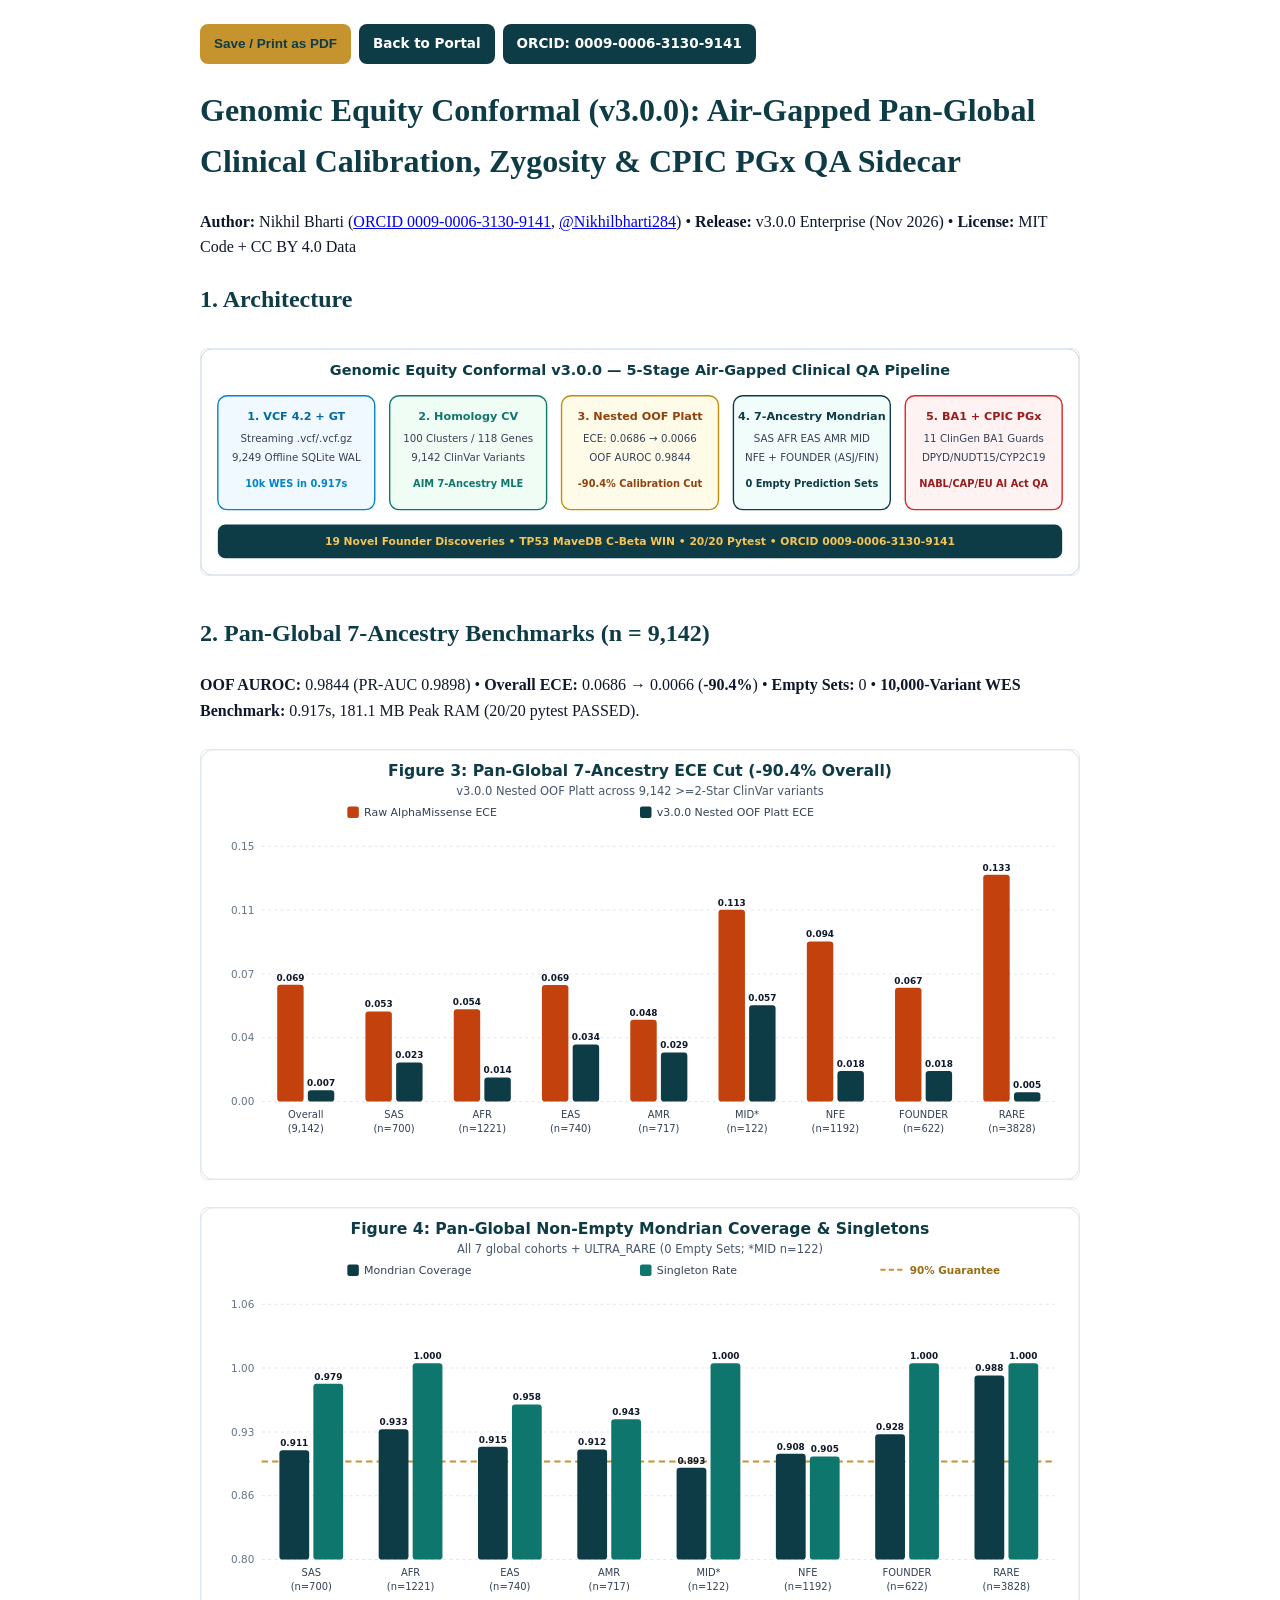
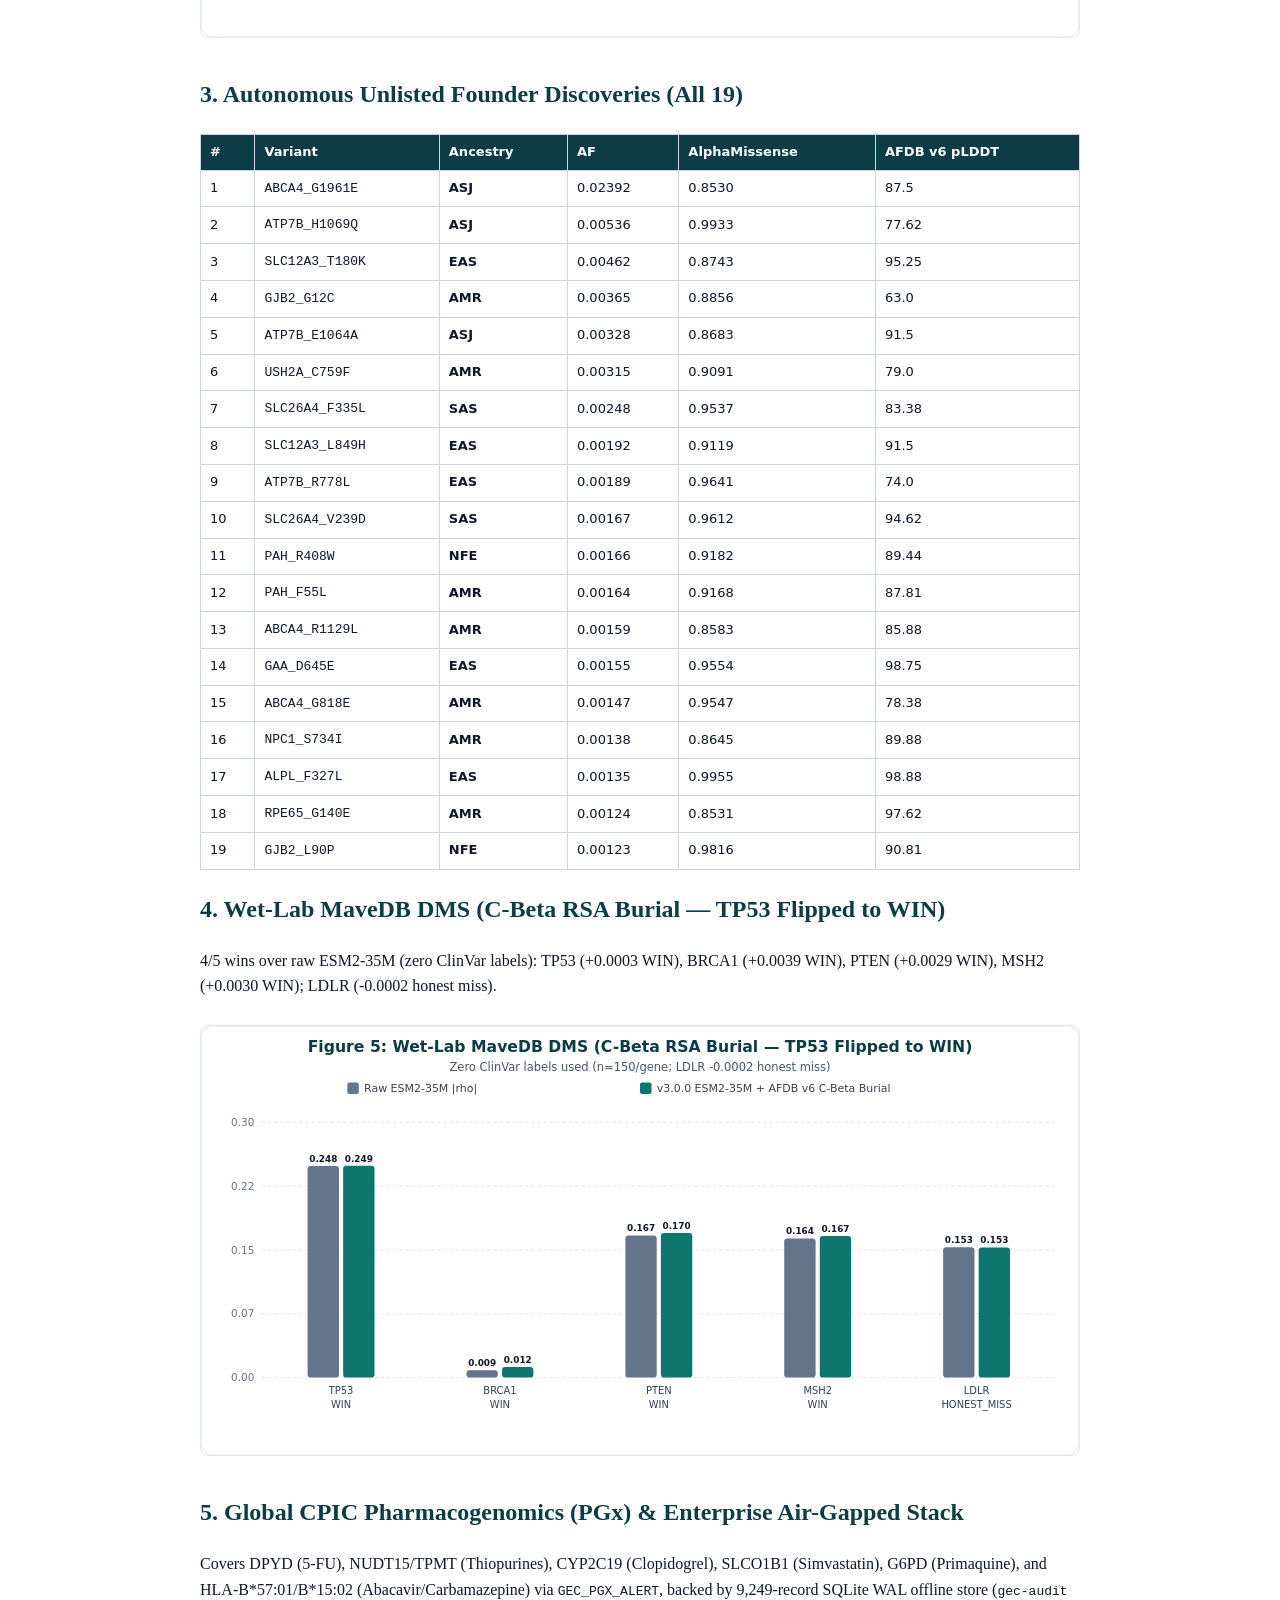
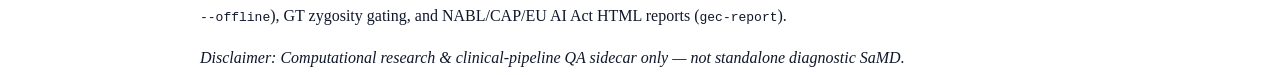
<file: docs/whitepaper.html>
<!doctype html><html lang="en"><head><meta charset="utf-8"><meta name="viewport" content="width=device-width,initial-scale=1">
<title>Technical Whitepaper (v3.0.0) — Genomic Equity Conformal</title>
<style>body{font-family:Georgia,serif;max-width:880px;margin:24px auto;padding:0 16px;color:#0f172a;line-height:1.6}.bar{display:flex;gap:8px;flex-wrap:wrap;margin-bottom:18px;font-family:system-ui,sans-serif}.btn{background:#0d3b46;color:#fff;padding:9px 14px;border-radius:8px;text-decoration:none;font-weight:700;border:none;cursor:pointer;font-size:13.5px}.btn-gold{background:#c5942f;color:#0d3b46}h1,h2{color:#0d3b46}table{width:100%;border-collapse:collapse;margin:12px 0;font-family:system-ui,sans-serif;font-size:13px}th,td{border:1px solid #cbd5e1;padding:7px 9px;text-align:left}th{background:#0d3b46;color:#fff}img{max-width:100%;height:auto;margin:10px 0;border:1px solid #e2e8f0;border-radius:8px}@media print{.bar{display:none}}</style>
</head><body>
<div class="bar"><button class="btn btn-gold" onclick="window.print()">Save / Print as PDF</button><a class="btn" href="index.html">Back to Portal</a><a class="btn" href="https://orcid.org/0009-0006-3130-9141" target="_blank">ORCID: 0009-0006-3130-9141</a></div>
<h1>Genomic Equity Conformal (v3.0.0): Air-Gapped Pan-Global Clinical Calibration, Zygosity &amp; CPIC PGx QA Sidecar</h1>
<p><strong>Author:</strong> Nikhil Bharti (<a href="https://orcid.org/0009-0006-3130-9141">ORCID 0009-0006-3130-9141</a>, <a href="https://github.com/Nikhilbharti284/genomic-equity-conformal">@Nikhilbharti284</a>) &bull; <strong>Release:</strong> v3.0.0 Enterprise (Nov 2026) &bull; <strong>License:</strong> MIT Code + CC BY 4.0 Data</p>
<h2>1. Architecture</h2><img src="assets/figures/pipeline_5stage.svg?v=9" alt="v3.0.0 5-Stage Pipeline">
<h2>2. Pan-Global 7-Ancestry Benchmarks (n = 9,142)</h2>
<p><strong>OOF AUROC:</strong> 0.9844 (PR-AUC 0.9898) &bull; <strong>Overall ECE:</strong> 0.0686 &#8594; 0.0066 (<strong>-90.4%</strong>) &bull; <strong>Empty Sets:</strong> 0 &bull; <strong>10,000-Variant WES Benchmark:</strong> 0.917s, 181.1 MB Peak RAM (20/20 pytest PASSED).</p>
<img src="assets/figures/fig3_ece.svg?v=9" alt="7-Ancestry ECE"><img src="assets/figures/fig4_conformal.svg?v=9" alt="7-Ancestry Coverage">
<h2>3. Autonomous Unlisted Founder Discoveries (All 19)</h2>
<table><thead><tr><th>#</th><th>Variant</th><th>Ancestry</th><th>AF</th><th>AlphaMissense</th><th>AFDB v6 pLDDT</th></tr></thead><tbody><tr><td>1</td><td><code>ABCA4_G1961E</code></td><td><strong>ASJ</strong></td><td>0.02392</td><td>0.8530</td><td>87.5</td></tr><tr><td>2</td><td><code>ATP7B_H1069Q</code></td><td><strong>ASJ</strong></td><td>0.00536</td><td>0.9933</td><td>77.62</td></tr><tr><td>3</td><td><code>SLC12A3_T180K</code></td><td><strong>EAS</strong></td><td>0.00462</td><td>0.8743</td><td>95.25</td></tr><tr><td>4</td><td><code>GJB2_G12C</code></td><td><strong>AMR</strong></td><td>0.00365</td><td>0.8856</td><td>63.0</td></tr><tr><td>5</td><td><code>ATP7B_E1064A</code></td><td><strong>ASJ</strong></td><td>0.00328</td><td>0.8683</td><td>91.5</td></tr><tr><td>6</td><td><code>USH2A_C759F</code></td><td><strong>AMR</strong></td><td>0.00315</td><td>0.9091</td><td>79.0</td></tr><tr><td>7</td><td><code>SLC26A4_F335L</code></td><td><strong>SAS</strong></td><td>0.00248</td><td>0.9537</td><td>83.38</td></tr><tr><td>8</td><td><code>SLC12A3_L849H</code></td><td><strong>EAS</strong></td><td>0.00192</td><td>0.9119</td><td>91.5</td></tr><tr><td>9</td><td><code>ATP7B_R778L</code></td><td><strong>EAS</strong></td><td>0.00189</td><td>0.9641</td><td>74.0</td></tr><tr><td>10</td><td><code>SLC26A4_V239D</code></td><td><strong>SAS</strong></td><td>0.00167</td><td>0.9612</td><td>94.62</td></tr><tr><td>11</td><td><code>PAH_R408W</code></td><td><strong>NFE</strong></td><td>0.00166</td><td>0.9182</td><td>89.44</td></tr><tr><td>12</td><td><code>PAH_F55L</code></td><td><strong>AMR</strong></td><td>0.00164</td><td>0.9168</td><td>87.81</td></tr><tr><td>13</td><td><code>ABCA4_R1129L</code></td><td><strong>AMR</strong></td><td>0.00159</td><td>0.8583</td><td>85.88</td></tr><tr><td>14</td><td><code>GAA_D645E</code></td><td><strong>EAS</strong></td><td>0.00155</td><td>0.9554</td><td>98.75</td></tr><tr><td>15</td><td><code>ABCA4_G818E</code></td><td><strong>AMR</strong></td><td>0.00147</td><td>0.9547</td><td>78.38</td></tr><tr><td>16</td><td><code>NPC1_S734I</code></td><td><strong>AMR</strong></td><td>0.00138</td><td>0.8645</td><td>89.88</td></tr><tr><td>17</td><td><code>ALPL_F327L</code></td><td><strong>EAS</strong></td><td>0.00135</td><td>0.9955</td><td>98.88</td></tr><tr><td>18</td><td><code>RPE65_G140E</code></td><td><strong>AMR</strong></td><td>0.00124</td><td>0.8531</td><td>97.62</td></tr><tr><td>19</td><td><code>GJB2_L90P</code></td><td><strong>NFE</strong></td><td>0.00123</td><td>0.9816</td><td>90.81</td></tr></tbody></table>
<h2>4. Wet-Lab MaveDB DMS (C-Beta RSA Burial — TP53 Flipped to WIN)</h2>
<p>4/5 wins over raw ESM2-35M (zero ClinVar labels): TP53 (+0.0003 WIN), BRCA1 (+0.0039 WIN), PTEN (+0.0029 WIN), MSH2 (+0.0030 WIN); LDLR (-0.0002 honest miss).</p>
<img src="assets/figures/fig5_mavedb.svg?v=9" alt="MaveDB v3">
<h2>5. Global CPIC Pharmacogenomics (PGx) &amp; Enterprise Air-Gapped Stack</h2>
<p>Covers DPYD (5-FU), NUDT15/TPMT (Thiopurines), CYP2C19 (Clopidogrel), SLCO1B1 (Simvastatin), G6PD (Primaquine), and HLA-B*57:01/B*15:02 (Abacavir/Carbamazepine) via <code>GEC_PGX_ALERT</code>, backed by 9,249-record SQLite WAL offline store (<code>gec-audit --offline</code>), GT zygosity gating, and NABL/CAP/EU AI Act HTML reports (<code>gec-report</code>).</p>
<p><em>Disclaimer: Computational research &amp; clinical-pipeline QA sidecar only — not standalone diagnostic SaMD.</em></p>
</body></html>
</file>
<file: docs/css/style.css>
:root{
  --navy:#00205C;--navy-dark:#001640;--blue:#0093D5;--gold:#f5b82e;
  --bg:#F4F7FA;--card:#ffffff;--surface:#E6F4FB;--border:#dce4ea;
  --text:#13242c;--muted:#4f6470;--shadow:0 2px 10px rgba(11,60,73,.07);
  --code-bg:#f8fafc;--code-text:#0f172a;
  --pass-bg:#dcfce7;--pass-fg:#166534;--warn-bg:#fef3c7;--warn-fg:#92400e;--danger-bg:#fee2e2;--danger-fg:#991b1b;
}
[data-theme="dark"]{
  --bg:#0d181f;--card:#14252f;--surface:#1a303d;--border:#264150;
  --text:#e8f1f5;--muted:#9fb6c2;--blue:#5cc8f0;--shadow:0 4px 16px rgba(0,0,0,.35);
  --code-bg:#0a1319;--code-text:#e2e8f0;
  --pass-bg:#143824;--pass-fg:#86efac;--warn-bg:#3b2a0a;--warn-fg:#fcd34d;--danger-bg:#3f1515;--danger-fg:#fca5a5;
}
*,*::before,*::after{box-sizing:border-box}
html,body{margin:0;padding:0;max-width:100%;overflow-x:hidden;scroll-behavior:smooth}
body{font-family:'Inter',system-ui,-apple-system,sans-serif;background:var(--bg);color:var(--text);line-height:1.6;font-size:15.5px}
#progress-bar{position:fixed;top:0;left:0;height:3px;width:0;background:var(--gold);z-index:2500}

/* WHO-Style Clean White Top Header */
.who-header{position:sticky;top:0;z-index:1000;background:var(--card);border-bottom:1px solid var(--border);box-shadow:0 1px 6px rgba(0,0,0,.06)}
.header-inner{max-width:1280px;margin:0 auto;padding:10px 16px;display:flex;align-items:center;justify-content:space-between;gap:12px}
.who-brand{display:flex;align-items:center;gap:10px;text-decoration:none;color:var(--navy);min-width:0}
[data-theme="dark"] .who-brand{color:#fff}
.who-brand img{width:36px;height:36px;flex-shrink:0}
.brand-text{display:flex;flex-direction:column;line-height:1.15}
.brand-text strong{font-size:.98rem;font-weight:800;letter-spacing:-.01em}
.brand-text span{font-size:.73rem;color:var(--blue);font-weight:700;letter-spacing:.03em;text-transform:uppercase}

.desktop-nav{display:flex;align-items:center;gap:4px}
.desktop-nav a{color:var(--text);text-decoration:none;font-size:.86rem;font-weight:600;padding:7px 10px;border-radius:7px}
.desktop-nav a:hover,.desktop-nav a.active{background:var(--surface);color:var(--blue)}
.header-actions{display:flex;align-items:center;gap:8px;flex-shrink:0}
.pill-cta{background:var(--gold);color:#13242c;text-decoration:none;font-weight:800;font-size:.82rem;padding:7px 13px;border-radius:999px;white-space:nowrap}
.who-burger{width:42px;height:42px;border:0;border-radius:8px;background:var(--navy);color:#fff;font-size:1.3rem;cursor:pointer;display:inline-flex;align-items:center;justify-content:center;flex-shrink:0}
.who-burger:hover{background:#0d4f61}

/* WHO-Style Full-Screen Dark Navigation Drawer */
.who-drawer{position:fixed;inset:0;z-index:2000;background:#001640;color:#fff;display:none;flex-direction:column;overflow-y:auto}
.who-drawer.open{display:flex}
.drawer-top{display:flex;align-items:center;justify-content:space-between;padding:14px 18px;border-bottom:1px solid rgba(255,255,255,.12)}
.drawer-brand{display:flex;align-items:center;gap:10px;color:#fff;text-decoration:none;font-weight:800;font-size:1rem}
.drawer-close{background:transparent;border:0;color:#fff;font-size:2rem;line-height:1;cursor:pointer;padding:4px 8px}
.drawer-tools{padding:12px 18px;display:flex;gap:10px;border-bottom:1px solid rgba(255,255,255,.12);background:rgba(0,0,0,.15)}
.drawer-search{flex:1;padding:9px 12px;border-radius:8px;border:1px solid rgba(255,255,255,.22);background:rgba(255,255,255,.08);color:#fff;font-size:.92rem}
.drawer-search::placeholder{color:#a8c0cc}
.drawer-theme{padding:8px 12px;border-radius:8px;border:1px solid rgba(255,255,255,.25);background:rgba(255,255,255,.1);color:#fff;font-weight:700;cursor:pointer;white-space:nowrap}
.drawer-results{padding:0 18px;background:#102028}
.drawer-results a{display:block;padding:10px 0;color:#fff;text-decoration:none;border-bottom:1px solid rgba(255,255,255,.08);font-size:.9rem}
.drawer-results small{color:#9ec4d4;display:block}
.drawer-links{display:flex;flex-direction:column}
.drawer-links a{display:flex;align-items:center;justify-content:space-between;padding:15px 20px;color:#fff;text-decoration:none;font-size:1.02rem;font-weight:700;border-bottom:1px solid rgba(255,255,255,.1)}
.drawer-links a.active{color:#38bdf8;background:rgba(56,189,248,.08)}
.drawer-links a span.chev{color:#8fb3c4;font-weight:400;font-size:1.2rem}

/* Full-Bleed WHO-Style Illustrated Hero */
.who-hero{position:relative;background:linear-gradient(135deg,#00205C 0%,#004B87 55%,#144272 100%);color:#fff;overflow:hidden;border-bottom:4px solid var(--gold)}
.who-hero-inner{max-width:1280px;margin:0 auto;padding:34px 18px 36px;display:grid;grid-template-columns:1.25fr .95fr;gap:24px;align-items:center}
.hero-tag{display:inline-block;background:rgba(245,184,46,.18);color:var(--gold);border:1px solid rgba(245,184,46,.45);padding:4px 11px;border-radius:999px;font-size:.75rem;font-weight:800;letter-spacing:.07em;text-transform:uppercase;margin-bottom:12px}
.who-hero h1{margin:0 0 12px;font-size:clamp(1.65rem,3.4vw,2.5rem);line-height:1.16;font-weight:800}
.who-hero p{margin:0 0 18px;color:#dbeaf0;font-size:.98rem;max-width:62ch}
.hero-btns{display:flex;gap:10px;flex-wrap:wrap}
.btn-gold{background:var(--gold);color:#00205C;text-decoration:none;font-weight:800;padding:10px 18px;border-radius:8px;font-size:.9rem;display:inline-block}
.btn-outline{background:rgba(255,255,255,.12);color:#fff;border:1px solid rgba(255,255,255,.35);text-decoration:none;font-weight:700;padding:10px 16px;border-radius:8px;font-size:.9rem;display:inline-block}
.hero-art{width:100%;max-width:440px;margin:0 auto;display:block;border-radius:12px;box-shadow:0 10px 28px rgba(0,0,0,.22)}

/* Main Container */
.container{max-width:1240px;margin:0 auto;padding:24px 16px 56px}
.section-head{display:flex;align-items:baseline;justify-content:space-between;gap:12px;margin:26px 0 14px;border-bottom:2px solid var(--border);padding-bottom:8px}
.section-head h2{margin:0;font-size:1.35rem;color:var(--navy)}
[data-theme="dark"] .section-head h2{color:#fff}
.section-head a{color:var(--blue);text-decoration:none;font-weight:700;font-size:.9rem;white-space:nowrap}

/* KPI Strip (2x2 on mobile, 4x1 on desktop) */
.kpi-grid{display:grid;grid-template-columns:repeat(4,minmax(0,1fr));gap:12px;margin:0 0 22px}
.kpi-card{background:var(--card);border:1px solid var(--border);border-top:4px solid var(--blue);border-radius:12px;padding:15px;box-shadow:var(--shadow)}
.kpi-val{font-size:1.5rem;font-weight:800;color:var(--navy);line-height:1.15}
[data-theme="dark"] .kpi-val{color:#5cc8f0}
.kpi-lbl{font-size:.82rem;color:var(--muted);margin-top:5px;line-height:1.4}

/* WHO Editorial Visual Cards */
.editorial-grid{display:grid;grid-template-columns:repeat(3,minmax(0,1fr));gap:18px;margin-bottom:24px}
.ed-card{background:var(--card);border:1px solid var(--border);border-radius:12px;overflow:hidden;box-shadow:var(--shadow);text-decoration:none;color:var(--text);display:flex;flex-direction:column;transition:transform .15s}
.ed-card:hover{transform:translateY(-3px)}
.ed-thumb{width:100%;aspect-ratio:16/9;display:block;object-fit:cover;background:var(--surface)}
.ed-body{padding:15px 16px;flex:1;display:flex;flex-direction:column}
.ed-meta{font-size:.76rem;color:var(--muted);font-weight:600;margin-bottom:6px;text-transform:uppercase;letter-spacing:.03em}
.ed-body h3{margin:0 0 8px;font-size:1.05rem;line-height:1.3;color:var(--navy)}
[data-theme="dark"] .ed-body h3{color:#fff}
.ed-body p{margin:0;font-size:.88rem;color:var(--muted)}

/* Standard Cards, Tables, Timeline, Pipeline, Code */
.card{background:var(--card);border:1px solid var(--border);border-radius:12px;padding:18px 20px;margin-bottom:18px;box-shadow:var(--shadow)}
.card h2{margin:0 0 12px;font-size:1.25rem;color:var(--navy);padding-bottom:6px;border-bottom:1.5px solid var(--border)}
[data-theme="dark"] .card h2{color:#fff}
.banner-warn{background:var(--warn-bg);color:var(--warn-fg);border-left:4px solid var(--gold);border-radius:10px;padding:14px 16px;margin-bottom:20px;font-size:.92rem}
.chip{display:inline-block;padding:3px 9px;border-radius:999px;font-size:.76rem;font-weight:700;white-space:nowrap}
.chip-pass{background:var(--pass-bg);color:var(--pass-fg)}.chip-warn{background:var(--warn-bg);color:var(--warn-fg)}.chip-danger{background:var(--danger-bg);color:var(--danger-fg)}
.table-wrap{width:100%;overflow-x:auto;-webkit-overflow-scrolling:touch;border:1px solid var(--border);border-radius:10px;margin:10px 0}
table{width:100%;border-collapse:collapse;min-width:520px;font-size:.89rem}
th,td{padding:9px 11px;text-align:left;border-bottom:1px solid var(--border);vertical-align:top}
th{background:var(--navy);color:#fff;white-space:nowrap}td.num,th.num{text-align:right;white-space:nowrap}tbody tr:nth-child(even){background:var(--surface)}
a{color:var(--blue)}
.timeline{display:grid;grid-template-columns:repeat(4,minmax(0,1fr));gap:12px}
.tl-step{background:var(--surface);border:1px solid var(--border);border-top:3px solid var(--blue);border-radius:10px;padding:13px;font-size:.86rem}
.tl-step strong{display:block;color:var(--navy);margin-bottom:5px;font-size:.92rem}
[data-theme="dark"] .tl-step strong{color:#5cc8f0}
.pipeline{display:grid;grid-template-columns:repeat(5,minmax(0,1fr));gap:10px;margin:12px 0}
.pipe-stage{background:var(--surface);border:2px solid var(--border);border-radius:10px;padding:12px;text-align:left;cursor:pointer;color:var(--text);font-family:inherit}
.pipe-stage.active,.pipe-stage:hover{border-color:var(--gold)}
.pipe-detail{background:var(--surface);border-left:4px solid var(--gold);border-radius:10px;padding:14px 16px;font-size:.92rem}
.chart-box{position:relative;height:320px;width:100%;margin:10px 0}
pre,code{font-family:'JetBrains Mono',ui-monospace,monospace}code{background:var(--surface);padding:1px 5px;border-radius:4px;font-size:.87em}
.code-box{border:1px solid var(--border);border-radius:10px;overflow:hidden;margin:12px 0}
.code-bar{background:var(--surface);padding:8px 12px;display:flex;justify-content:space-between;align-items:center;border-bottom:1px solid var(--border);font-size:.84rem;gap:8px;flex-wrap:wrap}
.code-box pre{margin:0;padding:12px;background:var(--code-bg);color:var(--code-text);overflow-x:auto;font-size:.82rem;line-height:1.46}
.code-box pre code{background:transparent;padding:0}.code-lines{display:flex}
.line-nums{user-select:none;text-align:right;padding:12px 10px;color:var(--muted);background:var(--surface);border-right:1px solid var(--border);font-size:.8rem;line-height:1.46}
.btn{display:inline-flex;align-items:center;gap:6px;padding:6px 12px;border-radius:8px;border:1px solid var(--border);background:var(--surface);color:var(--text);font-weight:600;font-size:.82rem;cursor:pointer;text-decoration:none}
.acc-item{border:1px solid var(--border);border-radius:10px;margin-bottom:10px;overflow:hidden}
.acc-head{width:100%;background:var(--surface);color:var(--text);border:0;padding:12px 14px;display:flex;justify-content:space-between;align-items:center;gap:8px;text-align:left;cursor:pointer;font-weight:700;font-size:.91rem;font-family:inherit}
.acc-body{padding:12px 14px;display:none;background:var(--card);border-top:1px solid var(--border);font-size:.9rem}.acc-item.open .acc-body{display:block}
.filter-input{width:100%;max-width:440px;padding:10px 12px;border-radius:8px;border:1px solid var(--border);background:var(--bg);color:var(--text);font-size:.92rem;margin-bottom:14px}
.hash-cell{font-family:'JetBrains Mono',monospace;font-size:.76rem;word-break:break-all}
#back-to-top{position:fixed;right:16px;bottom:18px;width:42px;height:42px;border-radius:50%;background:var(--navy);color:var(--gold);border:2px solid var(--gold);cursor:pointer;display:none;align-items:center;justify-content:center;font-weight:800;z-index:900}
#back-to-top.show{display:flex}
footer{background:#001640;color:#dbe9ee;border-top:4px solid var(--gold);padding:26px 16px;margin-top:36px;font-size:.86rem}
.footer-inner{max-width:1240px;margin:0 auto;display:flex;flex-wrap:wrap;justify-content:space-between;gap:14px}footer a{color:var(--gold);text-decoration:none}

@media(max-width:1024px){
  .desktop-nav{display:none}
  .who-hero-inner{grid-template-columns:1fr}
  .editorial-grid{grid-template-columns:repeat(2,minmax(0,1fr))}
  .pipeline{grid-template-columns:repeat(2,minmax(0,1fr))}
  .timeline{grid-template-columns:repeat(2,minmax(0,1fr))}
}
@media(max-width:640px){
  .pill-cta{display:none}
  .kpi-grid{grid-template-columns:repeat(2,minmax(0,1fr));gap:10px}
  .kpi-val{font-size:1.3rem}
  .editorial-grid,.timeline,.pipeline{grid-template-columns:1fr}
  .who-hero-inner{padding:24px 16px 28px}
  .card{padding:15px}
}
@media print{.who-header,.who-drawer,#back-to-top,#progress-bar,footer,button,input[type=file]{display:none!important}body{background:#fff;color:#000}.card{box-shadow:none;border:1px solid #ccc;break-inside:avoid}}

.author-ribbon{background:#00205C;color:#e6f4f8;font-size:.76rem;font-weight:700;text-align:center;padding:6px 12px;border-bottom:2px solid #f5b82e;letter-spacing:.02em}.author-ribbon a{color:#f5b82e;text-decoration:none;margin-left:6px}.author-ribbon a:hover{text-decoration:underline}

.author-ribbon code{background:rgba(255,255,255,.16)!important;color:#f5b82e!important;padding:1px 6px;border-radius:4px}

/* v3 Author Ribbon High-Contrast Fix */
.author-ribbon code, .author-ribbon .author-handle {
  background: rgba(255,255,255,0.14) !important;
  color: #f6c453 !important;
  border: 1px solid rgba(246,196,83,0.45) !important;
  padding: 1px 6px !important;
  border-radius: 4px !important;
  font-weight: 700 !important;
}

/* === v3.0.0 Merged Clean UI Classes === */
:root{--teal:#0d3b46;--teal2:#0f766e;--gold:#c5942f;--gold2:#f6c453;--bg:#f8fafc;--card:#ffffff;--ink:#0f172a;--muted:#475569;--bdr:#e2e8f0}
*{box-sizing:border-box}
html,body{margin:0;padding:0;max-width:100%;overflow-x:hidden;font-family:system-ui,-apple-system,Segoe UI,Roboto,sans-serif;background:var(--bg);color:var(--ink);line-height:1.55}
.author-ribbon{background:var(--teal);color:#f8fafc;text-align:center;font-size:12.5px;padding:7px 10px;border-bottom:2px solid var(--gold)}
.author-ribbon a{color:var(--gold2);font-weight:700;text-decoration:none}
.author-handle{background:rgba(255,255,255,0.14);color:var(--gold2);border:1px solid rgba(246,196,83,0.45);padding:1px 6px;border-radius:4px;font-weight:700;font-family:monospace}
.who-header{position:sticky;top:0;z-index:40;background:#fff;border-bottom:1px solid var(--bdr);display:flex;align-items:center;justify-content:space-between;padding:10px 16px}
.brand{display:flex;align-items:center;gap:10px;text-decoration:none;color:var(--teal)}
.brand-mark{width:34px;height:34px;border-radius:8px;background:var(--teal);color:var(--gold2);display:grid;place-items:center;font-weight:900;font-size:15px}
.brand-title{font-weight:800;font-size:15px;line-height:1.15}
.brand-sub{font-size:10.5px;color:var(--teal2);font-weight:700;letter-spacing:.4px}
.menu-btn{background:var(--teal);color:#fff;border:none;border-radius:8px;width:40px;height:40px;font-size:20px;cursor:pointer}
.drawer{position:fixed;inset:0;z-index:60;background:#0a252d;color:#fff;display:none;flex-direction:column;padding:18px;overflow-y:auto}
.drawer.open{display:flex}
.drawer-top{display:flex;justify-content:space-between;align-items:center;padding-bottom:14px;border-bottom:1px solid rgba(255,255,255,.15)}
.drawer a{color:#f1f5f9;text-decoration:none;font-size:17px;font-weight:700;padding:14px 4px;border-bottom:1px solid rgba(255,255,255,.1)}
.drawer a:hover{color:var(--gold2)}
.wrap{max-width:980px;margin:0 auto;padding:16px}
.hero{background:var(--teal);color:#fff;border-radius:14px;padding:20px;border-bottom:4px solid var(--gold);margin-bottom:16px}
.hero h1{margin:6px 0 8px;font-size:24px;line-height:1.2}
.hero p{margin:0 0 12px;color:#e2e8f0;font-size:14.5px}
.pill{display:inline-block;background:rgba(246,196,83,.18);color:var(--gold2);border:1px solid rgba(246,196,83,.45);border-radius:20px;padding:3px 10px;font-size:11.5px;font-weight:700}
.kpis{display:grid;grid-template-columns:repeat(auto-fit,minmax(145px,1fr));gap:10px;margin:14px 0}
.kpi{background:var(--card);border:1px solid var(--bdr);border-radius:12px;padding:12px}
.kpi b{display:block;font-size:21px;color:var(--teal)}
.kpi span{font-size:12px;color:var(--muted)}
.card{background:var(--card);border:1px solid var(--bdr);border-radius:12px;padding:16px;margin-bottom:14px}
.card h2{margin:0 0 10px;font-size:18px;color:var(--teal)}
.btn{display:inline-block;padding:9px 14px;border-radius:8px;font-weight:700;font-size:13.5px;text-decoration:none;border:none;cursor:pointer}
.btn-gold{background:var(--gold);color:#0b232a}
.btn-teal{background:var(--teal);color:#fff}
.btn-orcid{background:#a6ce39;color:#0f172a}
.tbl-wrap{width:100%;overflow-x:auto}
table{width:100%;border-collapse:collapse;font-size:13px;min-width:540px}
th,td{border:1px solid var(--bdr);padding:7px 9px;text-align:left}
th{background:var(--teal);color:#fff}
tr:nth-child(even){background:#f8fafc}
pre{background:#0b1f26;color:#a7f3d0;padding:12px;border-radius:8px;overflow-x:auto;font-size:12px;white-space:pre-wrap}
.footer{background:var(--teal);color:#cbd5e1;padding:18px 16px;margin-top:24px;border-top:3px solid var(--gold);font-size:13px}
.footer a{color:var(--gold2);text-decoration:none;margin-right:12px}
</file>
